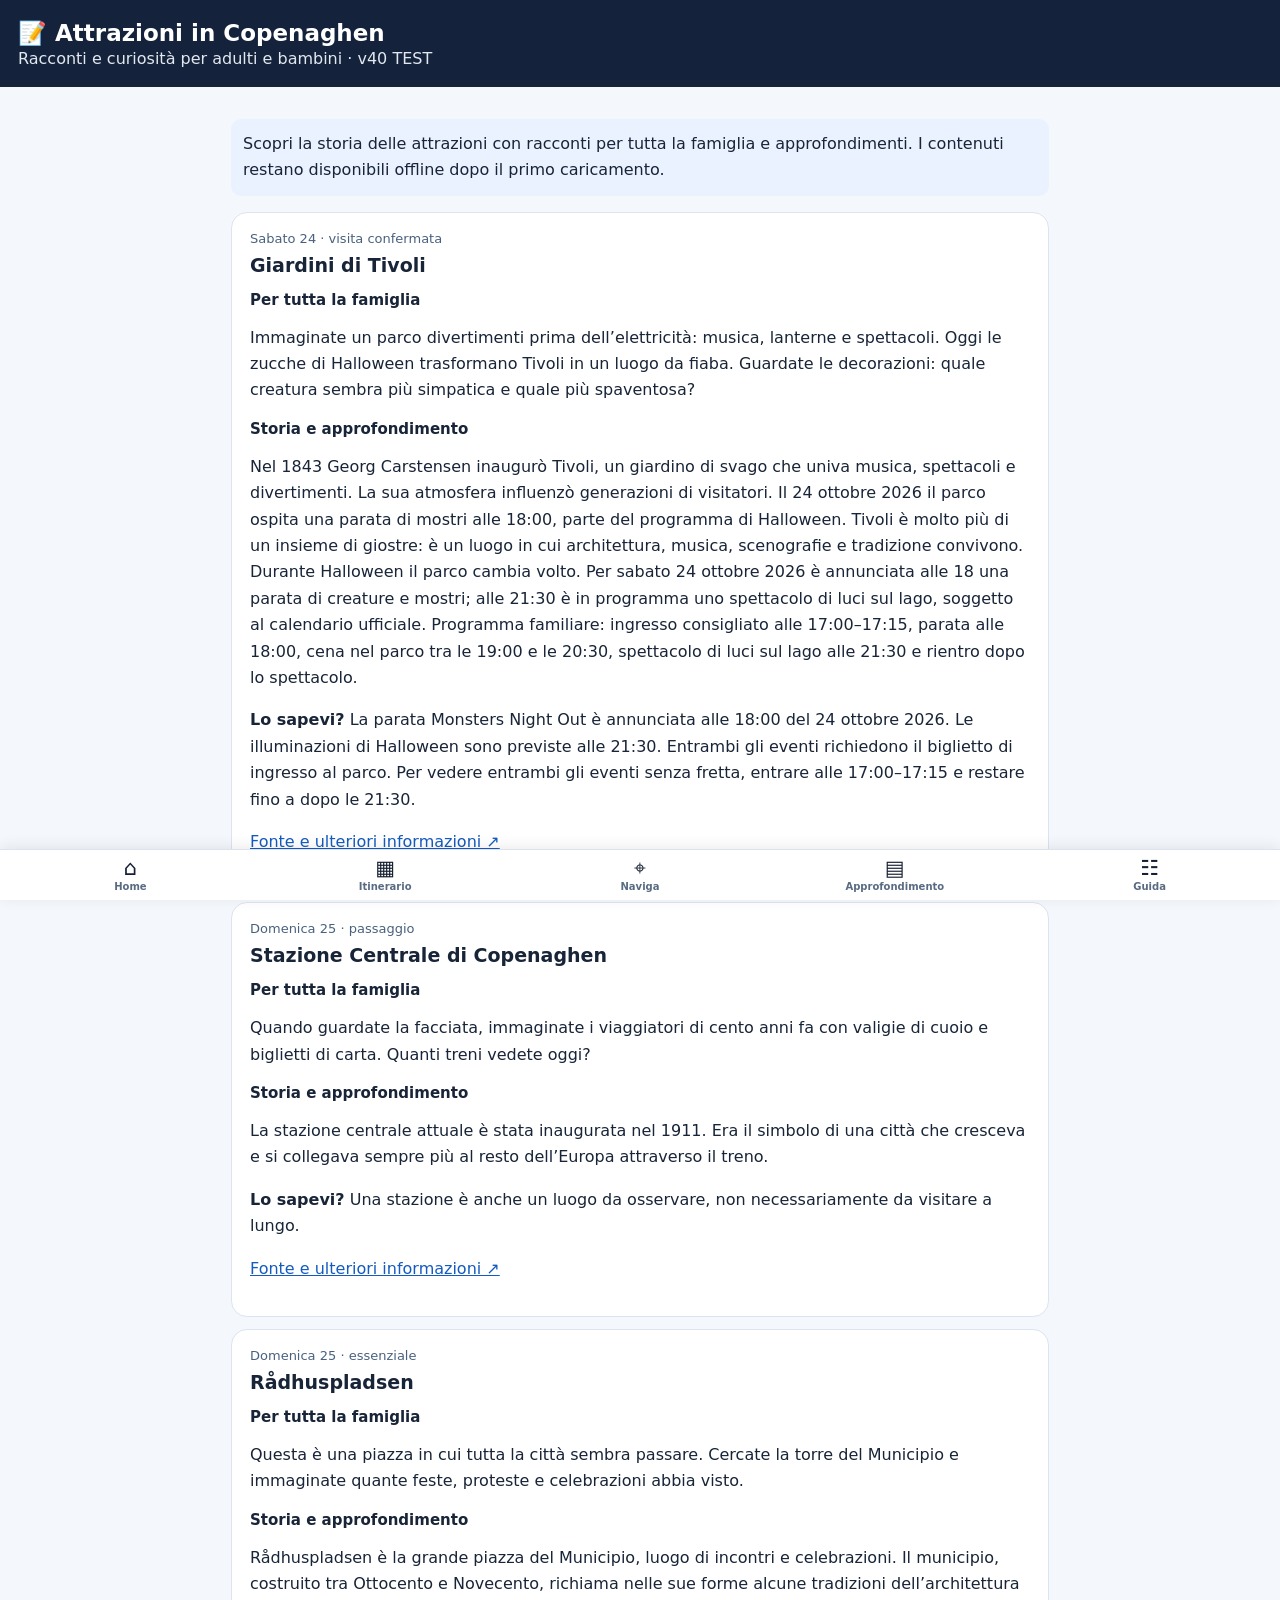
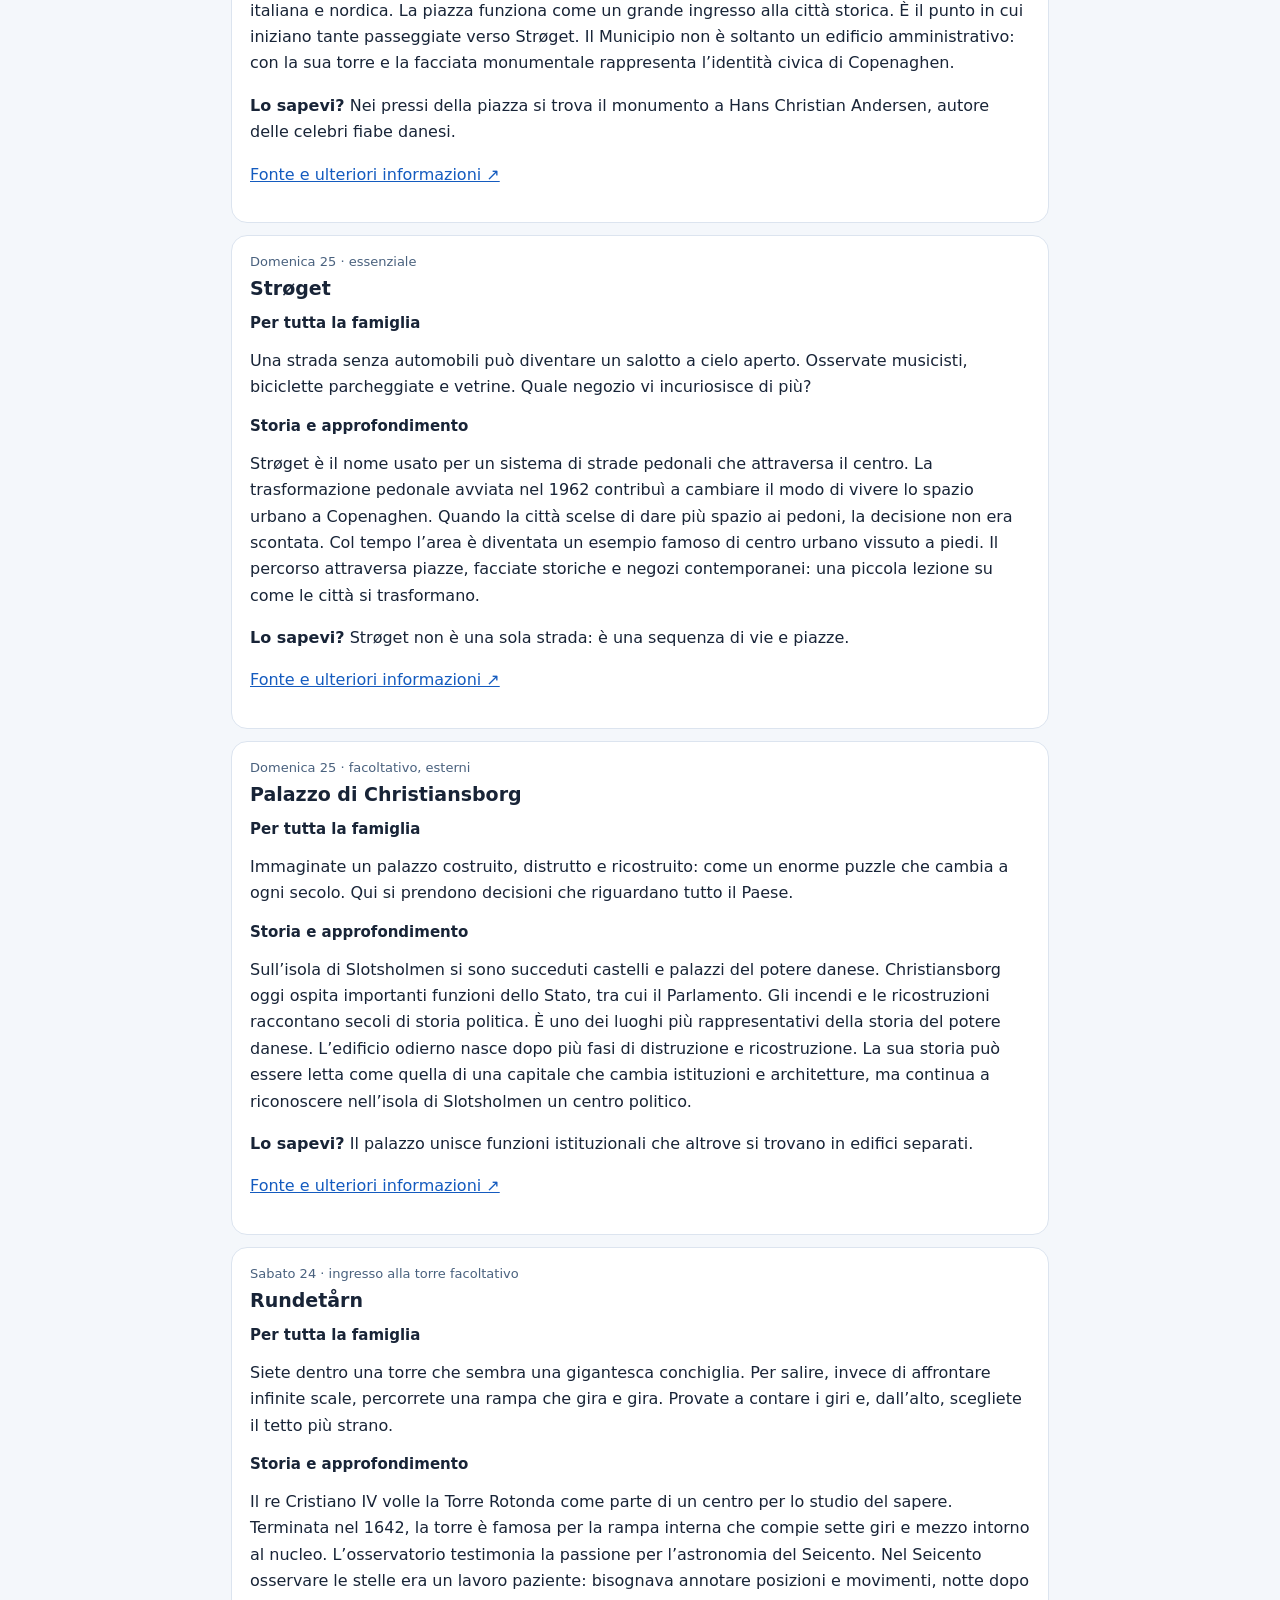
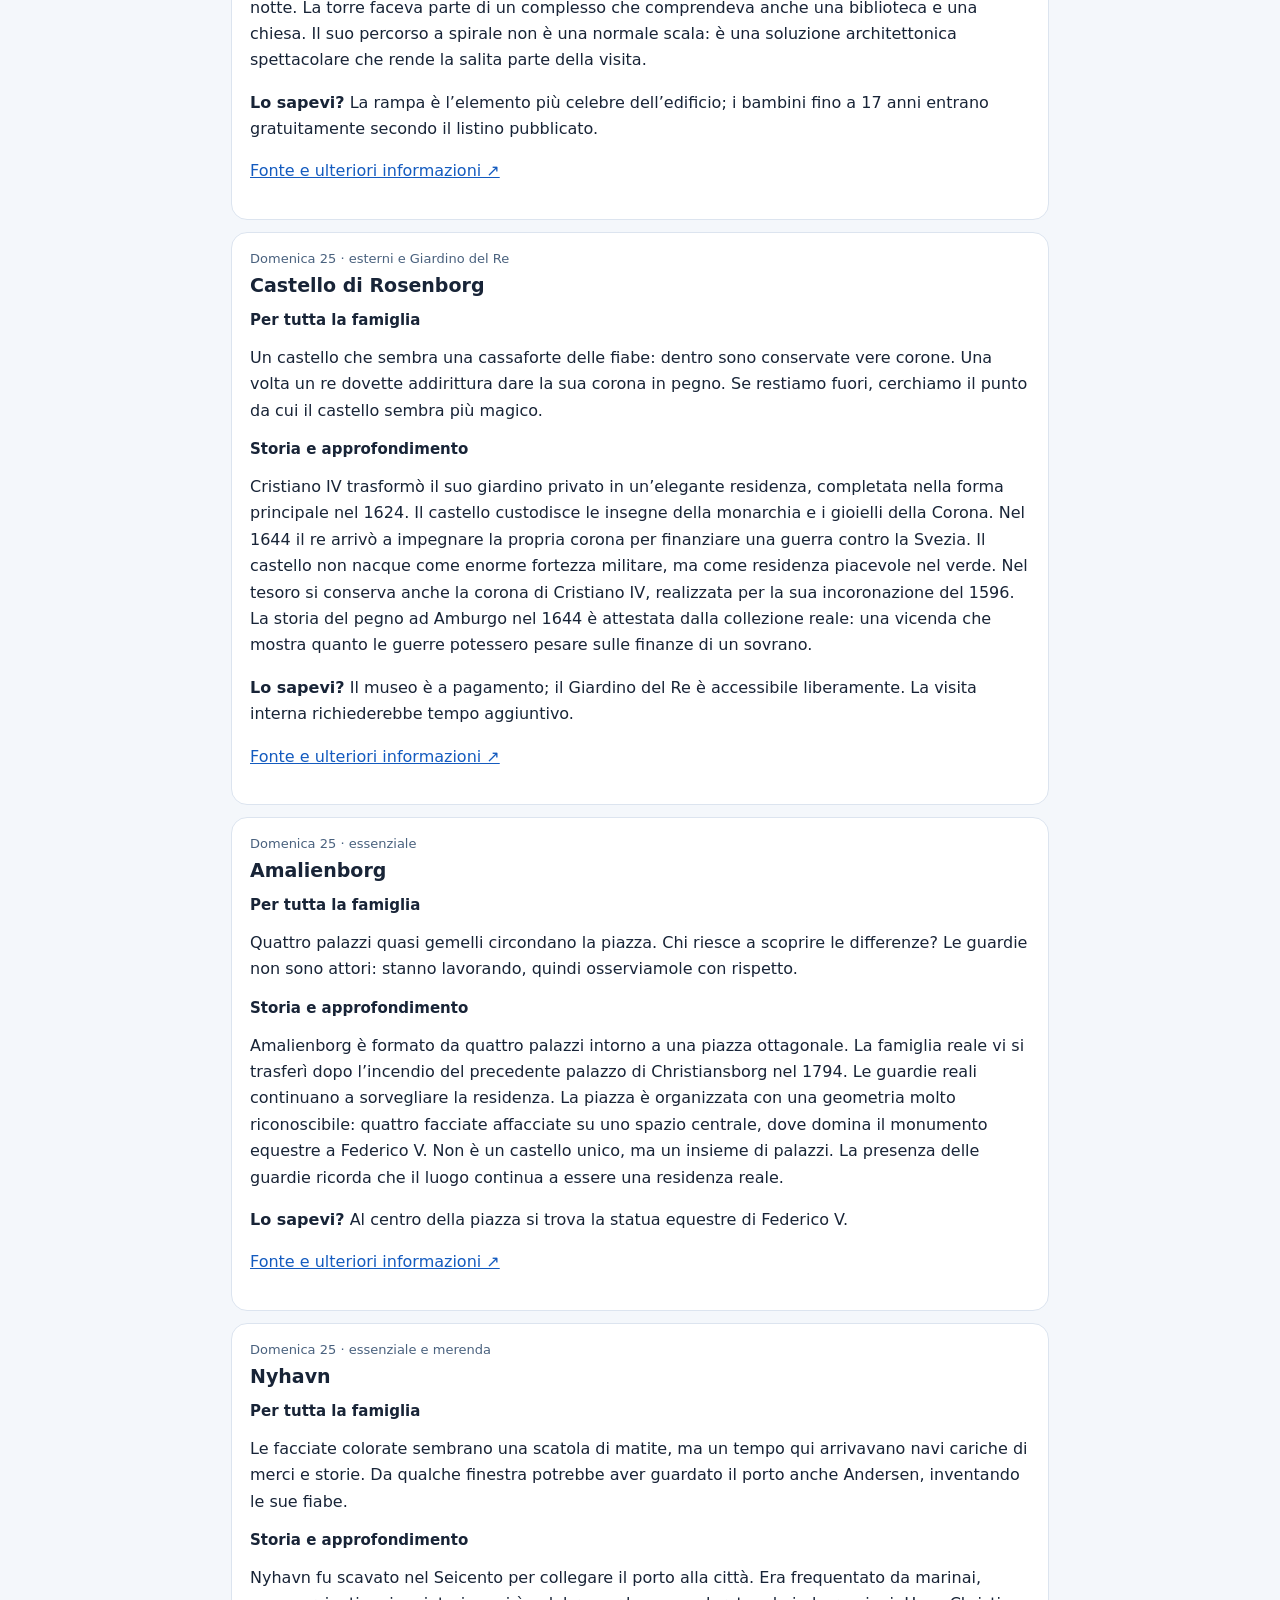
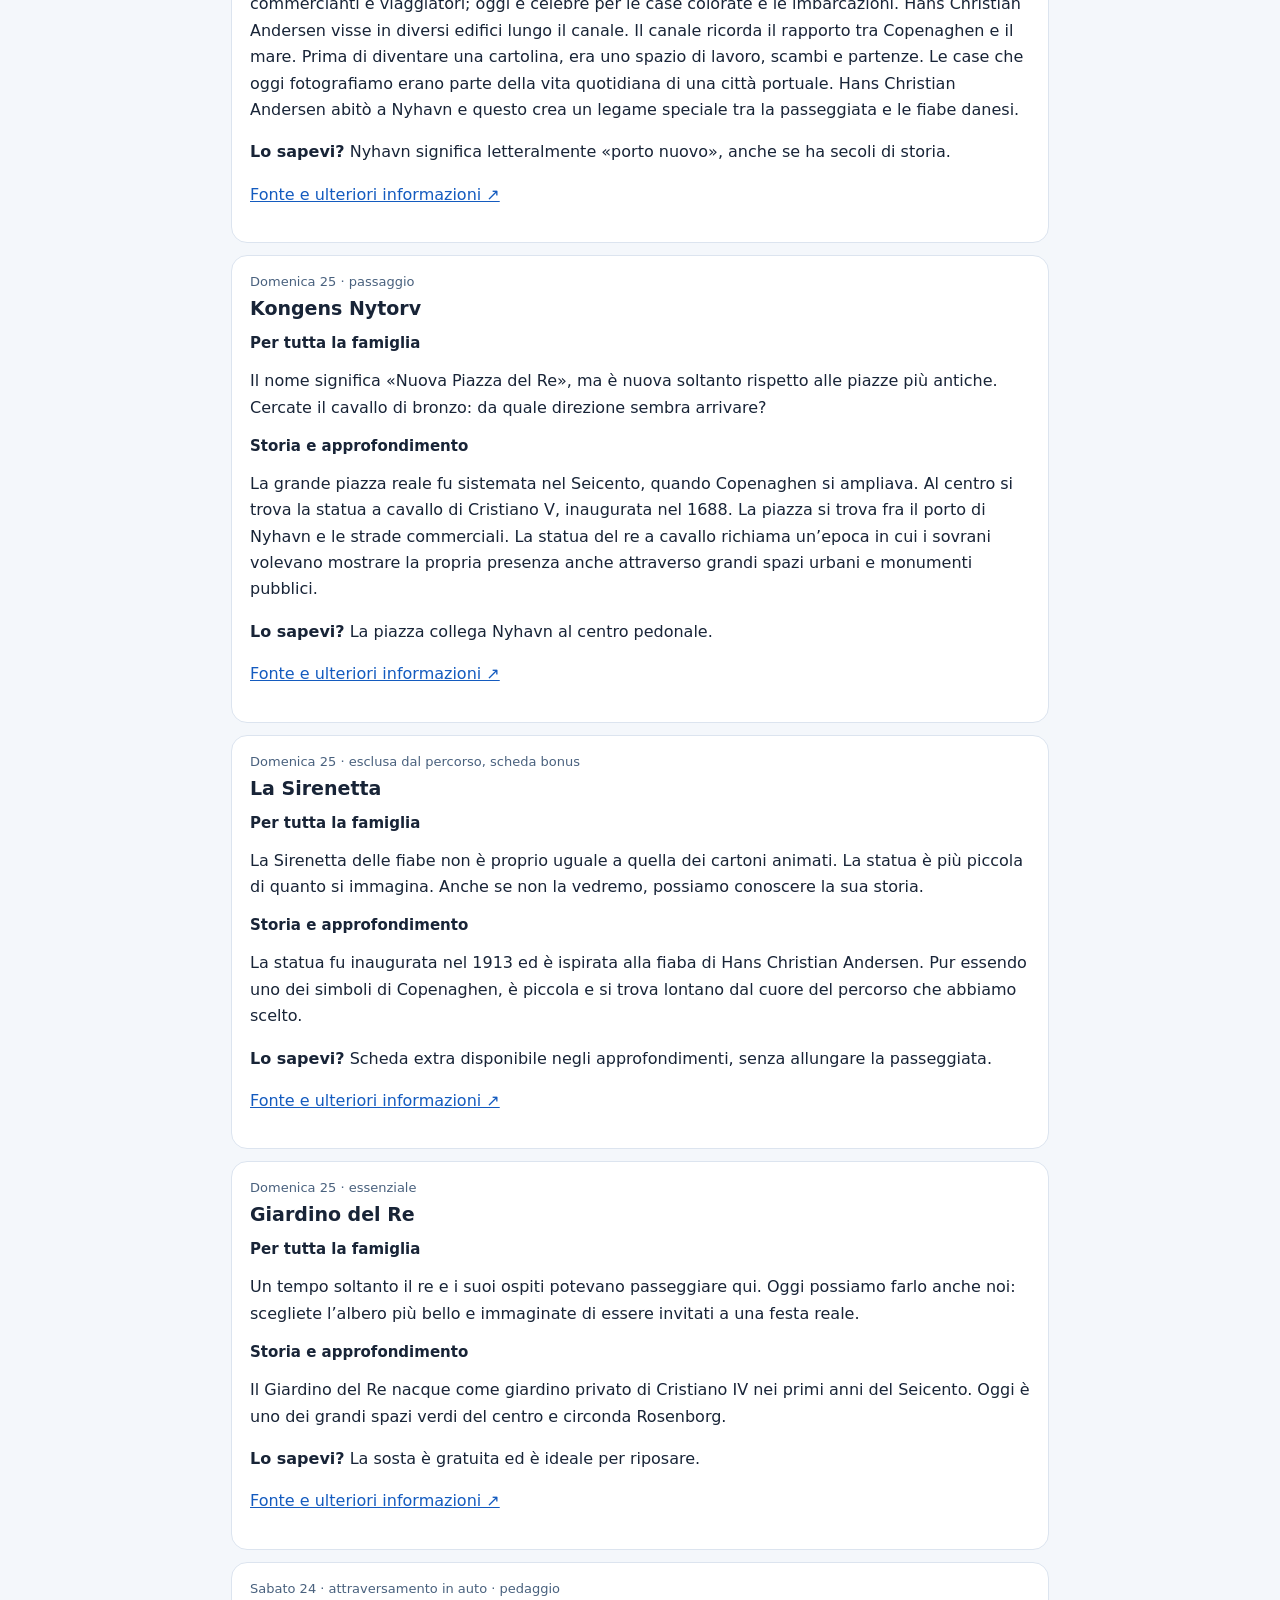
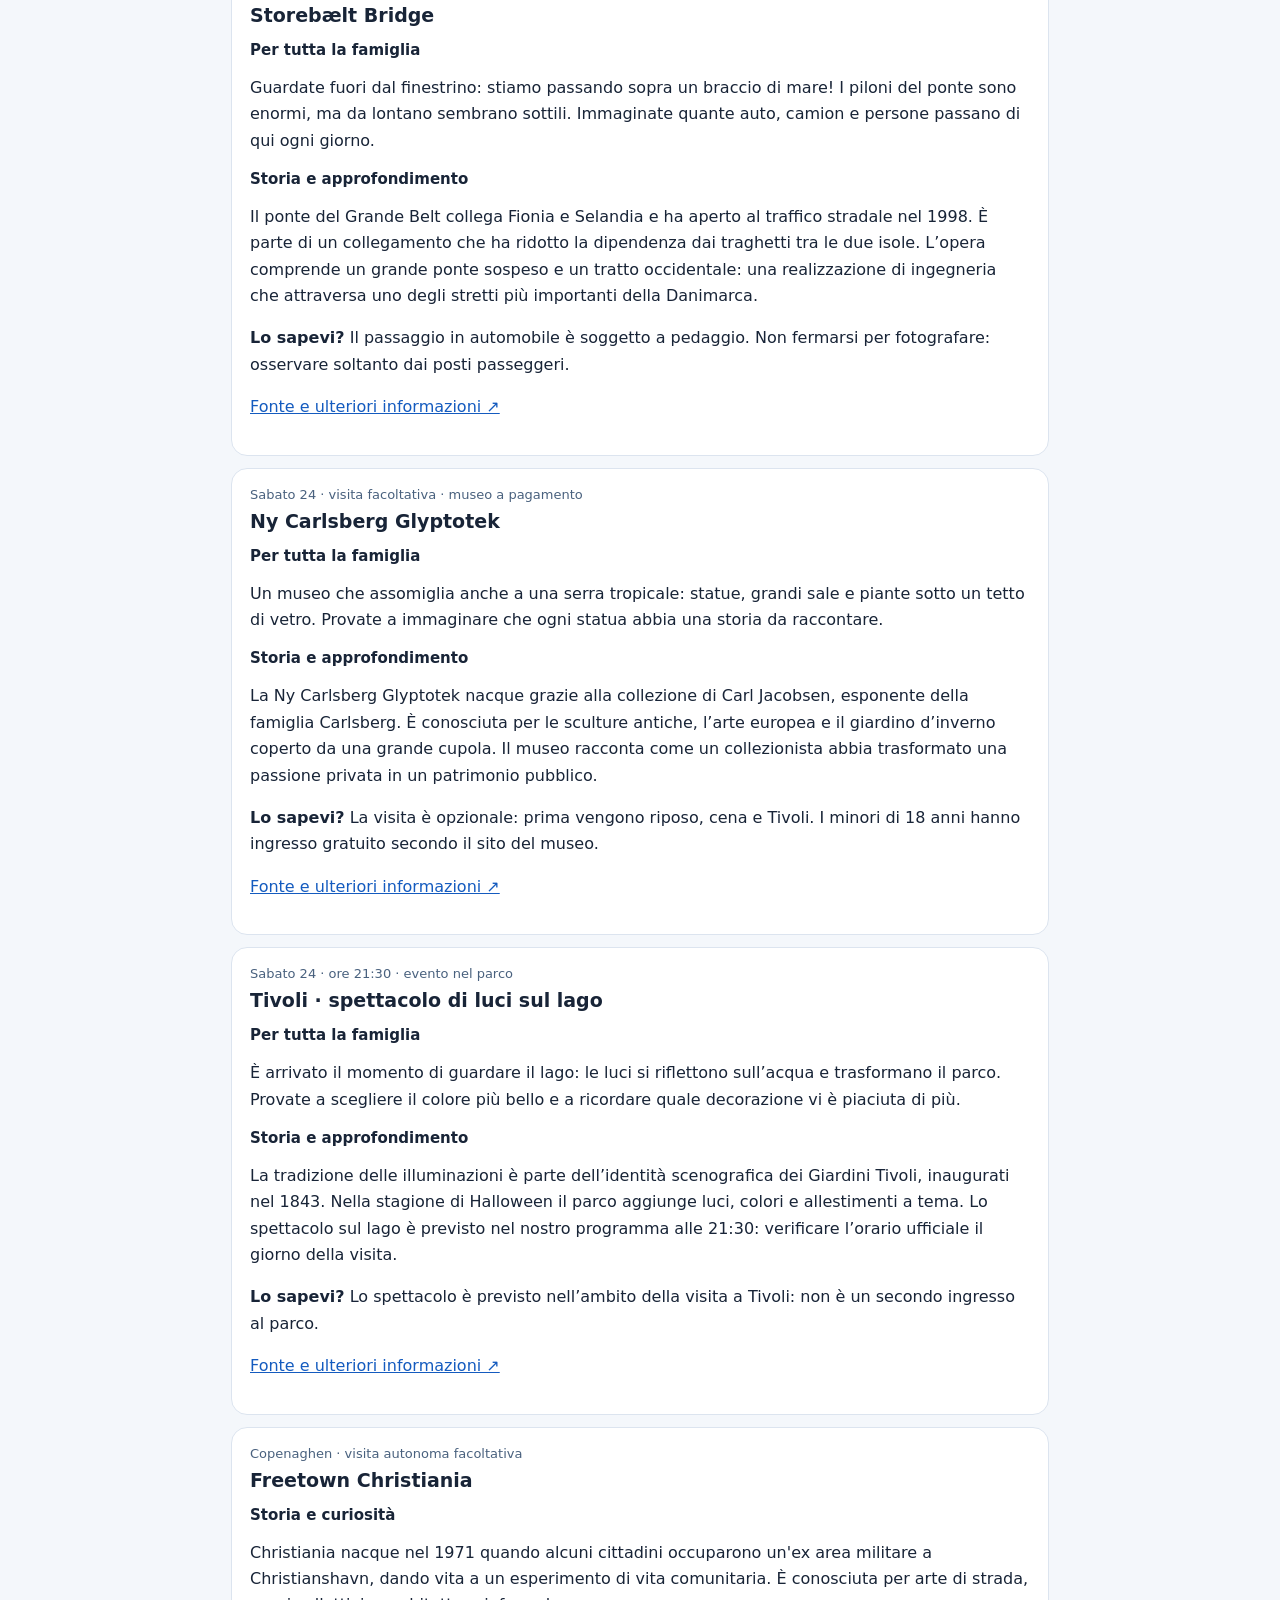
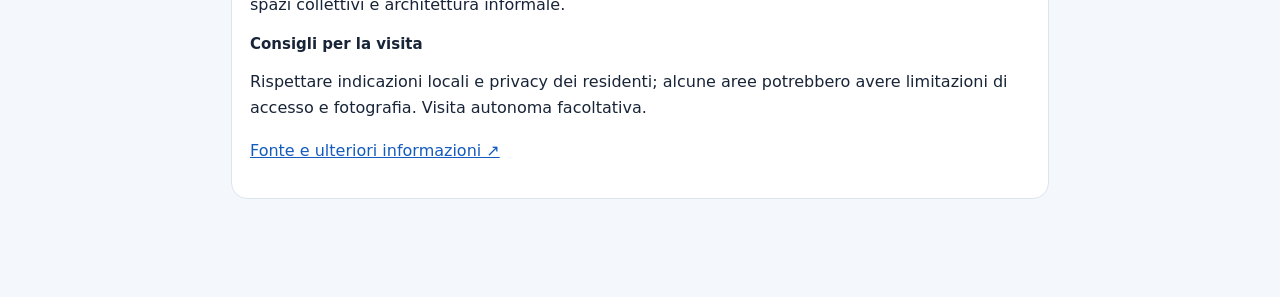
<file: approfondimento.html>
<!doctype html><html lang="it"><head><meta charset="utf-8"><meta name="viewport" content="width=device-width,initial-scale=1"><title>Attrazioni in Copenaghen · v40 TEST</title><link rel="stylesheet" href="theme.css"><script defer src="theme.js"></script><style>:root{font-family:system-ui,Arial,sans-serif;color:#182437;background:#f3f6fb}*{box-sizing:border-box}body{margin:0}.top{background:#14233b;color:white;padding:18px}main{max-width:850px;margin:auto;padding:16px}.card{background:white;border:1px solid #dce4ef;border-radius:16px;padding:18px;margin:12px 0;break-inside:avoid}.tag{color:#49617e;font-size:13px}h1{margin:0;font-size:23px}h2{font-size:19px;margin:8px 0}h3{font-size:15px;margin-bottom:4px}p{line-height:1.65}a{color:#145bbf}.note{background:#eaf2ff;padding:12px;border-radius:10px}article:target{outline:3px solid #f4ad42;scroll-margin-top:16px}@media print{.top,.note{display:none!important}body{background:white}.card{box-shadow:none;border:1px solid #aaa}main{max-width:none}}</style><meta name="color-scheme" content="light"><style>html{color-scheme:light!important}html,body{background-color:#f4f7fb}</style><style>/* v40 */a.navbtn,a.btn,a.action,.actions a,.actions a.secondary,a.video,button.primary,button.printbtn,.chips button,#refresh{background:#374151!important;color:#fff!important;border-color:#374151!important}</style><style id="unified-page-header">.travel-page-header{background:#14233b!important;color:#fff!important;padding:19px 18px!important;margin:0!important;border:0!important;border-radius:0!important;max-width:none!important}.travel-page-header h1{color:#fff!important;font-size:23px!important;line-height:1.3!important;margin:0!important;font-weight:750!important}.travel-page-header p,.travel-page-header .muted,.travel-page-header div{color:#e2e8f0!important}.travel-page-header p{margin:7px 0 0!important}header.top{background:#14233b!important;color:#fff!important}.travel-page-header+main{padding-top:16px!important}@media print{.travel-page-header{display:none!important}}</style></head><body><header class="top travel-page-header"><h1>📝 Attrazioni in Copenaghen</h1><div>Racconti e curiosità per adulti e bambini · v40 TEST</div></header><main><p class="note">Scopri la storia delle attrazioni con racconti per tutta la famiglia e approfondimenti. I contenuti restano disponibili offline dopo il primo caricamento.</p><article class="card" id="tappa-0" data-spot="Giardini di Tivoli"><div class="tag">Sabato 24 · visita confermata</div><h2>Giardini di Tivoli</h2><h3>Per tutta la famiglia</h3><p>Immaginate un parco divertimenti prima dell’elettricità: musica, lanterne e spettacoli. Oggi le zucche di Halloween trasformano Tivoli in un luogo da fiaba. Guardate le decorazioni: quale creatura sembra più simpatica e quale più spaventosa?</p><h3>Storia e approfondimento</h3><p>Nel 1843 Georg Carstensen inaugurò Tivoli, un giardino di svago che univa musica, spettacoli e divertimenti. La sua atmosfera influenzò generazioni di visitatori. Il 24 ottobre 2026 il parco ospita una parata di mostri alle 18:00, parte del programma di Halloween. Tivoli è molto più di un insieme di giostre: è un luogo in cui architettura, musica, scenografie e tradizione convivono. Durante Halloween il parco cambia volto. Per sabato 24 ottobre 2026 è annunciata alle 18 una parata di creature e mostri; alle 21:30 è in programma uno spettacolo di luci sul lago, soggetto al calendario ufficiale. Programma familiare: ingresso consigliato alle 17:00–17:15, parata alle 18:00, cena nel parco tra le 19:00 e le 20:30, spettacolo di luci sul lago alle 21:30 e rientro dopo lo spettacolo.</p><p><strong>Lo sapevi?</strong> La parata Monsters Night Out è annunciata alle 18:00 del 24 ottobre 2026. Le illuminazioni di Halloween sono previste alle 21:30. Entrambi gli eventi richiedono il biglietto di ingresso al parco. Per vedere entrambi gli eventi senza fretta, entrare alle 17:00–17:15 e restare fino a dopo le 21:30.</p><p><a target="_blank" rel="noopener" href="https://www.tivoli.dk/en/programme/events/monsters-night-out">Fonte e ulteriori informazioni ↗</a></p></article><article class="card" id="tappa-1" data-spot="Stazione Centrale di Copenaghen"><div class="tag">Domenica 25 · passaggio</div><h2>Stazione Centrale di Copenaghen</h2><h3>Per tutta la famiglia</h3><p>Quando guardate la facciata, immaginate i viaggiatori di cento anni fa con valigie di cuoio e biglietti di carta. Quanti treni vedete oggi?</p><h3>Storia e approfondimento</h3><p>La stazione centrale attuale è stata inaugurata nel 1911. Era il simbolo di una città che cresceva e si collegava sempre più al resto dell’Europa attraverso il treno. </p><p><strong>Lo sapevi?</strong> Una stazione è anche un luogo da osservare, non necessariamente da visitare a lungo.</p><p><a target="_blank" rel="noopener" href="https://www.visitcopenhagen.com/">Fonte e ulteriori informazioni ↗</a></p></article><article class="card" id="tappa-2" data-spot="Rådhuspladsen"><div class="tag">Domenica 25 · essenziale</div><h2>Rådhuspladsen</h2><h3>Per tutta la famiglia</h3><p>Questa è una piazza in cui tutta la città sembra passare. Cercate la torre del Municipio e immaginate quante feste, proteste e celebrazioni abbia visto.</p><h3>Storia e approfondimento</h3><p>Rådhuspladsen è la grande piazza del Municipio, luogo di incontri e celebrazioni. Il municipio, costruito tra Ottocento e Novecento, richiama nelle sue forme alcune tradizioni dell’architettura italiana e nordica. La piazza funziona come un grande ingresso alla città storica. È il punto in cui iniziano tante passeggiate verso Strøget. Il Municipio non è soltanto un edificio amministrativo: con la sua torre e la facciata monumentale rappresenta l’identità civica di Copenaghen.</p><p><strong>Lo sapevi?</strong> Nei pressi della piazza si trova il monumento a Hans Christian Andersen, autore delle celebri fiabe danesi.</p><p><a target="_blank" rel="noopener" href="https://www.visitcopenhagen.com/">Fonte e ulteriori informazioni ↗</a></p></article><article class="card" id="tappa-3" data-spot="Strøget"><div class="tag">Domenica 25 · essenziale</div><h2>Strøget</h2><h3>Per tutta la famiglia</h3><p>Una strada senza automobili può diventare un salotto a cielo aperto. Osservate musicisti, biciclette parcheggiate e vetrine. Quale negozio vi incuriosisce di più?</p><h3>Storia e approfondimento</h3><p>Strøget è il nome usato per un sistema di strade pedonali che attraversa il centro. La trasformazione pedonale avviata nel 1962 contribuì a cambiare il modo di vivere lo spazio urbano a Copenaghen. Quando la città scelse di dare più spazio ai pedoni, la decisione non era scontata. Col tempo l’area è diventata un esempio famoso di centro urbano vissuto a piedi. Il percorso attraversa piazze, facciate storiche e negozi contemporanei: una piccola lezione su come le città si trasformano.</p><p><strong>Lo sapevi?</strong> Strøget non è una sola strada: è una sequenza di vie e piazze.</p><p><a target="_blank" rel="noopener" href="https://www.visitcopenhagen.com/">Fonte e ulteriori informazioni ↗</a></p></article><article class="card" id="tappa-4" data-spot="Palazzo di Christiansborg"><div class="tag">Domenica 25 · facoltativo, esterni</div><h2>Palazzo di Christiansborg</h2><h3>Per tutta la famiglia</h3><p>Immaginate un palazzo costruito, distrutto e ricostruito: come un enorme puzzle che cambia a ogni secolo. Qui si prendono decisioni che riguardano tutto il Paese.</p><h3>Storia e approfondimento</h3><p>Sull’isola di Slotsholmen si sono succeduti castelli e palazzi del potere danese. Christiansborg oggi ospita importanti funzioni dello Stato, tra cui il Parlamento. Gli incendi e le ricostruzioni raccontano secoli di storia politica. È uno dei luoghi più rappresentativi della storia del potere danese. L’edificio odierno nasce dopo più fasi di distruzione e ricostruzione. La sua storia può essere letta come quella di una capitale che cambia istituzioni e architetture, ma continua a riconoscere nell’isola di Slotsholmen un centro politico.</p><p><strong>Lo sapevi?</strong> Il palazzo unisce funzioni istituzionali che altrove si trovano in edifici separati.</p><p><a target="_blank" rel="noopener" href="https://www.christiansborg.dk/">Fonte e ulteriori informazioni ↗</a></p></article><article class="card" id="tappa-5" data-spot="Rundetårn"><div class="tag">Sabato 24 · ingresso alla torre facoltativo</div><h2>Rundetårn</h2><h3>Per tutta la famiglia</h3><p>Siete dentro una torre che sembra una gigantesca conchiglia. Per salire, invece di affrontare infinite scale, percorrete una rampa che gira e gira. Provate a contare i giri e, dall’alto, scegliete il tetto più strano.</p><h3>Storia e approfondimento</h3><p>Il re Cristiano IV volle la Torre Rotonda come parte di un centro per lo studio del sapere. Terminata nel 1642, la torre è famosa per la rampa interna che compie sette giri e mezzo intorno al nucleo. L’osservatorio testimonia la passione per l’astronomia del Seicento. Nel Seicento osservare le stelle era un lavoro paziente: bisognava annotare posizioni e movimenti, notte dopo notte. La torre faceva parte di un complesso che comprendeva anche una biblioteca e una chiesa. Il suo percorso a spirale non è una normale scala: è una soluzione architettonica spettacolare che rende la salita parte della visita.</p><p><strong>Lo sapevi?</strong> La rampa è l’elemento più celebre dell’edificio; i bambini fino a 17 anni entrano gratuitamente secondo il listino pubblicato.</p><p><a target="_blank" rel="noopener" href="https://www.rundetaarn.dk/en/intro/the-spiral-ramp/">Fonte e ulteriori informazioni ↗</a></p></article><article class="card" id="tappa-6" data-spot="Castello di Rosenborg"><div class="tag">Domenica 25 · esterni e Giardino del Re</div><h2>Castello di Rosenborg</h2><h3>Per tutta la famiglia</h3><p>Un castello che sembra una cassaforte delle fiabe: dentro sono conservate vere corone. Una volta un re dovette addirittura dare la sua corona in pegno. Se restiamo fuori, cerchiamo il punto da cui il castello sembra più magico.</p><h3>Storia e approfondimento</h3><p>Cristiano IV trasformò il suo giardino privato in un’elegante residenza, completata nella forma principale nel 1624. Il castello custodisce le insegne della monarchia e i gioielli della Corona. Nel 1644 il re arrivò a impegnare la propria corona per finanziare una guerra contro la Svezia. Il castello non nacque come enorme fortezza militare, ma come residenza piacevole nel verde. Nel tesoro si conserva anche la corona di Cristiano IV, realizzata per la sua incoronazione del 1596. La storia del pegno ad Amburgo nel 1644 è attestata dalla collezione reale: una vicenda che mostra quanto le guerre potessero pesare sulle finanze di un sovrano.</p><p><strong>Lo sapevi?</strong> Il museo è a pagamento; il Giardino del Re è accessibile liberamente. La visita interna richiederebbe tempo aggiuntivo.</p><p><a target="_blank" rel="noopener" href="https://denkongeligesamling.dk/en/rosenborg/">Fonte e ulteriori informazioni ↗</a></p></article><article class="card" id="tappa-7" data-spot="Amalienborg"><div class="tag">Domenica 25 · essenziale</div><h2>Amalienborg</h2><h3>Per tutta la famiglia</h3><p>Quattro palazzi quasi gemelli circondano la piazza. Chi riesce a scoprire le differenze? Le guardie non sono attori: stanno lavorando, quindi osserviamole con rispetto.</p><h3>Storia e approfondimento</h3><p>Amalienborg è formato da quattro palazzi intorno a una piazza ottagonale. La famiglia reale vi si trasferì dopo l’incendio del precedente palazzo di Christiansborg nel 1794. Le guardie reali continuano a sorvegliare la residenza. La piazza è organizzata con una geometria molto riconoscibile: quattro facciate affacciate su uno spazio centrale, dove domina il monumento equestre a Federico V. Non è un castello unico, ma un insieme di palazzi. La presenza delle guardie ricorda che il luogo continua a essere una residenza reale.</p><p><strong>Lo sapevi?</strong> Al centro della piazza si trova la statua equestre di Federico V.</p><p><a target="_blank" rel="noopener" href="https://denkongeligesamling.dk/en/amalienborg/">Fonte e ulteriori informazioni ↗</a></p></article><article class="card" id="tappa-8" data-spot="Nyhavn"><div class="tag">Domenica 25 · essenziale e merenda</div><h2>Nyhavn</h2><h3>Per tutta la famiglia</h3><p>Le facciate colorate sembrano una scatola di matite, ma un tempo qui arrivavano navi cariche di merci e storie. Da qualche finestra potrebbe aver guardato il porto anche Andersen, inventando le sue fiabe.</p><h3>Storia e approfondimento</h3><p>Nyhavn fu scavato nel Seicento per collegare il porto alla città. Era frequentato da marinai, commercianti e viaggiatori; oggi è celebre per le case colorate e le imbarcazioni. Hans Christian Andersen visse in diversi edifici lungo il canale. Il canale ricorda il rapporto tra Copenaghen e il mare. Prima di diventare una cartolina, era uno spazio di lavoro, scambi e partenze. Le case che oggi fotografiamo erano parte della vita quotidiana di una città portuale. Hans Christian Andersen abitò a Nyhavn e questo crea un legame speciale tra la passeggiata e le fiabe danesi.</p><p><strong>Lo sapevi?</strong> Nyhavn significa letteralmente «porto nuovo», anche se ha secoli di storia.</p><p><a target="_blank" rel="noopener" href="https://www.visitcopenhagen.com/">Fonte e ulteriori informazioni ↗</a></p></article><article class="card" id="tappa-9" data-spot="Kongens Nytorv"><div class="tag">Domenica 25 · passaggio</div><h2>Kongens Nytorv</h2><h3>Per tutta la famiglia</h3><p>Il nome significa «Nuova Piazza del Re», ma è nuova soltanto rispetto alle piazze più antiche. Cercate il cavallo di bronzo: da quale direzione sembra arrivare?</p><h3>Storia e approfondimento</h3><p>La grande piazza reale fu sistemata nel Seicento, quando Copenaghen si ampliava. Al centro si trova la statua a cavallo di Cristiano V, inaugurata nel 1688. La piazza si trova fra il porto di Nyhavn e le strade commerciali. La statua del re a cavallo richiama un’epoca in cui i sovrani volevano mostrare la propria presenza anche attraverso grandi spazi urbani e monumenti pubblici.</p><p><strong>Lo sapevi?</strong> La piazza collega Nyhavn al centro pedonale.</p><p><a target="_blank" rel="noopener" href="https://www.visitcopenhagen.com/">Fonte e ulteriori informazioni ↗</a></p></article><article class="card" id="tappa-10" data-spot="La Sirenetta"><div class="tag">Domenica 25 · esclusa dal percorso, scheda bonus</div><h2>La Sirenetta</h2><h3>Per tutta la famiglia</h3><p>La Sirenetta delle fiabe non è proprio uguale a quella dei cartoni animati. La statua è più piccola di quanto si immagina. Anche se non la vedremo, possiamo conoscere la sua storia.</p><h3>Storia e approfondimento</h3><p>La statua fu inaugurata nel 1913 ed è ispirata alla fiaba di Hans Christian Andersen. Pur essendo uno dei simboli di Copenaghen, è piccola e si trova lontano dal cuore del percorso che abbiamo scelto. </p><p><strong>Lo sapevi?</strong> Scheda extra disponibile negli approfondimenti, senza allungare la passeggiata.</p><p><a target="_blank" rel="noopener" href="https://www.visitcopenhagen.com/">Fonte e ulteriori informazioni ↗</a></p></article><article class="card" id="tappa-11" data-spot="Giardino del Re"><div class="tag">Domenica 25 · essenziale</div><h2>Giardino del Re</h2><h3>Per tutta la famiglia</h3><p>Un tempo soltanto il re e i suoi ospiti potevano passeggiare qui. Oggi possiamo farlo anche noi: scegliete l’albero più bello e immaginate di essere invitati a una festa reale.</p><h3>Storia e approfondimento</h3><p>Il Giardino del Re nacque come giardino privato di Cristiano IV nei primi anni del Seicento. Oggi è uno dei grandi spazi verdi del centro e circonda Rosenborg. </p><p><strong>Lo sapevi?</strong> La sosta è gratuita ed è ideale per riposare.</p><p><a target="_blank" rel="noopener" href="https://denkongeligesamling.dk/en/rosenborg/">Fonte e ulteriori informazioni ↗</a></p></article><article class="card" id="tappa-12" data-spot="Storebælt Bridge"><div class="tag">Sabato 24 · attraversamento in auto · pedaggio</div><h2>Storebælt Bridge</h2><h3>Per tutta la famiglia</h3><p>Guardate fuori dal finestrino: stiamo passando sopra un braccio di mare! I piloni del ponte sono enormi, ma da lontano sembrano sottili. Immaginate quante auto, camion e persone passano di qui ogni giorno.</p><h3>Storia e approfondimento</h3><p>Il ponte del Grande Belt collega Fionia e Selandia e ha aperto al traffico stradale nel 1998. È parte di un collegamento che ha ridotto la dipendenza dai traghetti tra le due isole. L’opera comprende un grande ponte sospeso e un tratto occidentale: una realizzazione di ingegneria che attraversa uno degli stretti più importanti della Danimarca.</p><p><strong>Lo sapevi?</strong> Il passaggio in automobile è soggetto a pedaggio. Non fermarsi per fotografare: osservare soltanto dai posti passeggeri.</p><p><a target="_blank" rel="noopener" href="https://www.storebaelt.dk/en/">Fonte e ulteriori informazioni ↗</a></p></article><article class="card" id="tappa-13" data-spot="Ny Carlsberg Glyptotek"><div class="tag">Sabato 24 · visita facoltativa · museo a pagamento</div><h2>Ny Carlsberg Glyptotek</h2><h3>Per tutta la famiglia</h3><p>Un museo che assomiglia anche a una serra tropicale: statue, grandi sale e piante sotto un tetto di vetro. Provate a immaginare che ogni statua abbia una storia da raccontare.</p><h3>Storia e approfondimento</h3><p>La Ny Carlsberg Glyptotek nacque grazie alla collezione di Carl Jacobsen, esponente della famiglia Carlsberg. È conosciuta per le sculture antiche, l’arte europea e il giardino d’inverno coperto da una grande cupola. Il museo racconta come un collezionista abbia trasformato una passione privata in un patrimonio pubblico.</p><p><strong>Lo sapevi?</strong> La visita è opzionale: prima vengono riposo, cena e Tivoli. I minori di 18 anni hanno ingresso gratuito secondo il sito del museo.</p><p><a target="_blank" rel="noopener" href="https://glyptoteket.com/visit/visit-with-children">Fonte e ulteriori informazioni ↗</a></p></article><article class="card" id="tappa-14" data-spot="Tivoli · spettacolo di luci sul lago"><div class="tag">Sabato 24 · ore 21:30 · evento nel parco</div><h2>Tivoli · spettacolo di luci sul lago</h2><h3>Per tutta la famiglia</h3><p>È arrivato il momento di guardare il lago: le luci si riflettono sull’acqua e trasformano il parco. Provate a scegliere il colore più bello e a ricordare quale decorazione vi è piaciuta di più.</p><h3>Storia e approfondimento</h3><p>La tradizione delle illuminazioni è parte dell’identità scenografica dei Giardini Tivoli, inaugurati nel 1843. Nella stagione di Halloween il parco aggiunge luci, colori e allestimenti a tema. Lo spettacolo sul lago è previsto nel nostro programma alle 21:30: verificare l’orario ufficiale il giorno della visita.</p><p><strong>Lo sapevi?</strong> Lo spettacolo è previsto nell’ambito della visita a Tivoli: non è un secondo ingresso al parco.</p><p><a target="_blank" rel="noopener" href="https://www.tivoli.dk/en/opening-hours-and-seasons/halloween-in-tivoli">Fonte e ulteriori informazioni ↗</a></p></article><article class="card" id="christiania"><div class="tag">Copenaghen · visita autonoma facoltativa</div><h2>Freetown Christiania</h2><h3>Storia e curiosità</h3><p>Christiania nacque nel 1971 quando alcuni cittadini occuparono un'ex area militare a Christianshavn, dando vita a un esperimento di vita comunitaria. È conosciuta per arte di strada, spazi collettivi e architettura informale.</p><h3>Consigli per la visita</h3><p>Rispettare indicazioni locali e privacy dei residenti; alcune aree potrebbero avere limitazioni di accesso e fotografia. Visita autonoma facoltativa.</p><p><a target="_blank" rel="noopener" href="https://www.christiania.org/">Fonte e ulteriori informazioni ↗</a></p></article></main><script>(function(){const spot=new URLSearchParams(location.search).get('spot');if(spot){const el=[...document.querySelectorAll('[data-spot]')].find(e=>e.dataset.spot===spot);if(el){requestAnimationFrame(()=>{el.scrollIntoView({block:'start'});el.style.outline='3px solid #f4ad42'})}}if('serviceWorker' in navigator&&location.protocol.startsWith('http'))navigator.serviceWorker.register('./sw.js').catch(()=>{});})();</script></body></html>
</file>
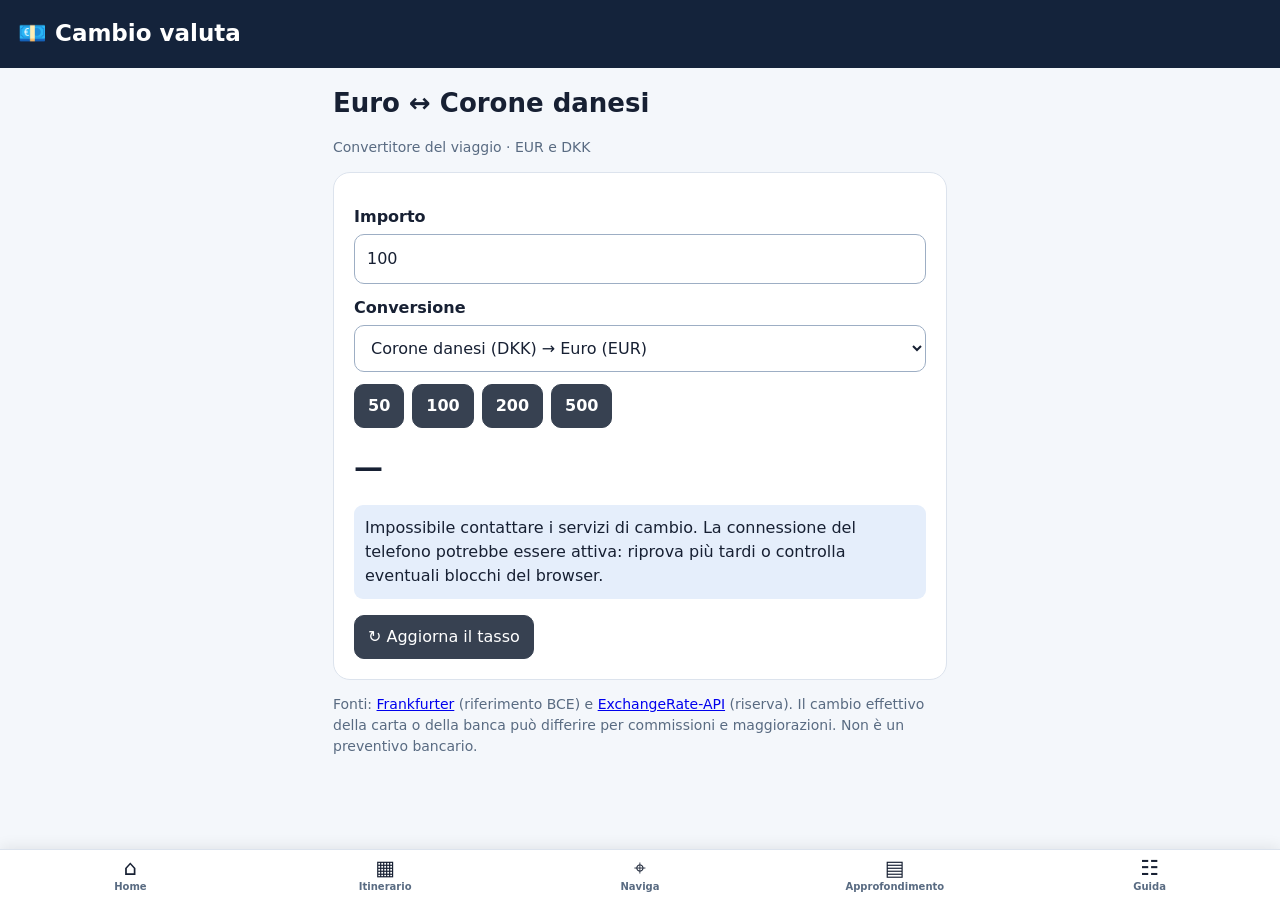
<file: cambio.html>
<!doctype html><html lang="it"><head><meta charset="utf-8"><meta name="viewport" content="width=device-width,initial-scale=1"><title>Cambio EUR / DKK · v40 TEST</title><link rel="stylesheet" href="theme.css"><script defer src="theme.js"></script><style>:root{--bg:#f4f7fb;--ink:#172033;--card:#fff;--muted:#596b82;--line:#dce3ed}*{box-sizing:border-box}body{margin:0;background:var(--bg);color:var(--ink);font:16px/1.5 system-ui,Arial}header{background:#15243c;color:white;padding:16px}header a{color:white}main{max-width:650px;margin:auto;padding:18px}.card{background:var(--card);border:1px solid var(--line);border-radius:17px;padding:20px;margin:12px 0}h1{font-size:26px;margin:0 0 8px}label{display:block;font-weight:750;margin:12px 0 5px}input,select{width:100%;font:inherit;padding:12px;border:1px solid #9daec4;border-radius:10px;background:var(--card);color:var(--ink)}.result{font-size:29px;font-weight:800;margin:18px 0 6px;overflow-wrap:anywhere}.muted{color:var(--muted);font-size:14px}button{font:inherit;padding:9px 13px;border-radius:10px;border:1px solid #9daec4;background:var(--card);color:var(--ink);cursor:pointer}.chips{display:flex;gap:8px;flex-wrap:wrap;margin:12px 0}.chips button{font-weight:700}.status{padding:11px;border-radius:9px;background:#e5eefb;color:#172033}</style><meta name="color-scheme" content="light"><style>html{color-scheme:light!important}html,body{background-color:#f4f7fb}</style><style>/* v40 */a.navbtn,a.btn,a.action,.actions a,.actions a.secondary,a.video,button.primary,button.printbtn,.chips button,#refresh{background:#374151!important;color:#fff!important;border-color:#374151!important}</style><style id="unified-page-header">.travel-page-header{background:#14233b!important;color:#fff!important;padding:19px 18px!important;margin:0!important;border:0!important;border-radius:0!important;max-width:none!important}.travel-page-header h1{color:#fff!important;font-size:23px!important;line-height:1.3!important;margin:0!important;font-weight:750!important}.travel-page-header p,.travel-page-header .muted,.travel-page-header div{color:#e2e8f0!important}.travel-page-header p{margin:7px 0 0!important}header.top{background:#14233b!important;color:#fff!important}.travel-page-header+main{padding-top:16px!important}@media print{.travel-page-header{display:none!important}}</style></head><body><header class="travel-page-header"><h1>💶 Cambio valuta</h1></header><main><h1>Euro ↔ Corone danesi</h1><p class="muted">Convertitore del viaggio · EUR e DKK</p><div class="card"><label for="amount">Importo</label><input id="amount" type="number" min="0" step="any" value="100" inputmode="decimal"><label for="direction">Conversione</label><select id="direction"><option value="DKK-EUR">Corone danesi (DKK) → Euro (EUR)</option><option value="EUR-DKK">Euro (EUR) → Corone danesi (DKK)</option></select><div class="chips"><button data-amount="50">50</button><button data-amount="100">100</button><button data-amount="200">200</button><button data-amount="500">500</button></div><div id="result" class="result" aria-live="polite">—</div><div id="rate" class="muted"></div><p id="status" class="status" role="status">Recupero il tasso aggiornato…</p><button id="refresh" type="button">↻ Aggiorna il tasso</button></div><p class="muted">Fonti: <a href="https://frankfurter.dev/" target="_blank" rel="noopener">Frankfurter</a> (riferimento BCE) e <a href="https://www.exchangerate-api.com/" target="_blank" rel="noopener">ExchangeRate-API</a> (riserva). Il cambio effettivo della carta o della banca può differire per commissioni e maggiorazioni. Non è un preventivo bancario.</p></main><script>
const A=document.getElementById('amount'),D=document.getElementById('direction'),R=document.getElementById('result'),T=document.getElementById('rate'),S=document.getElementById('status');let current=null;const KEY='billund-eur-dkk-rate';function render(){const n=Number(A.value);if(!current||!Number.isFinite(n)||n<0){R.textContent='—';return}const forward=D.value==='EUR-DKK',out=forward?n*current.rate:n/current.rate;R.textContent=new Intl.NumberFormat('it-IT',{style:'currency',currency:forward?'DKK':'EUR'}).format(out);T.textContent='1 EUR = '+current.rate.toFixed(5)+' DKK · tasso del '+current.date}function useSaved(){try{const c=JSON.parse(localStorage.getItem(KEY));if(c&&Number.isFinite(c.rate)&&c.rate>0&&/^\d{4}-\d{2}-\d{2}$/.test(c.date)){current=c;S.textContent='Modalità offline: ultimo tasso salvato ('+c.date+').';render();return true}}catch(e){}return false}async function getRate(){
 const sources=[
  {name:'Frankfurter',url:'https://api.frankfurter.dev/v1/latest?base=EUR&symbols=DKK',read:d=>({rate:Number(d.rates?.DKK),date:d.date})},
  {name:'ExchangeRate-API',url:'https://open.er-api.com/v6/latest/EUR',read:d=>({rate:Number(d.rates?.DKK),date:d.time_last_update_utc?new Date(d.time_last_update_utc).toISOString().slice(0,10):new Date().toISOString().slice(0,10)})}
 ];
 let errors=[];
 for(const source of sources){
  try{
   const controller=new AbortController();const timer=setTimeout(()=>controller.abort(),7000);
   let response;try{response=await fetch(source.url,{cache:'no-store',signal:controller.signal})}finally{clearTimeout(timer)}
   if(!response.ok)throw Error('HTTP '+response.status);
   const data=await response.json();const value=source.read(data);
   if(!Number.isFinite(value.rate)||value.rate<6||value.rate>9||!/^\d{4}-\d{2}-\d{2}$/.test(value.date))throw Error('Risposta non valida');
   return {...value,source:source.name};
  }catch(e){errors.push(source.name+': '+e.message)}
 }
 throw Error(errors.join('; '));
}
async function update(){
 useSaved();S.textContent='Verifico il tasso aggiornato online…';
 try{
  const value=await getRate();current=value;
  try{localStorage.setItem(KEY,JSON.stringify(current))}catch(e){}
  S.textContent='Tasso aggiornato tramite '+value.source+' (data '+value.date+').';render();
 }catch(e){
  if(current){S.textContent='Servizi di cambio momentaneamente non raggiungibili: utilizzo l’ultimo tasso salvato del '+current.date+'.';render()}
  else{S.textContent='Impossibile contattare i servizi di cambio. La connessione del telefono potrebbe essere attiva: riprova più tardi o controlla eventuali blocchi del browser.';T.textContent='';R.textContent='—'}
  console.warn('Cambio valuta:',e.message);
 }
}
A.addEventListener('input',render);D.addEventListener('change',render);document.querySelectorAll('[data-amount]').forEach(b=>b.addEventListener('click',()=>{A.value=b.dataset.amount;render()}));document.getElementById('refresh').addEventListener('click',update);update();if('serviceWorker'in navigator&&location.protocol.startsWith('http'))navigator.serviceWorker.register('./sw.js').catch(()=>{});
</script></body></html>
</file>
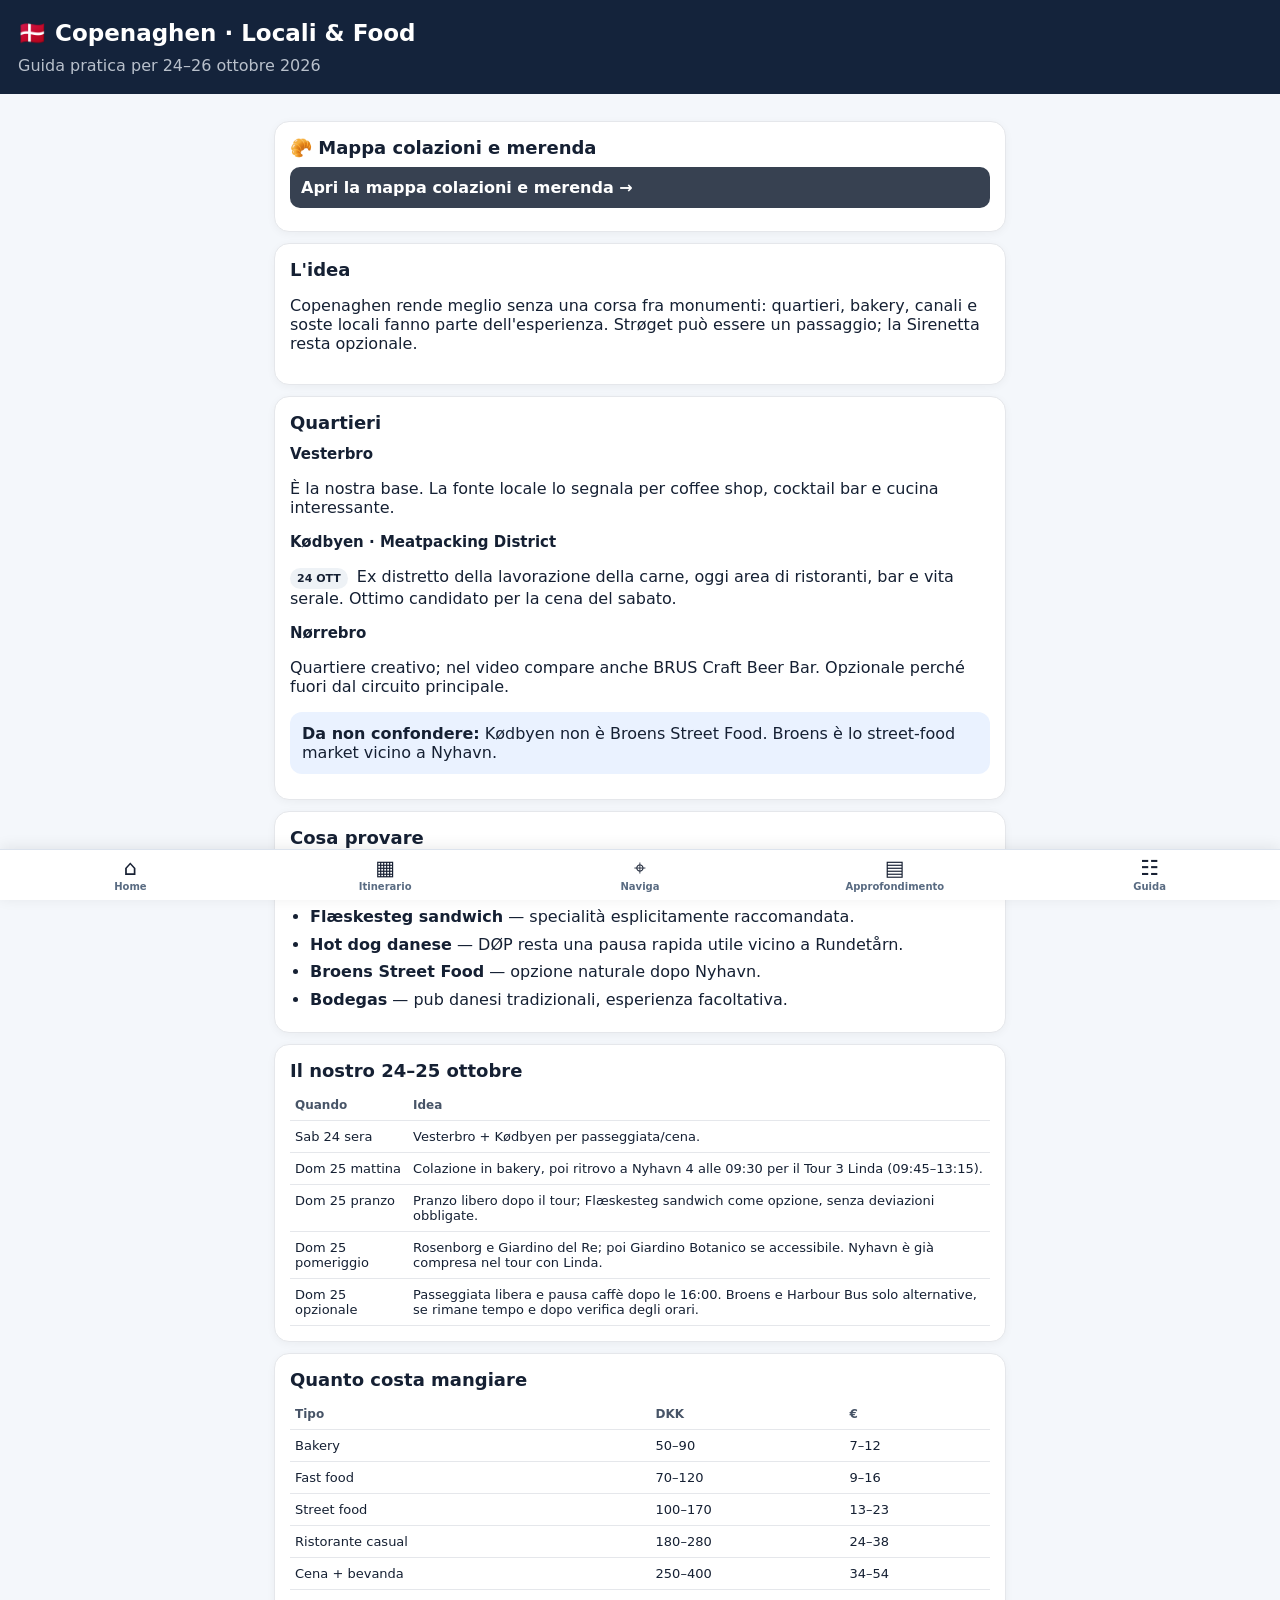
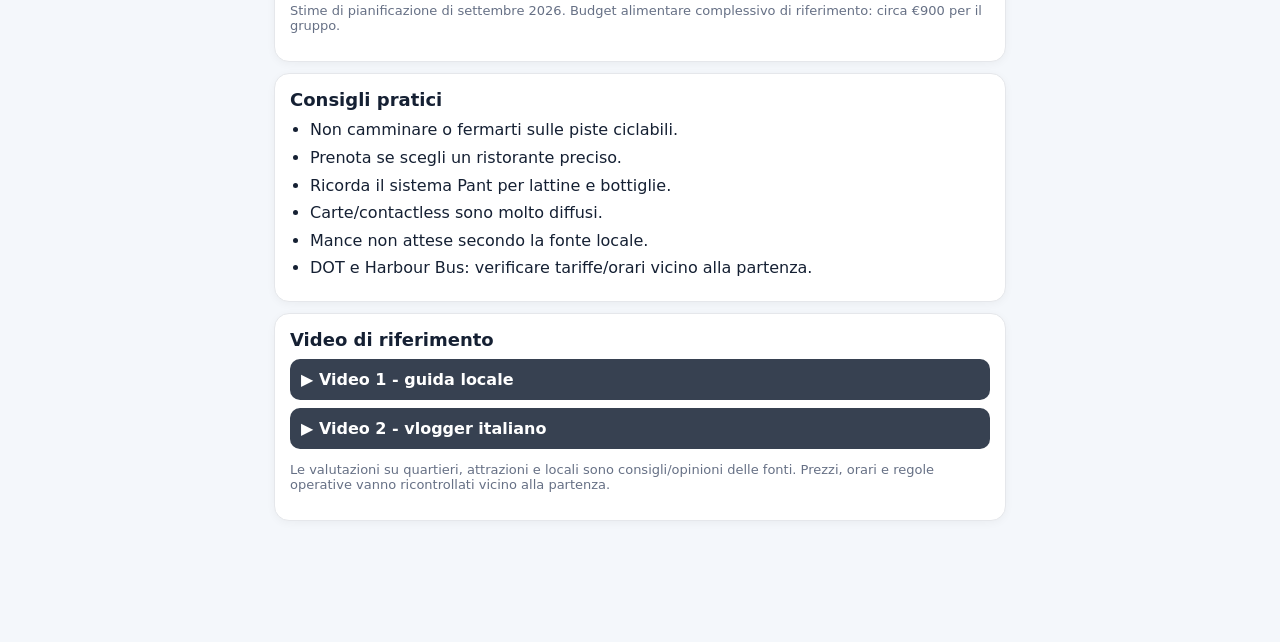
<file: copenhagen_local.html>
<!doctype html><html lang="it"><head><meta charset="utf-8"><meta name="viewport" content="width=device-width,initial-scale=1">
<title>Copenaghen · Locali & Food</title>
<style>
:root{--bg:#f4f7fb;--ink:#152033;--muted:#667085;--nav:#0f172a;--card:#fff;--line:#e5e7eb;--blue:#1769e0}
*{box-sizing:border-box}body{margin:0;font-family:system-ui,-apple-system,Segoe UI,Roboto,Arial,sans-serif;background:var(--bg);color:var(--ink)}
header{background:var(--nav);color:white;padding:22px 18px}header h1{margin:0;font-size:25px}header p{margin:5px 0 0;opacity:.8}
main{max-width:760px;margin:auto;padding:14px 14px 40px}.card{background:white;border:1px solid var(--line);border-radius:15px;padding:15px;margin:11px 0;box-shadow:0 2px 8px #0000000b}
h2{font-size:18px;margin:0 0 9px}h3{font-size:15px;margin:12px 0 4px}.muted{color:var(--muted);font-size:13px}.tip{background:#eaf2ff;border-radius:12px;padding:12px;margin:10px 0}
table{width:100%;border-collapse:collapse;font-size:13px}th,td{border-bottom:1px solid var(--line);padding:8px 5px;text-align:left;vertical-align:top}th{font-size:12px;color:#475467}
a{color:var(--blue)}.video{display:block;text-decoration:none;background:#eef4ff;padding:11px;border-radius:10px;margin:8px 0;font-weight:700}
.badge{display:inline-block;font-size:11px;font-weight:800;background:#eef2f6;border-radius:999px;padding:4px 7px;margin-right:4px}.back{display:inline-block;color:white;text-decoration:none;margin-bottom:12px;font-weight:700}
ul{padding-left:20px;margin:7px 0}li{margin:6px 0;line-height:1.35}
</style><link rel="stylesheet" href="theme.css"><script defer src="theme.js"></script><meta name="color-scheme" content="light"><style>html{color-scheme:light!important}html,body{background-color:#f4f7fb}</style><style>/* v40 buttons */a.navbtn,a.btn,a.walkbtn,a.action,.actions a,.actions a.secondary,a.video,button.primary,button.printbtn,.chips button,#refresh{background:#374151!important;color:#fff!important;border-color:#374151!important}</style><style id="unified-page-header">.travel-page-header{background:#14233b!important;color:#fff!important;padding:19px 18px!important;margin:0!important;border:0!important;border-radius:0!important;max-width:none!important}.travel-page-header h1{color:#fff!important;font-size:23px!important;line-height:1.3!important;margin:0!important;font-weight:750!important}.travel-page-header p,.travel-page-header .muted,.travel-page-header div{color:#e2e8f0!important}.travel-page-header p{margin:7px 0 0!important}header.top{background:#14233b!important;color:#fff!important}.travel-page-header+main{padding-top:16px!important}@media print{.travel-page-header{display:none!important}}</style></head><body>
<header class="travel-page-header"><h1>🇩🇰 Copenaghen · Locali & Food</h1><p>Guida pratica per 24–26 ottobre 2026</p></header>
<main><div class="card"><h2>🥐 Mappa colazioni e merenda</h2><a class="video" href="colazioni_copenaghen.html">Apri la mappa colazioni e merenda →</a></div>
<div class="card"><h2>L'idea</h2><p>Copenaghen rende meglio senza una corsa fra monumenti: quartieri, bakery, canali e soste locali fanno parte dell'esperienza. Strøget può essere un passaggio; la Sirenetta resta opzionale.</p></div>
<div class="card"><h2>Quartieri</h2>
<h3>Vesterbro</h3><p>È la nostra base. La fonte locale lo segnala per coffee shop, cocktail bar e cucina interessante.</p>
<h3>Kødbyen · Meatpacking District</h3><p><span class="badge">24 OTT</span> Ex distretto della lavorazione della carne, oggi area di ristoranti, bar e vita serale. Ottimo candidato per la cena del sabato.</p>
<h3>Nørrebro</h3><p>Quartiere creativo; nel video compare anche BRUS Craft Beer Bar. Opzionale perché fuori dal circuito principale.</p>
<div class="tip"><b>Da non confondere:</b> Kødbyen non è Broens Street Food. Broens è lo street-food market vicino a Nyhavn.</div></div>
<div class="card"><h2>Cosa provare</h2><ul>
<li><b>Danish pastries / bakery</b> — HART Bakery compare nel video con un croissant giudicato “10/10” dall'autore.</li>
<li><b>Flæskesteg sandwich</b> — specialità esplicitamente raccomandata.</li>
<li><b>Hot dog danese</b> — DØP resta una pausa rapida utile vicino a Rundetårn.</li>
<li><b>Broens Street Food</b> — opzione naturale dopo Nyhavn.</li>
<li><b>Bodegas</b> — pub danesi tradizionali, esperienza facoltativa.</li></ul></div>
<div class="card"><h2>Il nostro 24–25 ottobre</h2><table><tr><th>Quando</th><th>Idea</th></tr>
<tr><td>Sab 24 sera</td><td>Vesterbro + Kødbyen per passeggiata/cena.</td></tr>
<tr><td>Dom 25 mattina</td><td>Colazione in bakery, poi ritrovo a Nyhavn 4 alle 09:30 per il Tour 3 Linda (09:45–13:15).</td></tr>
<tr><td>Dom 25 pranzo</td><td>Pranzo libero dopo il tour; Flæskesteg sandwich come opzione, senza deviazioni obbligate.</td></tr>
<tr><td>Dom 25 pomeriggio</td><td>Rosenborg e Giardino del Re; poi Giardino Botanico se accessibile. Nyhavn è già compresa nel tour con Linda.</td></tr>
<tr><td>Dom 25 opzionale</td><td>Passeggiata libera e pausa caffè dopo le 16:00. Broens e Harbour Bus solo alternative, se rimane tempo e dopo verifica degli orari.</td></tr></table></div>
<div class="card"><h2>Quanto costa mangiare</h2><table><tr><th>Tipo</th><th>DKK</th><th>€</th></tr>
<tr><td>Bakery</td><td>50–90</td><td>7–12</td></tr><tr><td>Fast food</td><td>70–120</td><td>9–16</td></tr>
<tr><td>Street food</td><td>100–170</td><td>13–23</td></tr><tr><td>Ristorante casual</td><td>180–280</td><td>24–38</td></tr>
<tr><td>Cena + bevanda</td><td>250–400</td><td>34–54</td></tr></table>
<p class="muted">Stime di pianificazione di settembre 2026. Budget alimentare complessivo di riferimento: circa €900 per il gruppo.</p></div>
<div class="card"><h2>Consigli pratici</h2><ul>
<li>Non camminare o fermarti sulle piste ciclabili.</li><li>Prenota se scegli un ristorante preciso.</li>
<li>Ricorda il sistema Pant per lattine e bottiglie.</li><li>Carte/contactless sono molto diffusi.</li>
<li>Mance non attese secondo la fonte locale.</li><li>DOT e Harbour Bus: verificare tariffe/orari vicino alla partenza.</li></ul></div>
<div class="card"><h2>Video di riferimento</h2>
<a class="video" target="_blank" rel="noopener" href="https://www.youtube.com/watch?v=kRRoCKmsf2Y">▶ Video 1 - guida locale</a>
<a class="video" target="_blank" rel="noopener" href="https://www.youtube.com/watch?v=7QQTRNajkTw&list=PLAlaVFiTSnII">▶ Video 2 - vlogger italiano</a>
<p class="muted">Le valutazioni su quartieri, attrazioni e locali sono consigli/opinioni delle fonti. Prezzi, orari e regole operative vanno ricontrollati vicino alla partenza.</p></div>
</main></body></html>
</file>
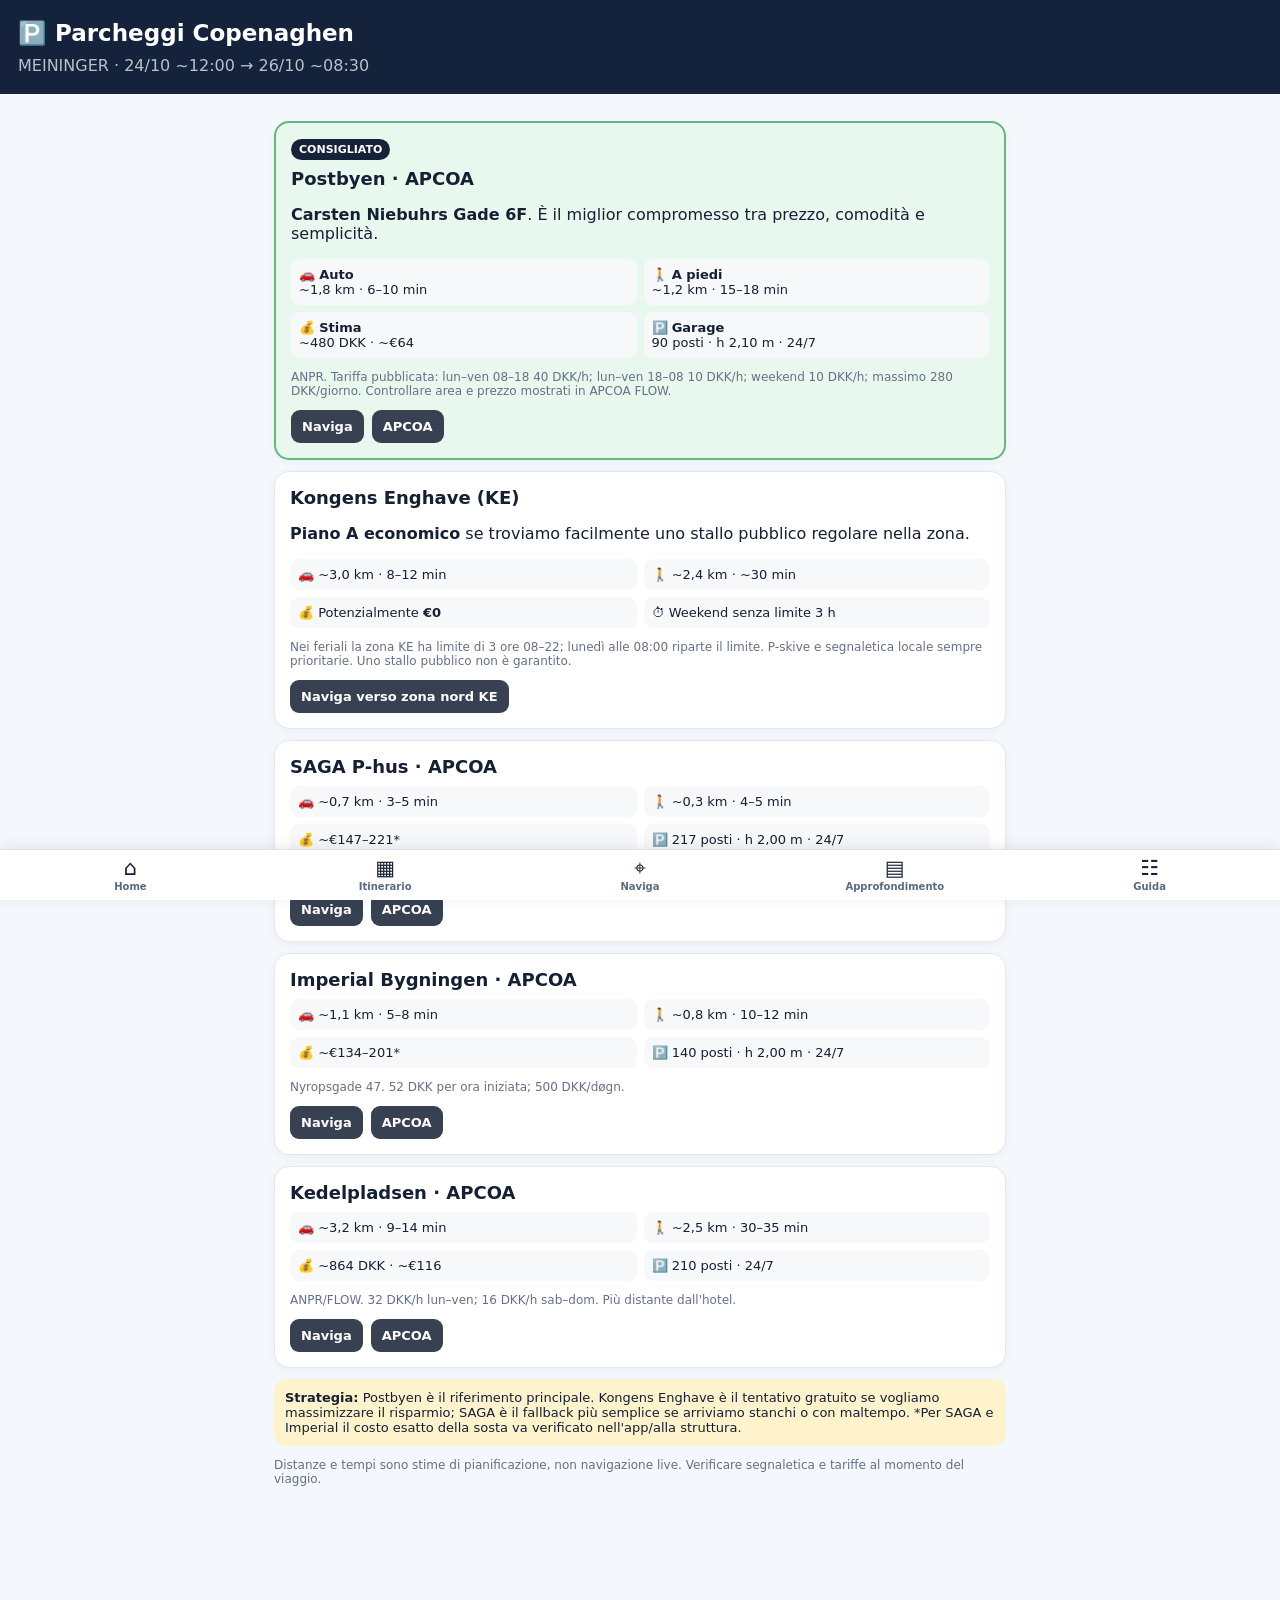
<file: copenhagen_parking.html>
<!doctype html><html lang="it"><head><meta charset="utf-8"><meta name="viewport" content="width=device-width,initial-scale=1">
<title>Parcheggi Copenaghen · Viaggio 2026</title><style>
:root{--bg:#f4f7fb;--ink:#152033;--muted:#667085;--nav:#0f172a;--card:#fff;--line:#e5e7eb;--blue:#1769e0;--good:#e9f8ef}
*{box-sizing:border-box}body{margin:0;font-family:system-ui,-apple-system,Segoe UI,Roboto,Arial,sans-serif;background:var(--bg);color:var(--ink)}header{background:var(--nav);color:#fff;padding:18px 16px}header h1{margin:4px 0;font-size:24px}header p{margin:4px 0;opacity:.8}.back{color:#fff;text-decoration:none;font-weight:800}main{max-width:760px;margin:auto;padding:14px 14px 40px}.card{background:#fff;border:1px solid var(--line);border-radius:15px;padding:15px;margin:11px 0;box-shadow:0 2px 8px #0000000b}.best{background:var(--good);border:2px solid #66b77b}h2{font-size:18px;margin:0 0 8px}.tag{display:inline-block;padding:4px 8px;border-radius:999px;background:#162238;color:#fff;font-size:11px;font-weight:800;margin-bottom:8px}.grid{display:grid;grid-template-columns:1fr 1fr;gap:7px;font-size:13px;margin:9px 0}.grid div{background:#f7f8fa;border-radius:9px;padding:8px}.muted{color:var(--muted);font-size:12px}.actions{display:flex;gap:8px;flex-wrap:wrap;margin-top:10px}.actions a{background:#1769e0;color:#fff;text-decoration:none;padding:9px 11px;border-radius:9px;font-weight:800;font-size:13px}.actions a.secondary{background:#eaf2ff;color:#17324d}.note{background:#fff3cd;border-radius:12px;padding:11px;font-size:13px;margin:10px 0}table{width:100%;border-collapse:collapse;font-size:12px}th,td{padding:8px 5px;border-bottom:1px solid var(--line);text-align:left;vertical-align:top}@media(max-width:520px){.grid{grid-template-columns:1fr}}
</style><link rel="stylesheet" href="theme.css"><script defer src="theme.js"></script><meta name="color-scheme" content="light"><style>html{color-scheme:light!important}html,body{background-color:#f4f7fb}</style><style>/* v40 buttons */a.navbtn,a.btn,a.walkbtn,a.action,.actions a,.actions a.secondary,a.video,button.primary,button.printbtn,.chips button,#refresh{background:#374151!important;color:#fff!important;border-color:#374151!important}</style><style id="unified-page-header">.travel-page-header{background:#14233b!important;color:#fff!important;padding:19px 18px!important;margin:0!important;border:0!important;border-radius:0!important;max-width:none!important}.travel-page-header h1{color:#fff!important;font-size:23px!important;line-height:1.3!important;margin:0!important;font-weight:750!important}.travel-page-header p,.travel-page-header .muted,.travel-page-header div{color:#e2e8f0!important}.travel-page-header p{margin:7px 0 0!important}header.top{background:#14233b!important;color:#fff!important}.travel-page-header+main{padding-top:16px!important}@media print{.travel-page-header{display:none!important}}</style></head><body><header class="travel-page-header"><h1>🅿️ Parcheggi Copenaghen</h1><p>MEININGER · 24/10 ~12:00 → 26/10 ~08:30</p></header><main>
<div class="card best"><span class="tag">CONSIGLIATO</span><h2>Postbyen · APCOA</h2><p><b>Carsten Niebuhrs Gade 6F</b>. È il miglior compromesso tra prezzo, comodità e semplicità.</p><div class="grid"><div>🚗 <b>Auto</b><br>~1,8 km · 6–10 min</div><div>🚶 <b>A piedi</b><br>~1,2 km · 15–18 min</div><div>💰 <b>Stima</b><br>~480 DKK · ~€64</div><div>🅿️ <b>Garage</b><br>90 posti · h 2,10 m · 24/7</div></div><p class="muted">ANPR. Tariffa pubblicata: lun–ven 08–18 40 DKK/h; lun–ven 18–08 10 DKK/h; weekend 10 DKK/h; massimo 280 DKK/giorno. Controllare area e prezzo mostrati in APCOA FLOW.</p><div class="actions"><a target="_blank" rel="noopener" href="https://www.google.com/maps/dir/?api=1&destination=Carsten+Niebuhrs+Gade+6F,+1577+K%C3%B8benhavn+V">Naviga</a><a class="secondary" target="_blank" rel="noopener" href="https://www.apcoa.dk/en/find-a-parking-spot/locations/koebenhavn-v/postbyen">APCOA</a></div></div>
<div class="card"><h2>Kongens Enghave (KE)</h2><p><b>Piano A economico</b> se troviamo facilmente uno stallo pubblico regolare nella zona.</p><div class="grid"><div>🚗 ~3,0 km · 8–12 min</div><div>🚶 ~2,4 km · ~30 min</div><div>💰 Potenzialmente <b>€0</b></div><div>⏱ Weekend senza limite 3 h</div></div><p class="muted">Nei feriali la zona KE ha limite di 3 ore 08–22; lunedì alle 08:00 riparte il limite. P-skive e segnaletica locale sempre prioritarie. Uno stallo pubblico non è garantito.</p><div class="actions"><a target="_blank" rel="noopener" href="https://www.google.com/maps/dir/?api=1&destination=Enghavevej+78,+Copenhagen">Naviga verso zona nord KE</a></div></div>
<div class="card"><h2>SAGA P-hus · APCOA</h2><div class="grid"><div>🚗 ~0,7 km · 3–5 min</div><div>🚶 ~0,3 km · 4–5 min</div><div>💰 ~€147–221*</div><div>🅿️ 217 posti · h 2,00 m · 24/7</div></div><p class="muted">Vesterbrogade 23. ANPR, videosorveglianza, APCOA FLOW. 54 DKK per ora iniziata; 550 DKK/døgn.</p><div class="actions"><a target="_blank" rel="noopener" href="https://www.google.com/maps/dir/?api=1&destination=Vesterbrogade+23,+1620+K%C3%B8benhavn+V">Naviga</a><a class="secondary" target="_blank" rel="noopener" href="https://www.apcoa.dk/en/find-a-parking-spot/locations/koebenhavn-v/saga-p-hus">APCOA</a></div></div>
<div class="card"><h2>Imperial Bygningen · APCOA</h2><div class="grid"><div>🚗 ~1,1 km · 5–8 min</div><div>🚶 ~0,8 km · 10–12 min</div><div>💰 ~€134–201*</div><div>🅿️ 140 posti · h 2,00 m · 24/7</div></div><p class="muted">Nyropsgade 47. 52 DKK per ora iniziata; 500 DKK/døgn.</p><div class="actions"><a target="_blank" rel="noopener" href="https://www.google.com/maps/dir/?api=1&destination=Nyropsgade+47,+1612+K%C3%B8benhavn+V">Naviga</a><a class="secondary" target="_blank" rel="noopener" href="https://www.apcoa.dk/en/find-a-parking-spot/locations/koebenhavn-v/imperial-bygningen">APCOA</a></div></div>
<div class="card"><h2>Kedelpladsen · APCOA</h2><div class="grid"><div>🚗 ~3,2 km · 9–14 min</div><div>🚶 ~2,5 km · 30–35 min</div><div>💰 ~864 DKK · ~€116</div><div>🅿️ 210 posti · 24/7</div></div><p class="muted">ANPR/FLOW. 32 DKK/h lun–ven; 16 DKK/h sab–dom. Più distante dall'hotel.</p><div class="actions"><a target="_blank" rel="noopener" href="https://www.google.com/maps/dir/?api=1&destination=Kedelpladsen,+1799+K%C3%B8benhavn+V">Naviga</a><a class="secondary" target="_blank" rel="noopener" href="https://www.apcoa.dk/en/find-a-parking-spot/locations/koebenhavn-v/kedelpladsen">APCOA</a></div></div>
<div class="note"><b>Strategia:</b> Postbyen è il riferimento principale. Kongens Enghave è il tentativo gratuito se vogliamo massimizzare il risparmio; SAGA è il fallback più semplice se arriviamo stanchi o con maltempo. *Per SAGA e Imperial il costo esatto della sosta va verificato nell'app/alla struttura.</div>
<p class="muted">Distanze e tempi sono stime di pianificazione, non navigazione live. Verificare segnaletica e tariffe al momento del viaggio.</p></main></body></html>
</file>
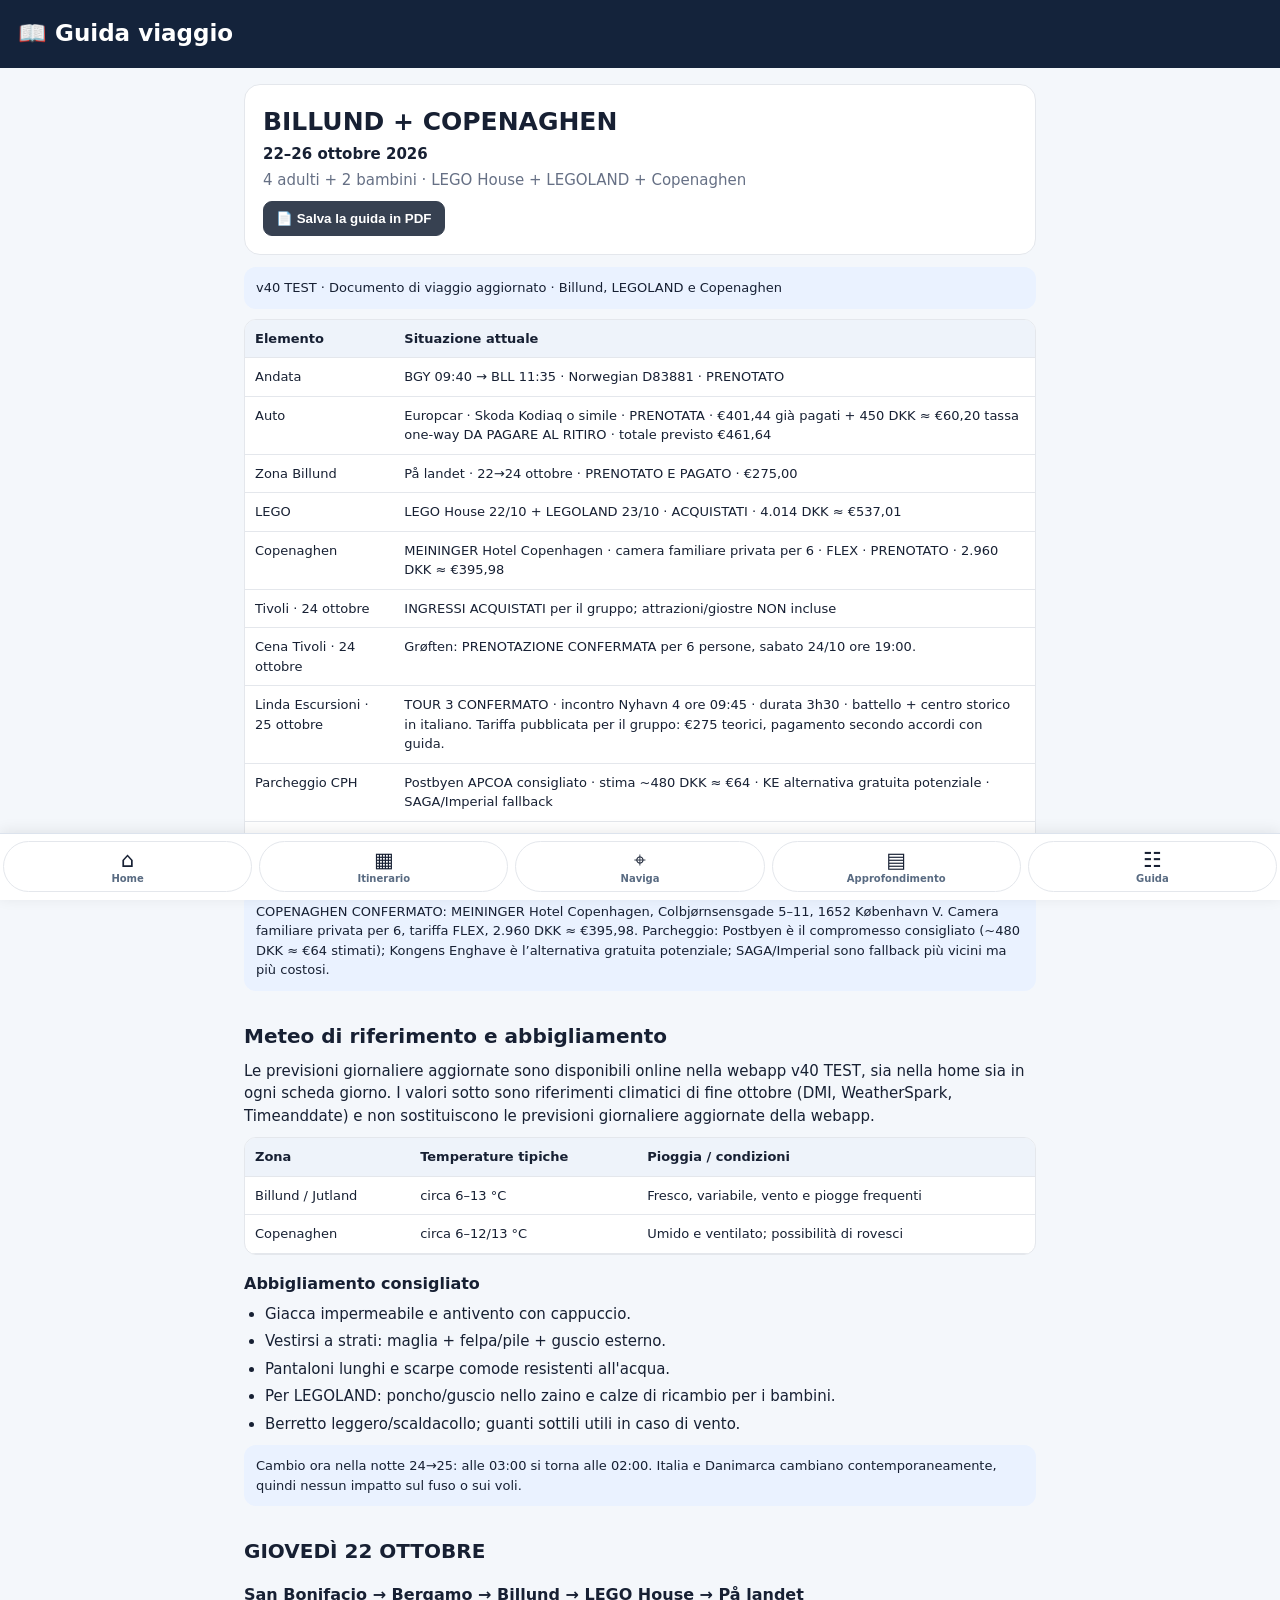
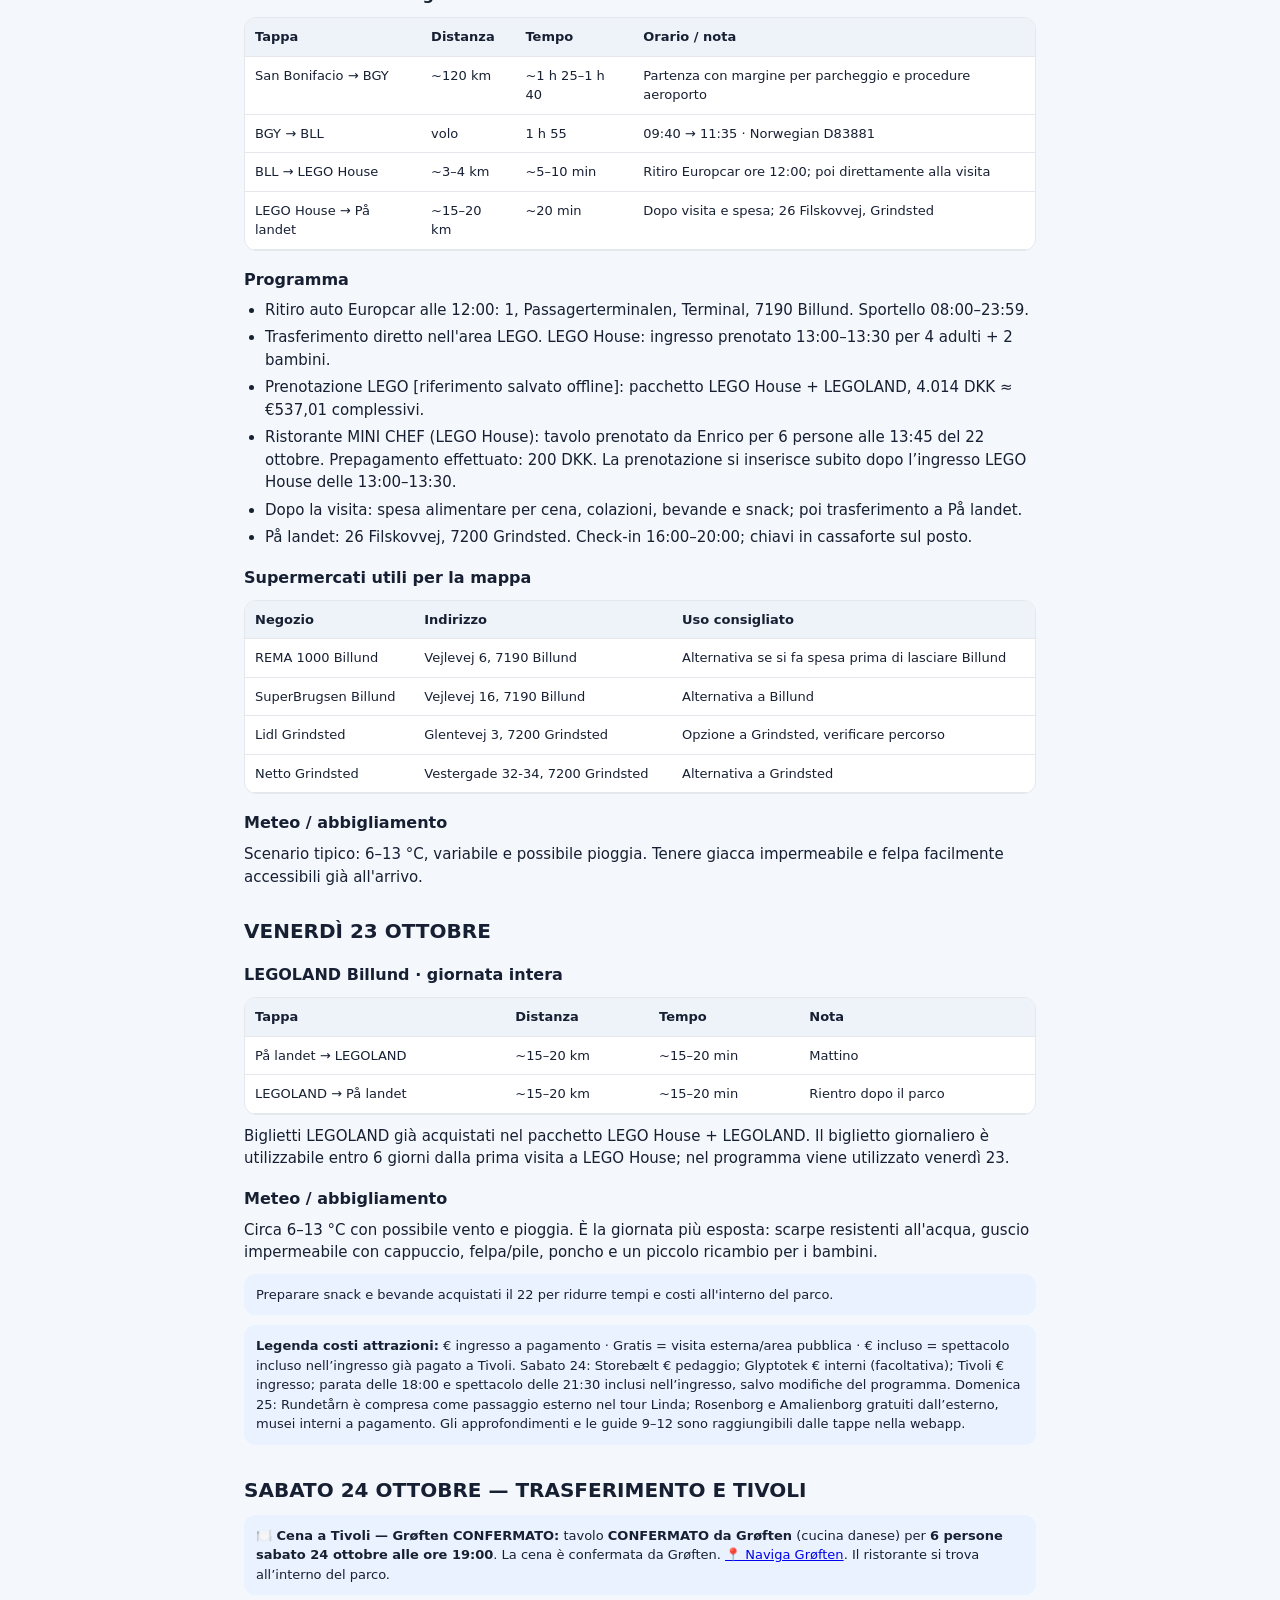
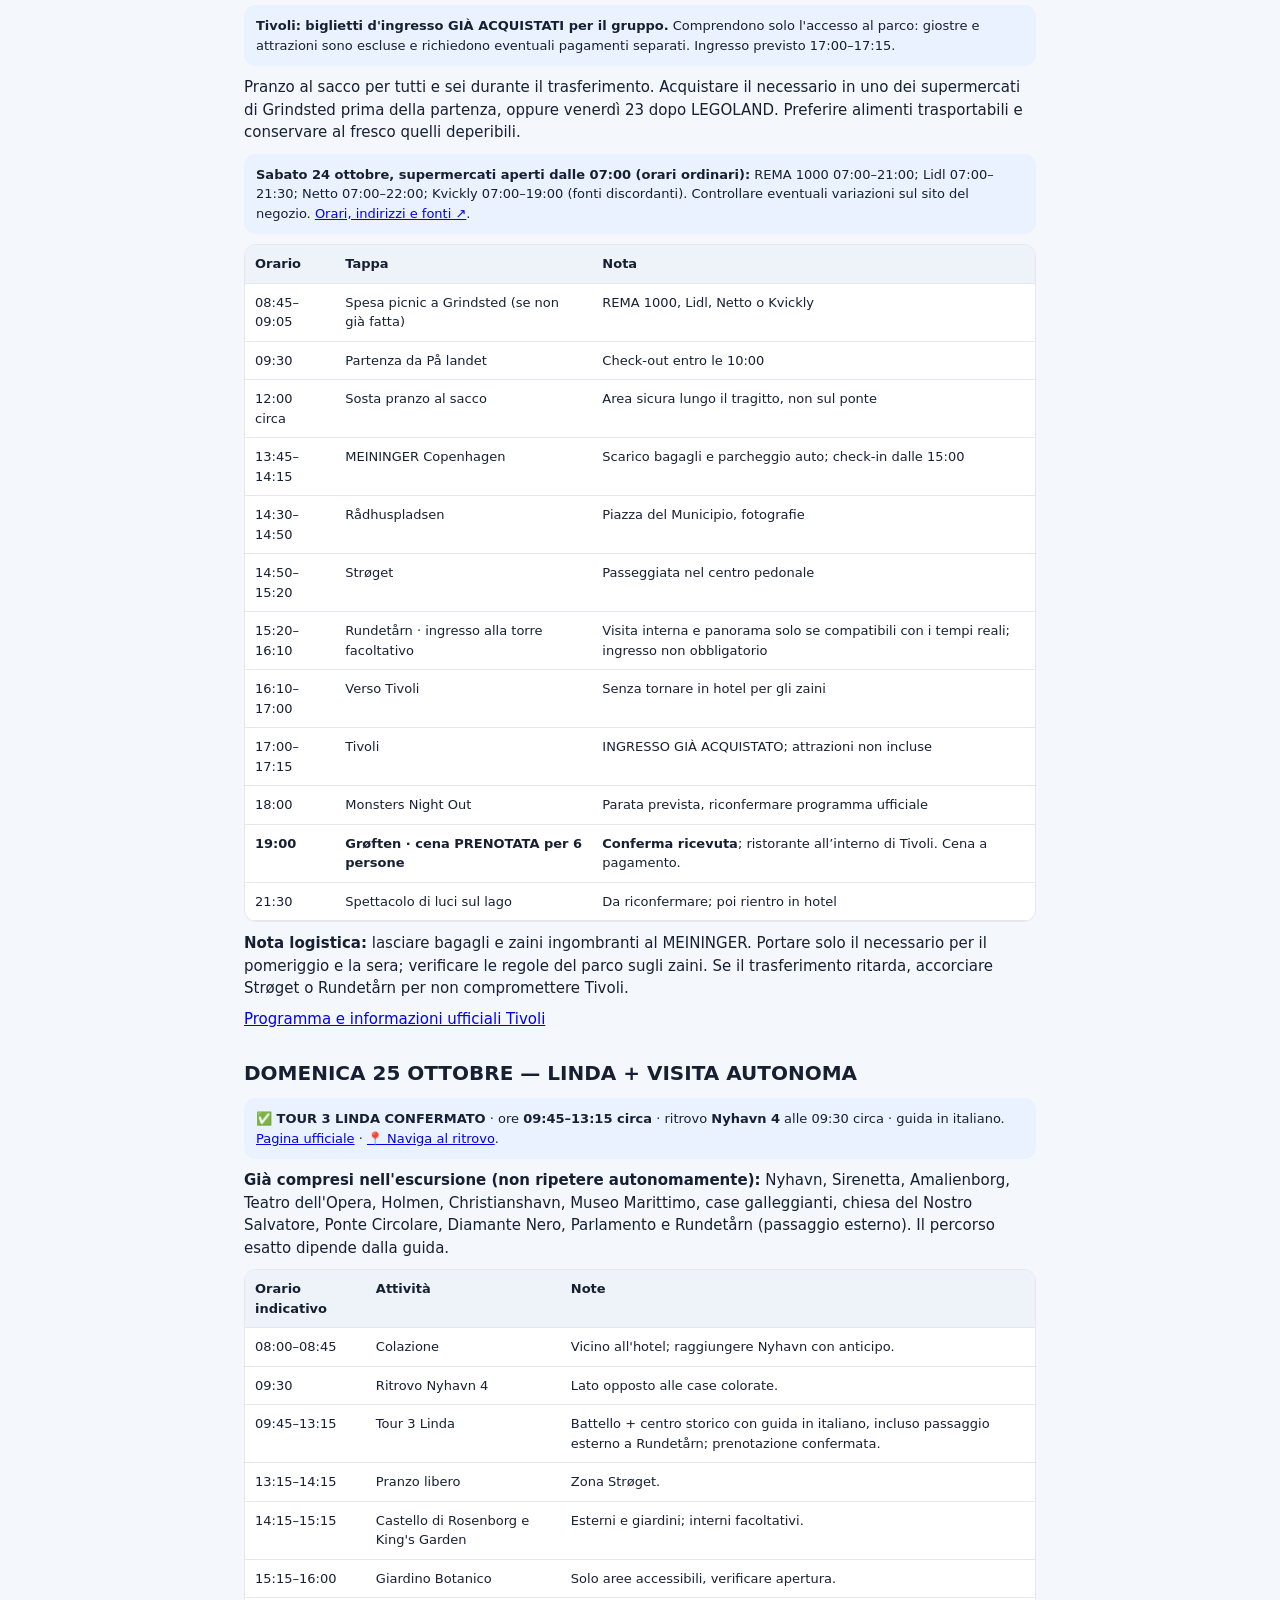
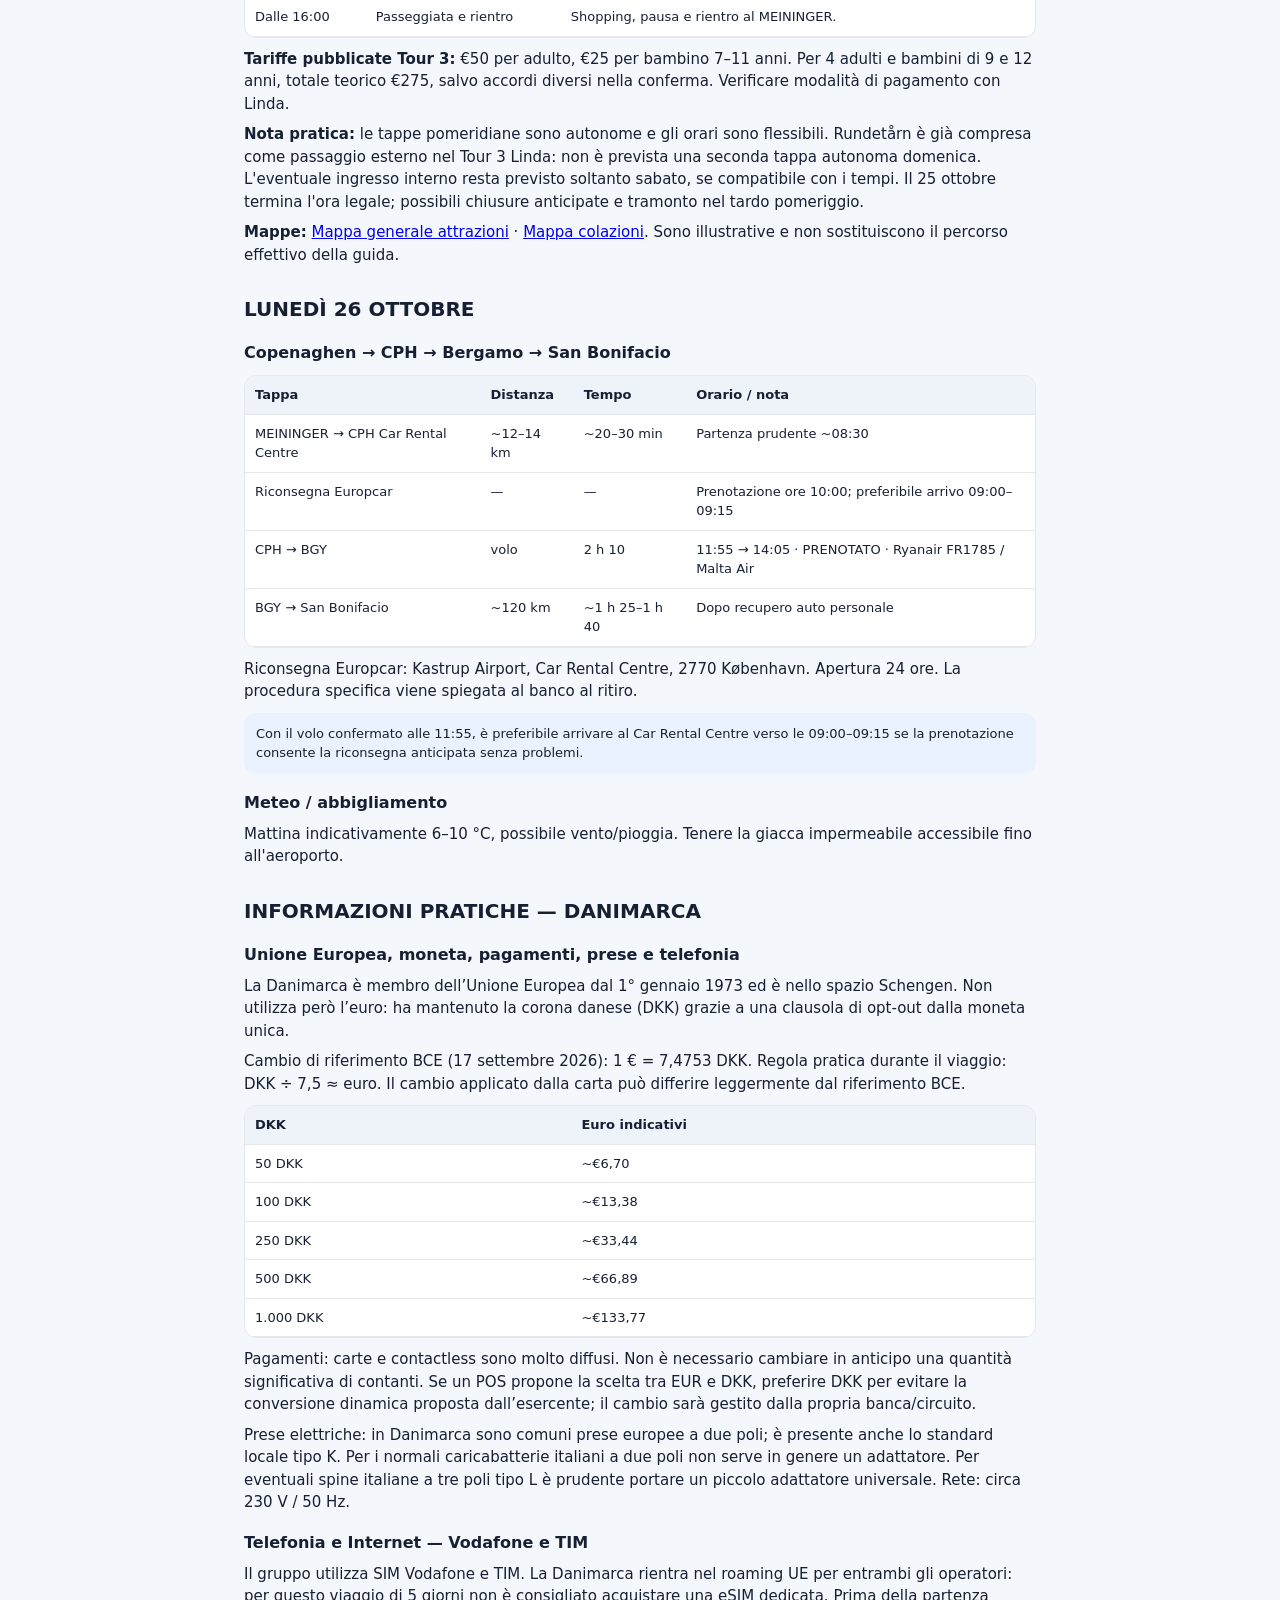
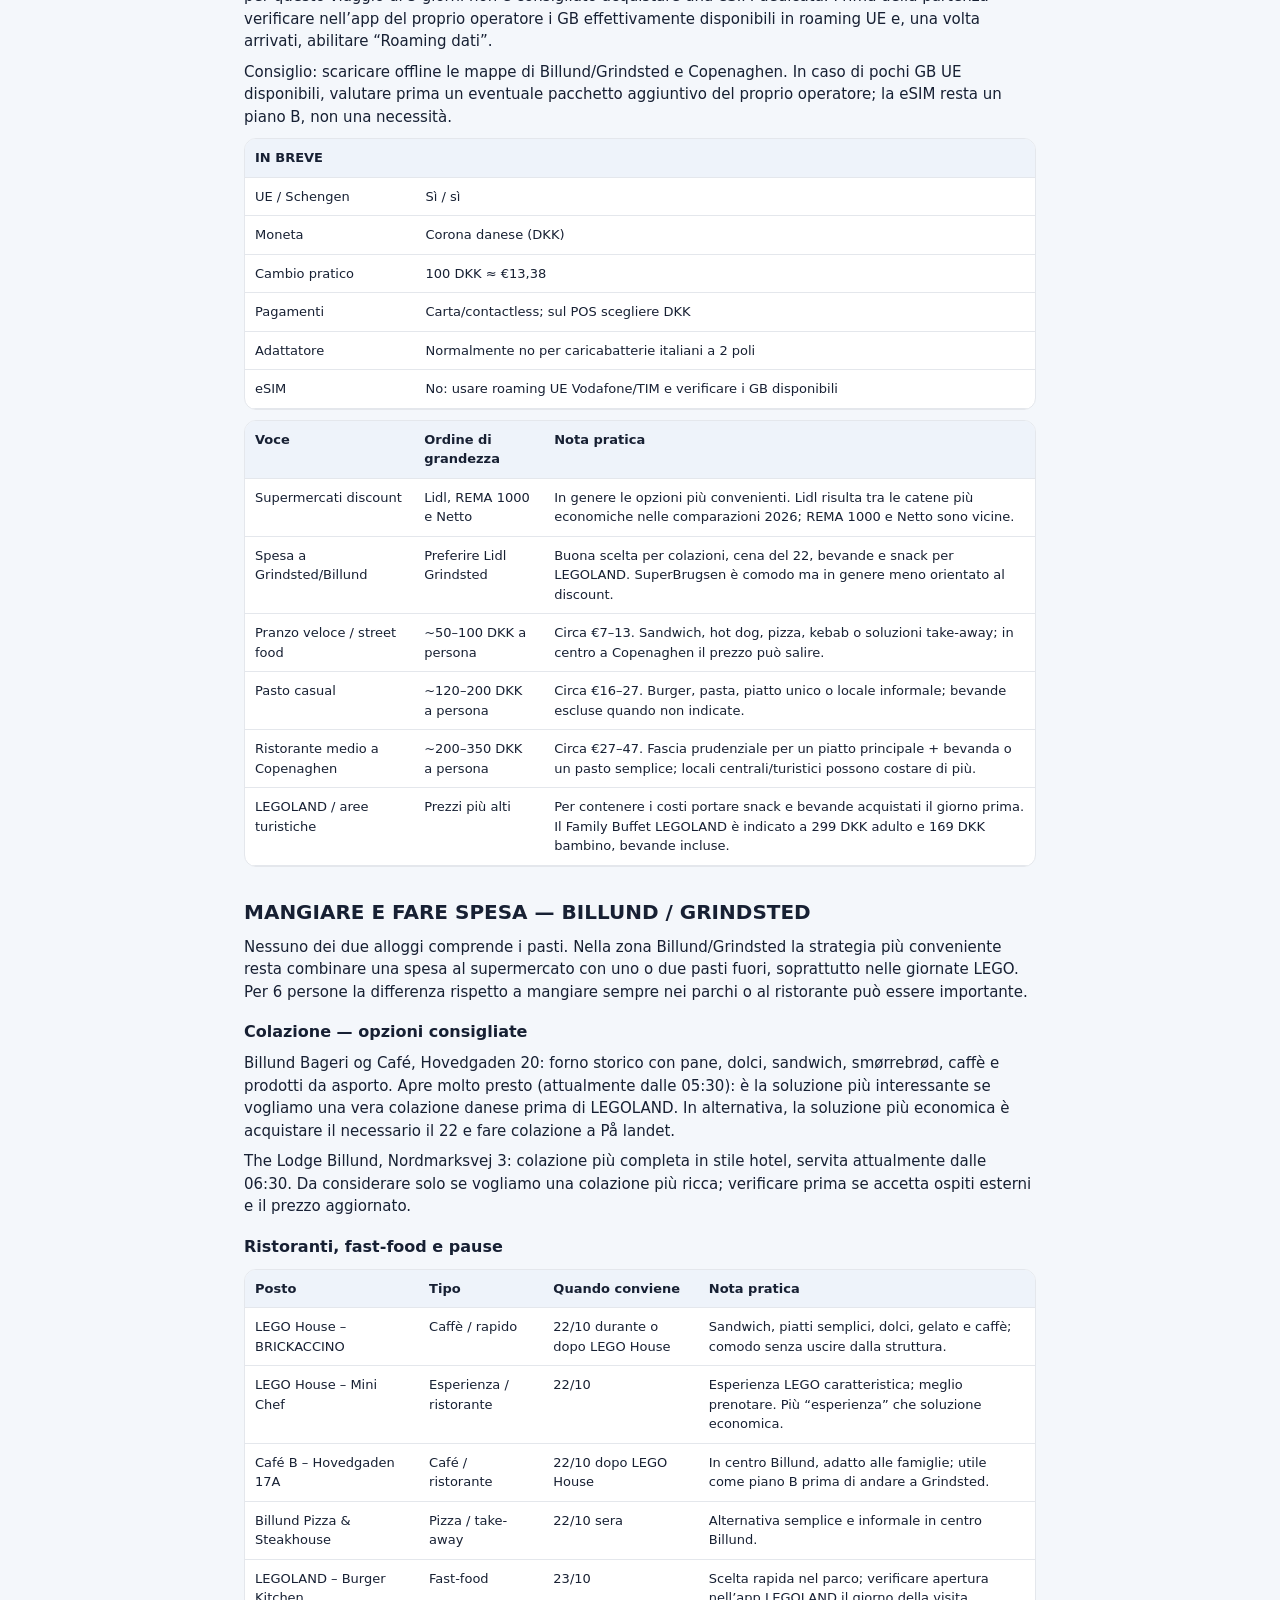
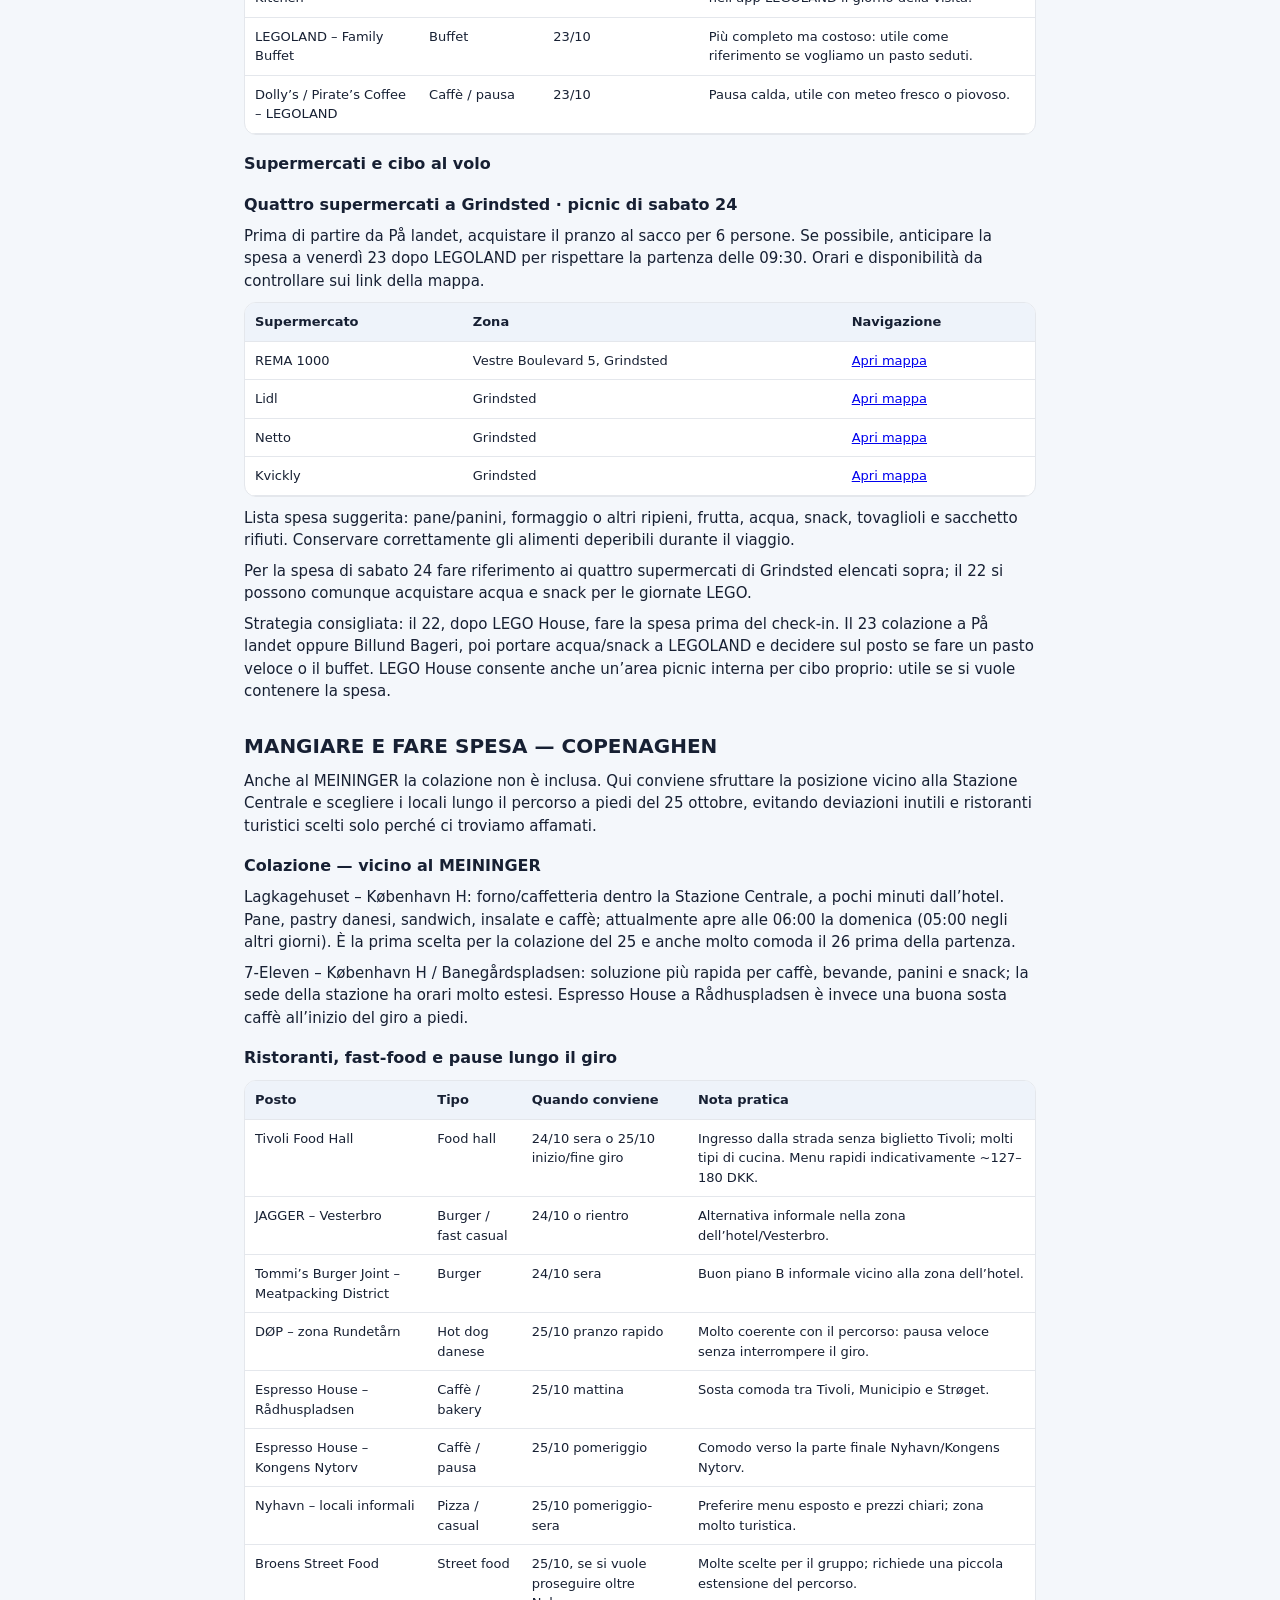
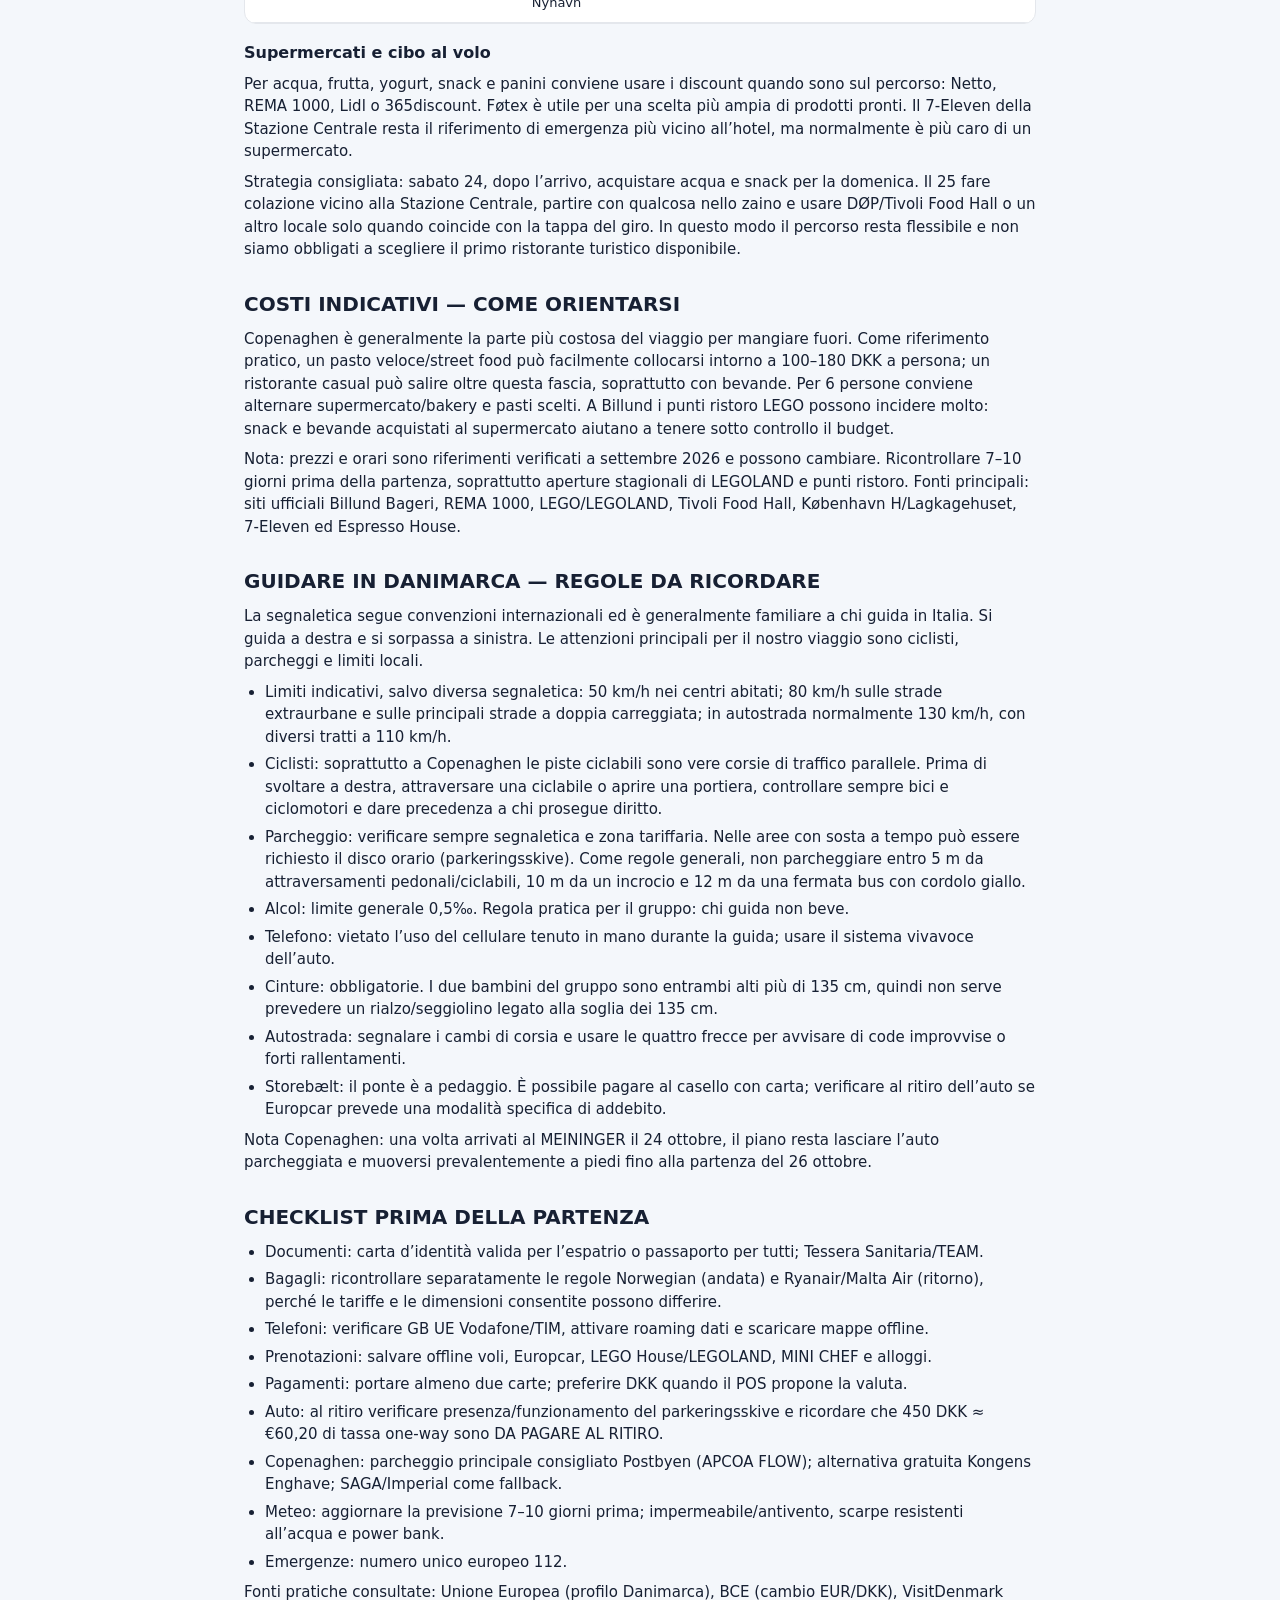
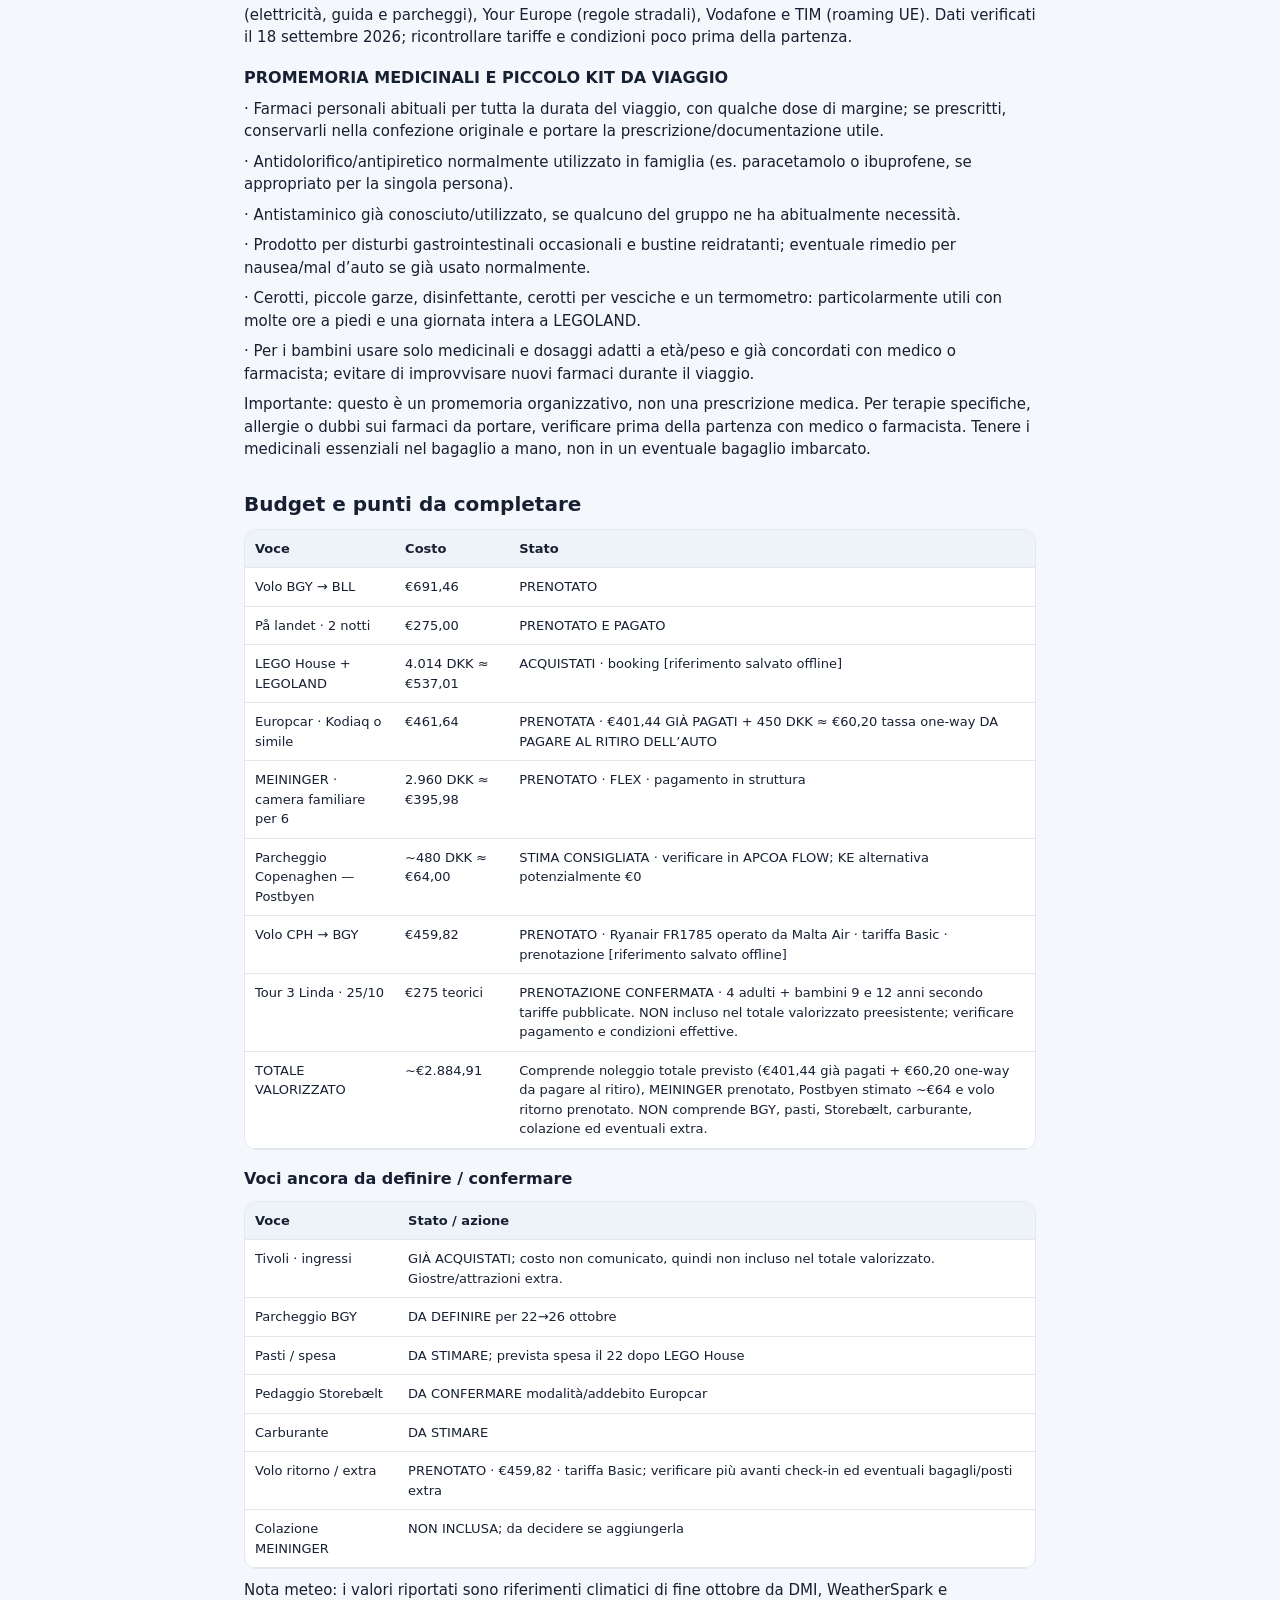
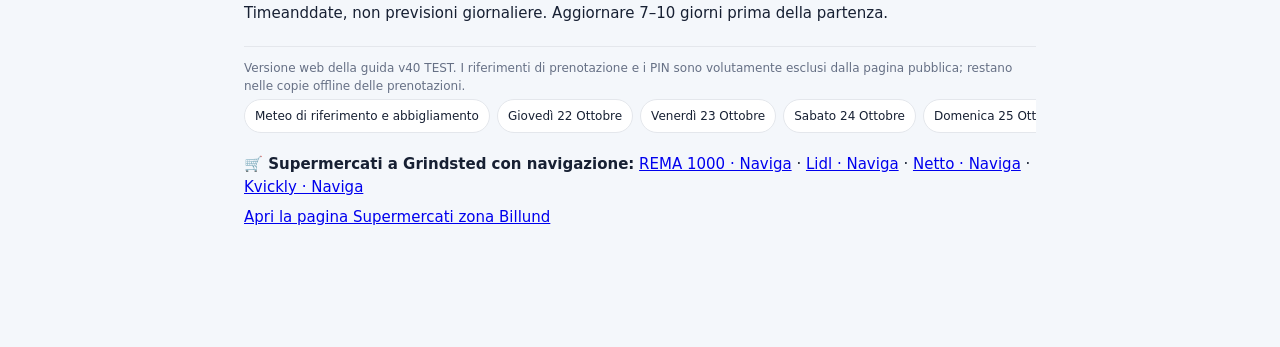
<file: guida.html>
<!DOCTYPE html>

<html lang="it"><head><meta charset="utf-8"/><meta content="width=device-width,initial-scale=1" name="viewport"/>
<title>Guida v40 TEST · Billund &amp; Copenhagen · PDF stampabile</title>
<style>
:root{--bg:#f5f7fb;--card:#fff;--ink:#172033;--muted:#667085;--line:#e4e7ec;--accent:#1769e0;--dark:#162238}
*{box-sizing:border-box}html{scroll-behavior:smooth}body{margin:0;background:var(--bg);color:var(--ink);font:15px/1.5 system-ui,-apple-system,Segoe UI,Roboto,Arial,sans-serif}
.top{position:sticky;top:0;z-index:5;background:var(--dark);color:#fff;padding:11px 14px;display:flex;align-items:center;gap:10px}
.top a{color:#fff;text-decoration:none;font-weight:750}.top strong{margin-left:auto;font-size:13px}
main{max-width:820px;margin:auto;padding:14px 14px 40px}.hero{background:#fff;border:1px solid var(--line);border-radius:16px;padding:18px;margin-bottom:12px}
.hero h1{font-size:25px;margin:0 0 3px}.heroDate{font-weight:800}.heroSub{color:var(--muted);margin-top:3px}
nav{display:flex;gap:7px;overflow:auto;padding:4px 0 12px;scrollbar-width:none}nav a{white-space:nowrap;background:#fff;border:1px solid var(--line);border-radius:999px;padding:7px 10px;color:var(--ink);text-decoration:none;font-size:12px}
h2{font-size:20px;margin:24px 0 9px;padding-top:48px;margin-top:-28px}h3{font-size:16px;margin:17px 0 7px}p{margin:8px 0}ul{margin:7px 0;padding-left:21px}li{margin:5px 0}
.tablewrap{overflow:auto;background:#fff;border:1px solid var(--line);border-radius:12px;margin:10px 0}table{border-collapse:collapse;width:100%;min-width:520px;font-size:13px}th,td{padding:9px 10px;border-bottom:1px solid var(--line);text-align:left;vertical-align:top}th{background:#eef3fa}
.note{background:#eaf2ff;border-radius:12px;padding:11px 12px;margin:10px 0;font-size:13px}.action{display:inline-block;background:var(--dark);color:#fff;text-decoration:none;border-radius:10px;padding:10px 12px;font-weight:750;margin:5px 0 8px}
.privacy{color:var(--muted);font-size:12px;margin-top:22px;border-top:1px solid var(--line);padding-top:12px}

@page{size:A4;margin:15mm 14mm 16mm} .printbtn{background:#fff;color:#15243c;border:1px solid #cdd7e6;padding:9px 12px;border-radius:9px;font-weight:750;cursor:pointer} @media print{html,body{background:white!important;color:#111!important;font-size:10.5pt} .top,nav,.printbtn,.action{display:none!important} main{max-width:none!important;padding:0!important}.hero{border:0!important;padding:0 0 9px!important}h2{page-break-after:avoid;break-after:avoid;margin:14px 0 7px!important;padding:0!important;font-size:15pt}h3{break-after:avoid}.tablewrap{overflow:visible!important;border:0!important}table{min-width:0!important;width:100%!important;font-size:9pt}th,td{padding:5px 6px!important;overflow-wrap:anywhere}tr{break-inside:avoid}p,li{orphans:3;widows:3}.note{break-inside:avoid;background:#f0f4fb!important;-webkit-print-color-adjust:exact;print-color-adjust:exact}a{color:#111!important;text-decoration:none!important}a[href]:after{content:""}}</style><link href="theme.css" rel="stylesheet"/><script defer="" src="theme.js"></script><meta name="color-scheme" content="light"><style>html{color-scheme:light!important}html,body{background-color:#f4f7fb}</style><style>/* v40 */a.navbtn,a.btn,a.action,.actions a,.actions a.secondary,a.video,button.primary,button.printbtn,.chips button,#refresh{background:#374151!important;color:#fff!important;border-color:#374151!important}</style><style id="unified-page-header">.travel-page-header{background:#14233b!important;color:#fff!important;padding:19px 18px!important;margin:0!important;border:0!important;border-radius:0!important;max-width:none!important}.travel-page-header h1{color:#fff!important;font-size:23px!important;line-height:1.3!important;margin:0!important;font-weight:750!important}.travel-page-header p,.travel-page-header .muted,.travel-page-header div{color:#e2e8f0!important}.travel-page-header p{margin:7px 0 0!important}header.top{background:#14233b!important;color:#fff!important}.travel-page-header+main{padding-top:16px!important}@media print{.travel-page-header{display:none!important}}</style></head><body>
<header class="top travel-page-header"><h1>📖 Guida viaggio</h1></header>
<main>
<div class="hero"><h1>BILLUND + COPENAGHEN</h1><div class="heroDate">22–26 ottobre 2026</div><div class="heroSub">4 adulti + 2 bambini · LEGO House + LEGOLAND + Copenaghen</div><button class="printbtn" onclick="window.print()" style="margin-top:10px" type="button">📄 Salva la guida in PDF</button></div><div class="note">v40 TEST · Documento di viaggio aggiornato · Billund, LEGOLAND e Copenaghen</div><div class="tablewrap"><table><tr><th>Elemento</th><th>Situazione attuale</th></tr><tr><td>Andata</td><td>BGY 09:40 → BLL 11:35 · Norwegian D83881 · PRENOTATO</td></tr><tr><td>Auto</td><td>Europcar · Skoda Kodiaq o simile · PRENOTATA · €401,44 già pagati + 450 DKK ≈ €60,20 tassa one-way DA PAGARE AL RITIRO · totale previsto €461,64</td></tr><tr><td>Zona Billund</td><td>På landet · 22→24 ottobre · PRENOTATO E PAGATO · €275,00</td></tr><tr><td>LEGO</td><td>LEGO House 22/10 + LEGOLAND 23/10 · ACQUISTATI · 4.014 DKK ≈ €537,01</td></tr><tr><td>Copenaghen</td><td>MEININGER Hotel Copenhagen · camera familiare privata per 6 · FLEX · PRENOTATO · 2.960 DKK ≈ €395,98</td></tr><tr><td>Tivoli · 24 ottobre</td><td>INGRESSI ACQUISTATI per il gruppo; attrazioni/giostre NON incluse</td></tr><tr><td>Cena Tivoli · 24 ottobre</td><td>Grøften: PRENOTAZIONE CONFERMATA per 6 persone, sabato 24/10 ore 19:00.</td></tr><tr><td>Linda Escursioni · 25 ottobre</td><td>TOUR 3 CONFERMATO · incontro Nyhavn 4 ore 09:45 · durata 3h30 · battello + centro storico in italiano. Tariffa pubblicata per il gruppo: €275 teorici, pagamento secondo accordi con guida.</td></tr><tr><td>Parcheggio CPH</td><td>Postbyen APCOA consigliato · stima ~480 DKK ≈ €64 · KE alternativa gratuita potenziale · SAGA/Imperial fallback</td></tr><tr><td>Ritorno</td><td>CPH 11:55 → BGY 14:05 · Ryanair FR1785 operato da Malta Air · PRENOTATO · €459,82 · tariffa Basic · prenotazione [riferimento salvato offline]</td></tr></table></div><div class="note">COPENAGHEN CONFERMATO: MEININGER Hotel Copenhagen, Colbjørnsensgade 5–11, 1652 København V. Camera familiare privata per 6, tariffa FLEX, 2.960 DKK ≈ €395,98. Parcheggio: Postbyen è il compromesso consigliato (~480 DKK ≈ €64 stimati); Kongens Enghave è l’alternativa gratuita potenziale; SAGA/Imperial sono fallback più vicini ma più costosi.</div><h2 id="s1">Meteo di riferimento e abbigliamento</h2><p>Le previsioni giornaliere aggiornate sono disponibili online nella webapp v40 TEST, sia nella home sia in ogni scheda giorno. I valori sotto sono riferimenti climatici di fine ottobre (DMI, WeatherSpark, Timeanddate) e non sostituiscono le previsioni giornaliere aggiornate della webapp.</p><div class="tablewrap"><table><tr><th>Zona</th><th>Temperature tipiche</th><th>Pioggia / condizioni</th></tr><tr><td>Billund / Jutland</td><td>circa 6–13 °C</td><td>Fresco, variabile, vento e piogge frequenti</td></tr><tr><td>Copenaghen</td><td>circa 6–12/13 °C</td><td>Umido e ventilato; possibilità di rovesci</td></tr></table></div><h3>Abbigliamento consigliato</h3><ul><li>Giacca impermeabile e antivento con cappuccio.</li><li>Vestirsi a strati: maglia + felpa/pile + guscio esterno.</li><li>Pantaloni lunghi e scarpe comode resistenti all'acqua.</li><li>Per LEGOLAND: poncho/guscio nello zaino e calze di ricambio per i bambini.</li><li>Berretto leggero/scaldacollo; guanti sottili utili in caso di vento.</li></ul><div class="note">Cambio ora nella notte 24→25: alle 03:00 si torna alle 02:00. Italia e Danimarca cambiano contemporaneamente, quindi nessun impatto sul fuso o sui voli.</div><h2 id="s2">GIOVEDÌ 22 OTTOBRE</h2><h3>San Bonifacio → Bergamo → Billund → LEGO House → På landet</h3><div class="tablewrap"><table><tr><th>Tappa</th><th>Distanza</th><th>Tempo</th><th>Orario / nota</th></tr><tr><td>San Bonifacio → BGY</td><td>~120 km</td><td>~1 h 25–1 h 40</td><td>Partenza con margine per parcheggio e procedure aeroporto</td></tr><tr><td>BGY → BLL</td><td>volo</td><td>1 h 55</td><td>09:40 → 11:35 · Norwegian D83881</td></tr><tr><td>BLL → LEGO House</td><td>~3–4 km</td><td>~5–10 min</td><td>Ritiro Europcar ore 12:00; poi direttamente alla visita</td></tr><tr><td>LEGO House → På landet</td><td>~15–20 km</td><td>~20 min</td><td>Dopo visita e spesa; 26 Filskovvej, Grindsted</td></tr></table></div><h3>Programma</h3><ul><li>Ritiro auto Europcar alle 12:00: 1, Passagerterminalen, Terminal, 7190 Billund. Sportello 08:00–23:59.</li><li>Trasferimento diretto nell'area LEGO. LEGO House: ingresso prenotato 13:00–13:30 per 4 adulti + 2 bambini.</li><li>Prenotazione LEGO [riferimento salvato offline]: pacchetto LEGO House + LEGOLAND, 4.014 DKK ≈ €537,01 complessivi.</li><li>Ristorante MINI CHEF (LEGO House): tavolo prenotato da Enrico per 6 persone alle 13:45 del 22 ottobre. Prepagamento effettuato: 200 DKK. La prenotazione si inserisce subito dopo l’ingresso LEGO House delle 13:00–13:30.</li><li>Dopo la visita: spesa alimentare per cena, colazioni, bevande e snack; poi trasferimento a På landet.</li><li>På landet: 26 Filskovvej, 7200 Grindsted. Check-in 16:00–20:00; chiavi in cassaforte sul posto.</li></ul><h3>Supermercati utili per la mappa</h3><div class="tablewrap"><table><tr><th>Negozio</th><th>Indirizzo</th><th>Uso consigliato</th></tr><tr><td>REMA 1000 Billund</td><td>Vejlevej 6, 7190 Billund</td><td>Alternativa se si fa spesa prima di lasciare Billund</td></tr><tr><td>SuperBrugsen Billund</td><td>Vejlevej 16, 7190 Billund</td><td>Alternativa a Billund</td></tr><tr><td>Lidl Grindsted</td><td>Glentevej 3, 7200 Grindsted</td><td>Opzione a Grindsted, verificare percorso</td></tr><tr><td>Netto Grindsted</td><td>Vestergade 32-34, 7200 Grindsted</td><td>Alternativa a Grindsted</td></tr></table></div><h3>Meteo / abbigliamento</h3><p>Scenario tipico: 6–13 °C, variabile e possibile pioggia. Tenere giacca impermeabile e felpa facilmente accessibili già all'arrivo.</p><h2 id="s3">VENERDÌ 23 OTTOBRE</h2><h3>LEGOLAND Billund · giornata intera</h3><div class="tablewrap"><table><tr><th>Tappa</th><th>Distanza</th><th>Tempo</th><th>Nota</th></tr><tr><td>På landet → LEGOLAND</td><td>~15–20 km</td><td>~15–20 min</td><td>Mattino</td></tr><tr><td>LEGOLAND → På landet</td><td>~15–20 km</td><td>~15–20 min</td><td>Rientro dopo il parco</td></tr></table></div><p>Biglietti LEGOLAND già acquistati nel pacchetto LEGO House + LEGOLAND. Il biglietto giornaliero è utilizzabile entro 6 giorni dalla prima visita a LEGO House; nel programma viene utilizzato venerdì 23.</p><h3>Meteo / abbigliamento</h3><p>Circa 6–13 °C con possibile vento e pioggia. È la giornata più esposta: scarpe resistenti all'acqua, guscio impermeabile con cappuccio, felpa/pile, poncho e un piccolo ricambio per i bambini.</p><div class="note">Preparare snack e bevande acquistati il 22 per ridurre tempi e costi all'interno del parco.</div><div class="note"><strong>Legenda costi attrazioni:</strong> € ingresso a pagamento · Gratis = visita esterna/area pubblica · € incluso = spettacolo incluso nell’ingresso già pagato a Tivoli. Sabato 24: Storebælt € pedaggio; Glyptotek € interni (facoltativa); Tivoli € ingresso; parata delle 18:00 e spettacolo delle 21:30 inclusi nell’ingresso, salvo modifiche del programma. Domenica 25: Rundetårn è compresa come passaggio esterno nel tour Linda; Rosenborg e Amalienborg gratuiti dall’esterno, musei interni a pagamento. Gli approfondimenti e le guide 9–12 sono raggiungibili dalle tappe nella webapp.</div><h2 id="s4">SABATO 24 OTTOBRE — TRASFERIMENTO E TIVOLI</h2><div class="note"><b>🍽️ Cena a Tivoli — Grøften CONFERMATO:</b> tavolo <b>CONFERMATO da Grøften</b> (cucina danese) per <b>6 persone sabato 24 ottobre alle ore 19:00</b>. La cena è confermata da Grøften. <a href="https://www.google.com/maps/dir/?api=1&amp;destination=Restaurant%20Gr%C3%B8ften%2C%20Tivoli%20Gardens%2C%20Copenhagen" rel="noopener" target="_blank">📍 Naviga Grøften</a>. Il ristorante si trova all’interno del parco.</div><div class="note"><b>Tivoli: biglietti d'ingresso GIÀ ACQUISTATI per il gruppo.</b> Comprendono solo l'accesso al parco: giostre e attrazioni sono escluse e richiedono eventuali pagamenti separati. Ingresso previsto 17:00–17:15.</div><p>Pranzo al sacco per tutti e sei durante il trasferimento. Acquistare il necessario in uno dei supermercati di Grindsted prima della partenza, oppure venerdì 23 dopo LEGOLAND. Preferire alimenti trasportabili e conservare al fresco quelli deperibili.</p><div class="note"><b>Sabato 24 ottobre, supermercati aperti dalle 07:00 (orari ordinari):</b> REMA 1000 07:00–21:00; Lidl 07:00–21:30; Netto 07:00–22:00; Kvickly 07:00–19:00 (fonti discordanti). Controllare eventuali variazioni sul sito del negozio. <a href="supermercati_billund.html">Orari, indirizzi e fonti ↗</a>.</div><div class="tablewrap"><table><tr><th>Orario</th><th>Tappa</th><th>Nota</th></tr><tr><td>08:45–09:05</td><td>Spesa picnic a Grindsted (se non già fatta)</td><td>REMA 1000, Lidl, Netto o Kvickly</td></tr><tr><td>09:30</td><td>Partenza da På landet</td><td>Check-out entro le 10:00</td></tr><tr><td>12:00 circa</td><td>Sosta pranzo al sacco</td><td>Area sicura lungo il tragitto, non sul ponte</td></tr><tr><td>13:45–14:15</td><td>MEININGER Copenhagen</td><td>Scarico bagagli e parcheggio auto; check-in dalle 15:00</td></tr><tr><td>14:30–14:50</td><td>Rådhuspladsen</td><td>Piazza del Municipio, fotografie</td></tr><tr><td>14:50–15:20</td><td>Strøget</td><td>Passeggiata nel centro pedonale</td></tr><tr><td>15:20–16:10</td><td>Rundetårn · ingresso alla torre facoltativo</td><td>Visita interna e panorama solo se compatibili con i tempi reali; ingresso non obbligatorio</td></tr><tr><td>16:10–17:00</td><td>Verso Tivoli</td><td>Senza tornare in hotel per gli zaini</td></tr><tr><td>17:00–17:15</td><td>Tivoli</td><td>INGRESSO GIÀ ACQUISTATO; attrazioni non incluse</td></tr><tr><td>18:00</td><td>Monsters Night Out</td><td>Parata prevista, riconfermare programma ufficiale</td></tr><tr><td><b>19:00</b></td><td><b>Grøften · cena PRENOTATA per 6 persone</b></td><td><b>Conferma ricevuta</b>; ristorante all’interno di Tivoli. Cena a pagamento.</td></tr><tr><td>21:30</td><td>Spettacolo di luci sul lago</td><td>Da riconfermare; poi rientro in hotel</td></tr></table></div><p><b>Nota logistica:</b> lasciare bagagli e zaini ingombranti al MEININGER. Portare solo il necessario per il pomeriggio e la sera; verificare le regole del parco sugli zaini. Se il trasferimento ritarda, accorciare Strøget o Rundetårn per non compromettere Tivoli.</p><p><a href="https://www.tivoli.dk/en" rel="noopener" target="_blank">Programma e informazioni ufficiali Tivoli</a></p><h2 id="s5">DOMENICA 25 OTTOBRE — LINDA + VISITA AUTONOMA</h2>
<div class="note"><b>✅ TOUR 3 LINDA CONFERMATO</b> · ore <b>09:45–13:15 circa</b> · ritrovo <b>Nyhavn 4</b> alle 09:30 circa · guida in italiano. <a href="https://linda.dk/escursioni/gita-in-battello-tour-3/">Pagina ufficiale</a> · <a href="https://www.google.com/maps/search/?api=1&amp;query=Nyhavn+4+Copenhagen">📍 Naviga al ritrovo</a>.</div>
<p><b>Già compresi nell'escursione (non ripetere autonomamente):</b> Nyhavn, Sirenetta, Amalienborg, Teatro dell'Opera, Holmen, Christianshavn, Museo Marittimo, case galleggianti, chiesa del Nostro Salvatore, Ponte Circolare, Diamante Nero, Parlamento e Rundetårn (passaggio esterno). Il percorso esatto dipende dalla guida.</p>
<div class="tablewrap"><table><tr><th>Orario indicativo</th><th>Attività</th><th>Note</th></tr>
<tr><td>08:00–08:45</td><td>Colazione</td><td>Vicino all'hotel; raggiungere Nyhavn con anticipo.</td></tr>
<tr><td>09:30</td><td>Ritrovo Nyhavn 4</td><td>Lato opposto alle case colorate.</td></tr>
<tr><td>09:45–13:15</td><td>Tour 3 Linda</td><td>Battello + centro storico con guida in italiano, incluso passaggio esterno a Rundetårn; prenotazione confermata.</td></tr>
<tr><td>13:15–14:15</td><td>Pranzo libero</td><td>Zona Strøget.</td></tr>
<tr><td>14:15–15:15</td><td>Castello di Rosenborg e King's Garden</td><td>Esterni e giardini; interni facoltativi.</td></tr>
<tr><td>15:15–16:00</td><td>Giardino Botanico</td><td>Solo aree accessibili, verificare apertura.</td></tr>

<tr><td>Dalle 16:00</td><td>Passeggiata e rientro</td><td>Shopping, pausa e rientro al MEININGER.</td></tr></table></div>
<p><b>Tariffe pubblicate Tour 3:</b> €50 per adulto, €25 per bambino 7–11 anni. Per 4 adulti e bambini di 9 e 12 anni, totale teorico €275, salvo accordi diversi nella conferma. Verificare modalità di pagamento con Linda.</p>
<p><b>Nota pratica:</b> le tappe pomeridiane sono autonome e gli orari sono flessibili. Rundetårn è già compresa come passaggio esterno nel Tour 3 Linda: non è prevista una seconda tappa autonoma domenica. L'eventuale ingresso interno resta previsto soltanto sabato, se compatibile con i tempi. Il 25 ottobre termina l'ora legale; possibili chiusure anticipate e tramonto nel tardo pomeriggio.</p>
<p><b>Mappe:</b> <a href="copenhagen_walk.html">Mappa generale attrazioni</a> · <a href="colazioni_copenaghen.html">Mappa colazioni</a>. Sono illustrative e non sostituiscono il percorso effettivo della guida.</p>
<h2 id="s6">LUNEDÌ 26 OTTOBRE</h2><h3>Copenaghen → CPH → Bergamo → San Bonifacio</h3><div class="tablewrap"><table><tr><th>Tappa</th><th>Distanza</th><th>Tempo</th><th>Orario / nota</th></tr><tr><td>MEININGER → CPH Car Rental Centre</td><td>~12–14 km</td><td>~20–30 min</td><td>Partenza prudente ~08:30</td></tr><tr><td>Riconsegna Europcar</td><td>—</td><td>—</td><td>Prenotazione ore 10:00; preferibile arrivo 09:00–09:15</td></tr><tr><td>CPH → BGY</td><td>volo</td><td>2 h 10</td><td>11:55 → 14:05 · PRENOTATO · Ryanair FR1785 / Malta Air</td></tr><tr><td>BGY → San Bonifacio</td><td>~120 km</td><td>~1 h 25–1 h 40</td><td>Dopo recupero auto personale</td></tr></table></div><p>Riconsegna Europcar: Kastrup Airport, Car Rental Centre, 2770 København. Apertura 24 ore. La procedura specifica viene spiegata al banco al ritiro.</p><div class="note">Con il volo confermato alle 11:55, è preferibile arrivare al Car Rental Centre verso le 09:00–09:15 se la prenotazione consente la riconsegna anticipata senza problemi.</div><h3>Meteo / abbigliamento</h3><p>Mattina indicativamente 6–10 °C, possibile vento/pioggia. Tenere la giacca impermeabile accessibile fino all'aeroporto.</p><h2 id="s7">INFORMAZIONI PRATICHE — DANIMARCA</h2><h3>Unione Europea, moneta, pagamenti, prese e telefonia</h3><p>La Danimarca è membro dell’Unione Europea dal 1° gennaio 1973 ed è nello spazio Schengen. Non utilizza però l’euro: ha mantenuto la corona danese (DKK) grazie a una clausola di opt-out dalla moneta unica.</p><p>Cambio di riferimento BCE (17 settembre 2026): 1 € = 7,4753 DKK. Regola pratica durante il viaggio: DKK ÷ 7,5 ≈ euro. Il cambio applicato dalla carta può differire leggermente dal riferimento BCE.</p><div class="tablewrap"><table><tr><th>DKK</th><th>Euro indicativi</th></tr><tr><td>50 DKK</td><td>~€6,70</td></tr><tr><td>100 DKK</td><td>~€13,38</td></tr><tr><td>250 DKK</td><td>~€33,44</td></tr><tr><td>500 DKK</td><td>~€66,89</td></tr><tr><td>1.000 DKK</td><td>~€133,77</td></tr></table></div><p>Pagamenti: carte e contactless sono molto diffusi. Non è necessario cambiare in anticipo una quantità significativa di contanti. Se un POS propone la scelta tra EUR e DKK, preferire DKK per evitare la conversione dinamica proposta dall’esercente; il cambio sarà gestito dalla propria banca/circuito.</p><p>Prese elettriche: in Danimarca sono comuni prese europee a due poli; è presente anche lo standard locale tipo K. Per i normali caricabatterie italiani a due poli non serve in genere un adattatore. Per eventuali spine italiane a tre poli tipo L è prudente portare un piccolo adattatore universale. Rete: circa 230 V / 50 Hz.</p><h3>Telefonia e Internet — Vodafone e TIM</h3><p>Il gruppo utilizza SIM Vodafone e TIM. La Danimarca rientra nel roaming UE per entrambi gli operatori: per questo viaggio di 5 giorni non è consigliato acquistare una eSIM dedicata. Prima della partenza verificare nell’app del proprio operatore i GB effettivamente disponibili in roaming UE e, una volta arrivati, abilitare “Roaming dati”.</p><p>Consiglio: scaricare offline le mappe di Billund/Grindsted e Copenaghen. In caso di pochi GB UE disponibili, valutare prima un eventuale pacchetto aggiuntivo del proprio operatore; la eSIM resta un piano B, non una necessità.</p><div class="tablewrap"><table><tr><th>IN BREVE</th><th></th></tr><tr><td>UE / Schengen</td><td>Sì / sì</td></tr><tr><td>Moneta</td><td>Corona danese (DKK)</td></tr><tr><td>Cambio pratico</td><td>100 DKK ≈ €13,38</td></tr><tr><td>Pagamenti</td><td>Carta/contactless; sul POS scegliere DKK</td></tr><tr><td>Adattatore</td><td>Normalmente no per caricabatterie italiani a 2 poli</td></tr><tr><td>eSIM</td><td>No: usare roaming UE Vodafone/TIM e verificare i GB disponibili</td></tr></table></div><div class="tablewrap"><table><tr><th>Voce</th><th>Ordine di grandezza</th><th>Nota pratica</th></tr><tr><td>Supermercati discount</td><td>Lidl, REMA 1000 e Netto</td><td>In genere le opzioni più convenienti. Lidl risulta tra le catene più economiche nelle comparazioni 2026; REMA 1000 e Netto sono vicine.</td></tr><tr><td>Spesa a Grindsted/Billund</td><td>Preferire Lidl Grindsted</td><td>Buona scelta per colazioni, cena del 22, bevande e snack per LEGOLAND. SuperBrugsen è comodo ma in genere meno orientato al discount.</td></tr><tr><td>Pranzo veloce / street food</td><td>~50–100 DKK a persona</td><td>Circa €7–13. Sandwich, hot dog, pizza, kebab o soluzioni take-away; in centro a Copenaghen il prezzo può salire.</td></tr><tr><td>Pasto casual</td><td>~120–200 DKK a persona</td><td>Circa €16–27. Burger, pasta, piatto unico o locale informale; bevande escluse quando non indicate.</td></tr><tr><td>Ristorante medio a Copenaghen</td><td>~200–350 DKK a persona</td><td>Circa €27–47. Fascia prudenziale per un piatto principale + bevanda o un pasto semplice; locali centrali/turistici possono costare di più.</td></tr><tr><td>LEGOLAND / aree turistiche</td><td>Prezzi più alti</td><td>Per contenere i costi portare snack e bevande acquistati il giorno prima. Il Family Buffet LEGOLAND è indicato a 299 DKK adulto e 169 DKK bambino, bevande incluse.</td></tr></table></div><h2 id="s8">MANGIARE E FARE SPESA — BILLUND / GRINDSTED</h2><p>Nessuno dei due alloggi comprende i pasti. Nella zona Billund/Grindsted la strategia più conveniente resta combinare una spesa al supermercato con uno o due pasti fuori, soprattutto nelle giornate LEGO. Per 6 persone la differenza rispetto a mangiare sempre nei parchi o al ristorante può essere importante.</p><h3>Colazione — opzioni consigliate</h3><p>Billund Bageri og Café, Hovedgaden 20: forno storico con pane, dolci, sandwich, smørrebrød, caffè e prodotti da asporto. Apre molto presto (attualmente dalle 05:30): è la soluzione più interessante se vogliamo una vera colazione danese prima di LEGOLAND. In alternativa, la soluzione più economica è acquistare il necessario il 22 e fare colazione a På landet.</p><p>The Lodge Billund, Nordmarksvej 3: colazione più completa in stile hotel, servita attualmente dalle 06:30. Da considerare solo se vogliamo una colazione più ricca; verificare prima se accetta ospiti esterni e il prezzo aggiornato.</p><h3>Ristoranti, fast-food e pause</h3><div class="tablewrap"><table><tr><th>Posto</th><th>Tipo</th><th>Quando conviene</th><th>Nota pratica</th></tr><tr><td>LEGO House – BRICKACCINO</td><td>Caffè / rapido</td><td>22/10 durante o dopo LEGO House</td><td>Sandwich, piatti semplici, dolci, gelato e caffè; comodo senza uscire dalla struttura.</td></tr><tr><td>LEGO House – Mini Chef</td><td>Esperienza / ristorante</td><td>22/10</td><td>Esperienza LEGO caratteristica; meglio prenotare. Più “esperienza” che soluzione economica.</td></tr><tr><td>Café B – Hovedgaden 17A</td><td>Café / ristorante</td><td>22/10 dopo LEGO House</td><td>In centro Billund, adatto alle famiglie; utile come piano B prima di andare a Grindsted.</td></tr><tr><td>Billund Pizza &amp; Steakhouse</td><td>Pizza / take-away</td><td>22/10 sera</td><td>Alternativa semplice e informale in centro Billund.</td></tr><tr><td>LEGOLAND – Burger Kitchen</td><td>Fast-food</td><td>23/10</td><td>Scelta rapida nel parco; verificare apertura nell’app LEGOLAND il giorno della visita.</td></tr><tr><td>LEGOLAND – Family Buffet</td><td>Buffet</td><td>23/10</td><td>Più completo ma costoso: utile come riferimento se vogliamo un pasto seduti.</td></tr><tr><td>Dolly’s / Pirate’s Coffee – LEGOLAND</td><td>Caffè / pausa</td><td>23/10</td><td>Pausa calda, utile con meteo fresco o piovoso.</td></tr></table></div><h3>Supermercati e cibo al volo</h3><h3>Quattro supermercati a Grindsted · picnic di sabato 24</h3><p>Prima di partire da På landet, acquistare il pranzo al sacco per 6 persone. Se possibile, anticipare la spesa a venerdì 23 dopo LEGOLAND per rispettare la partenza delle 09:30. Orari e disponibilità da controllare sui link della mappa.</p><div class="tablewrap"><table><tr><th>Supermercato</th><th>Zona</th><th>Navigazione</th></tr><tr><td>REMA 1000</td><td>Vestre Boulevard 5, Grindsted</td><td><a href="https://www.google.com/maps/search/?api=1&amp;query=REMA%201000%20Vestre%20Boulevard%205%20Grindsted">Apri mappa</a></td></tr><tr><td>Lidl</td><td>Grindsted</td><td><a href="https://www.google.com/maps/search/?api=1&amp;query=Lidl%20Grindsted%20Denmark">Apri mappa</a></td></tr><tr><td>Netto</td><td>Grindsted</td><td><a href="https://www.google.com/maps/search/?api=1&amp;query=Netto%20Grindsted%20Denmark">Apri mappa</a></td></tr><tr><td>Kvickly</td><td>Grindsted</td><td><a href="https://www.google.com/maps/search/?api=1&amp;query=Kvickly%20Grindsted%20Denmark">Apri mappa</a></td></tr></table></div><p>Lista spesa suggerita: pane/panini, formaggio o altri ripieni, frutta, acqua, snack, tovaglioli e sacchetto rifiuti. Conservare correttamente gli alimenti deperibili durante il viaggio.</p><p>Per la spesa di sabato 24 fare riferimento ai quattro supermercati di Grindsted elencati sopra; il 22 si possono comunque acquistare acqua e snack per le giornate LEGO.</p><p>Strategia consigliata: il 22, dopo LEGO House, fare la spesa prima del check-in. Il 23 colazione a På landet oppure Billund Bageri, poi portare acqua/snack a LEGOLAND e decidere sul posto se fare un pasto veloce o il buffet. LEGO House consente anche un’area picnic interna per cibo proprio: utile se si vuole contenere la spesa.</p><h2 id="s9">MANGIARE E FARE SPESA — COPENAGHEN</h2><p>Anche al MEININGER la colazione non è inclusa. Qui conviene sfruttare la posizione vicino alla Stazione Centrale e scegliere i locali lungo il percorso a piedi del 25 ottobre, evitando deviazioni inutili e ristoranti turistici scelti solo perché ci troviamo affamati.</p><h3>Colazione — vicino al MEININGER</h3><p>Lagkagehuset – København H: forno/caffetteria dentro la Stazione Centrale, a pochi minuti dall’hotel. Pane, pastry danesi, sandwich, insalate e caffè; attualmente apre alle 06:00 la domenica (05:00 negli altri giorni). È la prima scelta per la colazione del 25 e anche molto comoda il 26 prima della partenza.</p><p>7-Eleven – København H / Banegårdspladsen: soluzione più rapida per caffè, bevande, panini e snack; la sede della stazione ha orari molto estesi. Espresso House a Rådhuspladsen è invece una buona sosta caffè all’inizio del giro a piedi.</p><h3>Ristoranti, fast-food e pause lungo il giro</h3><div class="tablewrap"><table><tr><th>Posto</th><th>Tipo</th><th>Quando conviene</th><th>Nota pratica</th></tr><tr><td>Tivoli Food Hall</td><td>Food hall</td><td>24/10 sera o 25/10 inizio/fine giro</td><td>Ingresso dalla strada senza biglietto Tivoli; molti tipi di cucina. Menu rapidi indicativamente ~127–180 DKK.</td></tr><tr><td>JAGGER – Vesterbro</td><td>Burger / fast casual</td><td>24/10 o rientro</td><td>Alternativa informale nella zona dell’hotel/Vesterbro.</td></tr><tr><td>Tommi’s Burger Joint – Meatpacking District</td><td>Burger</td><td>24/10 sera</td><td>Buon piano B informale vicino alla zona dell’hotel.</td></tr><tr><td>DØP – zona Rundetårn</td><td>Hot dog danese</td><td>25/10 pranzo rapido</td><td>Molto coerente con il percorso: pausa veloce senza interrompere il giro.</td></tr><tr><td>Espresso House – Rådhuspladsen</td><td>Caffè / bakery</td><td>25/10 mattina</td><td>Sosta comoda tra Tivoli, Municipio e Strøget.</td></tr><tr><td>Espresso House – Kongens Nytorv</td><td>Caffè / pausa</td><td>25/10 pomeriggio</td><td>Comodo verso la parte finale Nyhavn/Kongens Nytorv.</td></tr><tr><td>Nyhavn – locali informali</td><td>Pizza / casual</td><td>25/10 pomeriggio-sera</td><td>Preferire menu esposto e prezzi chiari; zona molto turistica.</td></tr><tr><td>Broens Street Food</td><td>Street food</td><td>25/10, se si vuole proseguire oltre Nyhavn</td><td>Molte scelte per il gruppo; richiede una piccola estensione del percorso.</td></tr></table></div><h3>Supermercati e cibo al volo</h3><p>Per acqua, frutta, yogurt, snack e panini conviene usare i discount quando sono sul percorso: Netto, REMA 1000, Lidl o 365discount. Føtex è utile per una scelta più ampia di prodotti pronti. Il 7-Eleven della Stazione Centrale resta il riferimento di emergenza più vicino all’hotel, ma normalmente è più caro di un supermercato.</p><p>Strategia consigliata: sabato 24, dopo l’arrivo, acquistare acqua e snack per la domenica. Il 25 fare colazione vicino alla Stazione Centrale, partire con qualcosa nello zaino e usare DØP/Tivoli Food Hall o un altro locale solo quando coincide con la tappa del giro. In questo modo il percorso resta flessibile e non siamo obbligati a scegliere il primo ristorante turistico disponibile.</p><h2 id="s10">COSTI INDICATIVI — COME ORIENTARSI</h2><p>Copenaghen è generalmente la parte più costosa del viaggio per mangiare fuori. Come riferimento pratico, un pasto veloce/street food può facilmente collocarsi intorno a 100–180 DKK a persona; un ristorante casual può salire oltre questa fascia, soprattutto con bevande. Per 6 persone conviene alternare supermercato/bakery e pasti scelti. A Billund i punti ristoro LEGO possono incidere molto: snack e bevande acquistati al supermercato aiutano a tenere sotto controllo il budget.</p><p>Nota: prezzi e orari sono riferimenti verificati a settembre 2026 e possono cambiare. Ricontrollare 7–10 giorni prima della partenza, soprattutto aperture stagionali di LEGOLAND e punti ristoro. Fonti principali: siti ufficiali Billund Bageri, REMA 1000, LEGO/LEGOLAND, Tivoli Food Hall, København H/Lagkagehuset, 7-Eleven ed Espresso House.</p><h2 id="s11">GUIDARE IN DANIMARCA — REGOLE DA RICORDARE</h2><p>La segnaletica segue convenzioni internazionali ed è generalmente familiare a chi guida in Italia. Si guida a destra e si sorpassa a sinistra. Le attenzioni principali per il nostro viaggio sono ciclisti, parcheggi e limiti locali.</p><ul><li>Limiti indicativi, salvo diversa segnaletica: 50 km/h nei centri abitati; 80 km/h sulle strade extraurbane e sulle principali strade a doppia carreggiata; in autostrada normalmente 130 km/h, con diversi tratti a 110 km/h.</li><li>Ciclisti: soprattutto a Copenaghen le piste ciclabili sono vere corsie di traffico parallele. Prima di svoltare a destra, attraversare una ciclabile o aprire una portiera, controllare sempre bici e ciclomotori e dare precedenza a chi prosegue diritto.</li><li>Parcheggio: verificare sempre segnaletica e zona tariffaria. Nelle aree con sosta a tempo può essere richiesto il disco orario (parkeringsskive). Come regole generali, non parcheggiare entro 5 m da attraversamenti pedonali/ciclabili, 10 m da un incrocio e 12 m da una fermata bus con cordolo giallo.</li><li>Alcol: limite generale 0,5‰. Regola pratica per il gruppo: chi guida non beve.</li><li>Telefono: vietato l’uso del cellulare tenuto in mano durante la guida; usare il sistema vivavoce dell’auto.</li><li>Cinture: obbligatorie. I due bambini del gruppo sono entrambi alti più di 135 cm, quindi non serve prevedere un rialzo/seggiolino legato alla soglia dei 135 cm.</li><li>Autostrada: segnalare i cambi di corsia e usare le quattro frecce per avvisare di code improvvise o forti rallentamenti.</li><li>Storebælt: il ponte è a pedaggio. È possibile pagare al casello con carta; verificare al ritiro dell’auto se Europcar prevede una modalità specifica di addebito.</li></ul><p>Nota Copenaghen: una volta arrivati al MEININGER il 24 ottobre, il piano resta lasciare l’auto parcheggiata e muoversi prevalentemente a piedi fino alla partenza del 26 ottobre.</p><h2 id="s12">CHECKLIST PRIMA DELLA PARTENZA</h2><ul><li>Documenti: carta d’identità valida per l’espatrio o passaporto per tutti; Tessera Sanitaria/TEAM.</li><li>Bagagli: ricontrollare separatamente le regole Norwegian (andata) e Ryanair/Malta Air (ritorno), perché le tariffe e le dimensioni consentite possono differire.</li><li>Telefoni: verificare GB UE Vodafone/TIM, attivare roaming dati e scaricare mappe offline.</li><li>Prenotazioni: salvare offline voli, Europcar, LEGO House/LEGOLAND, MINI CHEF e alloggi.</li><li>Pagamenti: portare almeno due carte; preferire DKK quando il POS propone la valuta.</li><li>Auto: al ritiro verificare presenza/funzionamento del parkeringsskive e ricordare che 450 DKK ≈ €60,20 di tassa one-way sono DA PAGARE AL RITIRO.</li><li>Copenaghen: parcheggio principale consigliato Postbyen (APCOA FLOW); alternativa gratuita Kongens Enghave; SAGA/Imperial come fallback.</li><li>Meteo: aggiornare la previsione 7–10 giorni prima; impermeabile/antivento, scarpe resistenti all’acqua e power bank.</li><li>Emergenze: numero unico europeo 112.</li></ul><p>Fonti pratiche consultate: Unione Europea (profilo Danimarca), BCE (cambio EUR/DKK), VisitDenmark (elettricità, guida e parcheggi), Your Europe (regole stradali), Vodafone e TIM (roaming UE). Dati verificati il 18 settembre 2026; ricontrollare tariffe e condizioni poco prima della partenza.</p><h3>PROMEMORIA MEDICINALI E PICCOLO KIT DA VIAGGIO</h3><p>· Farmaci personali abituali per tutta la durata del viaggio, con qualche dose di margine; se prescritti, conservarli nella confezione originale e portare la prescrizione/documentazione utile.</p><p>· Antidolorifico/antipiretico normalmente utilizzato in famiglia (es. paracetamolo o ibuprofene, se appropriato per la singola persona).</p><p>· Antistaminico già conosciuto/utilizzato, se qualcuno del gruppo ne ha abitualmente necessità.</p><p>· Prodotto per disturbi gastrointestinali occasionali e bustine reidratanti; eventuale rimedio per nausea/mal d’auto se già usato normalmente.</p><p>· Cerotti, piccole garze, disinfettante, cerotti per vesciche e un termometro: particolarmente utili con molte ore a piedi e una giornata intera a LEGOLAND.</p><p>· Per i bambini usare solo medicinali e dosaggi adatti a età/peso e già concordati con medico o farmacista; evitare di improvvisare nuovi farmaci durante il viaggio.</p><p>Importante: questo è un promemoria organizzativo, non una prescrizione medica. Per terapie specifiche, allergie o dubbi sui farmaci da portare, verificare prima della partenza con medico o farmacista. Tenere i medicinali essenziali nel bagaglio a mano, non in un eventuale bagaglio imbarcato.</p><h2 id="s13">Budget e punti da completare</h2><div class="tablewrap"><table><tr><th>Voce</th><th>Costo</th><th>Stato</th></tr><tr><td>Volo BGY → BLL</td><td>€691,46</td><td>PRENOTATO</td></tr><tr><td>På landet · 2 notti</td><td>€275,00</td><td>PRENOTATO E PAGATO</td></tr><tr><td>LEGO House + LEGOLAND</td><td>4.014 DKK ≈ €537,01</td><td>ACQUISTATI · booking [riferimento salvato offline]</td></tr><tr><td>Europcar · Kodiaq o simile</td><td>€461,64</td><td>PRENOTATA · €401,44 GIÀ PAGATI + 450 DKK ≈ €60,20 tassa one-way DA PAGARE AL RITIRO DELL’AUTO</td></tr><tr><td>MEININGER · camera familiare per 6</td><td>2.960 DKK ≈ €395,98</td><td>PRENOTATO · FLEX · pagamento in struttura</td></tr><tr><td>Parcheggio Copenaghen — Postbyen</td><td>~480 DKK ≈ €64,00</td><td>STIMA CONSIGLIATA · verificare in APCOA FLOW; KE alternativa potenzialmente €0</td></tr><tr><td>Volo CPH → BGY</td><td>€459,82</td><td>PRENOTATO · Ryanair FR1785 operato da Malta Air · tariffa Basic · prenotazione [riferimento salvato offline]</td></tr><tr><td>Tour 3 Linda · 25/10</td><td>€275 teorici</td><td>PRENOTAZIONE CONFERMATA · 4 adulti + bambini 9 e 12 anni secondo tariffe pubblicate. NON incluso nel totale valorizzato preesistente; verificare pagamento e condizioni effettive.</td></tr><tr><td>TOTALE VALORIZZATO</td><td>~€2.884,91</td><td>Comprende noleggio totale previsto (€401,44 già pagati + €60,20 one-way da pagare al ritiro), MEININGER prenotato, Postbyen stimato ~€64 e volo ritorno prenotato. NON comprende BGY, pasti, Storebælt, carburante, colazione ed eventuali extra.</td></tr></table></div><h3>Voci ancora da definire / confermare</h3><div class="tablewrap"><table><tr><th>Voce</th><th>Stato / azione</th></tr><tr><td>Tivoli · ingressi</td><td>GIÀ ACQUISTATI; costo non comunicato, quindi non incluso nel totale valorizzato. Giostre/attrazioni extra.</td></tr><tr><td>Parcheggio BGY</td><td>DA DEFINIRE per 22→26 ottobre</td></tr><tr><td>Pasti / spesa</td><td>DA STIMARE; prevista spesa il 22 dopo LEGO House</td></tr><tr><td>Pedaggio Storebælt</td><td>DA CONFERMARE modalità/addebito Europcar</td></tr><tr><td>Carburante</td><td>DA STIMARE</td></tr><tr><td>Volo ritorno / extra</td><td>PRENOTATO · €459,82 · tariffa Basic; verificare più avanti check-in ed eventuali bagagli/posti extra</td></tr><tr><td>Colazione MEININGER</td><td>NON INCLUSA; da decidere se aggiungerla</td></tr></table></div><p>Nota meteo: i valori riportati sono riferimenti climatici di fine ottobre da DMI, WeatherSpark e Timeanddate, non previsioni giornaliere. Aggiornare 7–10 giorni prima della partenza.</p>
<div class="privacy">Versione web della guida v40 TEST. I riferimenti di prenotazione e i PIN sono volutamente esclusi dalla pagina pubblica; restano nelle copie offline delle prenotazioni.</div>
<nav aria-label="Indice"><a href="#s1">Meteo di riferimento e abbigliamento</a><a href="#s2">Giovedì 22 Ottobre</a><a href="#s3">Venerdì 23 Ottobre</a><a href="#s4">Sabato 24 Ottobre</a><a href="#s5">Domenica 25 Ottobre</a><a href="#s6">Lunedì 26 Ottobre</a><a href="#s7">Informazioni Pratiche — Danimarca</a><a href="#s8">Mangiare E Fare Spesa — Billund / Grindsted</a><a href="#s9">Mangiare E Fare Spesa — Copenaghen</a><a href="#s10">Costi Indicativi — Come Orientarsi</a><a href="#s11">Guidare In Danimarca — Regole Da Ricordare</a><a href="#s12">Checklist Prima Della Partenza</a><a href="#s13">Budget e punti da completare</a></nav>
<p><strong>🛒 Supermercati a Grindsted con navigazione:</strong> <a href="https://www.google.com/maps/dir/?api=1&amp;destination=Vestre%20Boulevard%205%2C%207200%20Grindsted%2C%20Denmark" rel="noopener" target="_blank">REMA 1000 · Naviga</a> · <a href="https://www.google.com/maps/dir/?api=1&amp;destination=Glentevej%203%2C%207200%20Grindsted%2C%20Denmark" rel="noopener" target="_blank">Lidl · Naviga</a> · <a href="https://www.google.com/maps/dir/?api=1&amp;destination=Vestergade%2032-34%2C%207200%20Grindsted%2C%20Denmark" rel="noopener" target="_blank">Netto · Naviga</a> · <a href="https://www.google.com/maps/dir/?api=1&amp;destination=Grindsted%2C%20Denmark" rel="noopener" target="_blank">Kvickly · Naviga</a></p><p><a href="supermercati_billund.html">Apri la pagina Supermercati zona Billund</a></p></main><script>if("serviceWorker" in navigator&&location.protocol.startsWith("http")){navigator.serviceWorker.register("./sw.js").catch(()=>{})}</script></body></html>
</file>
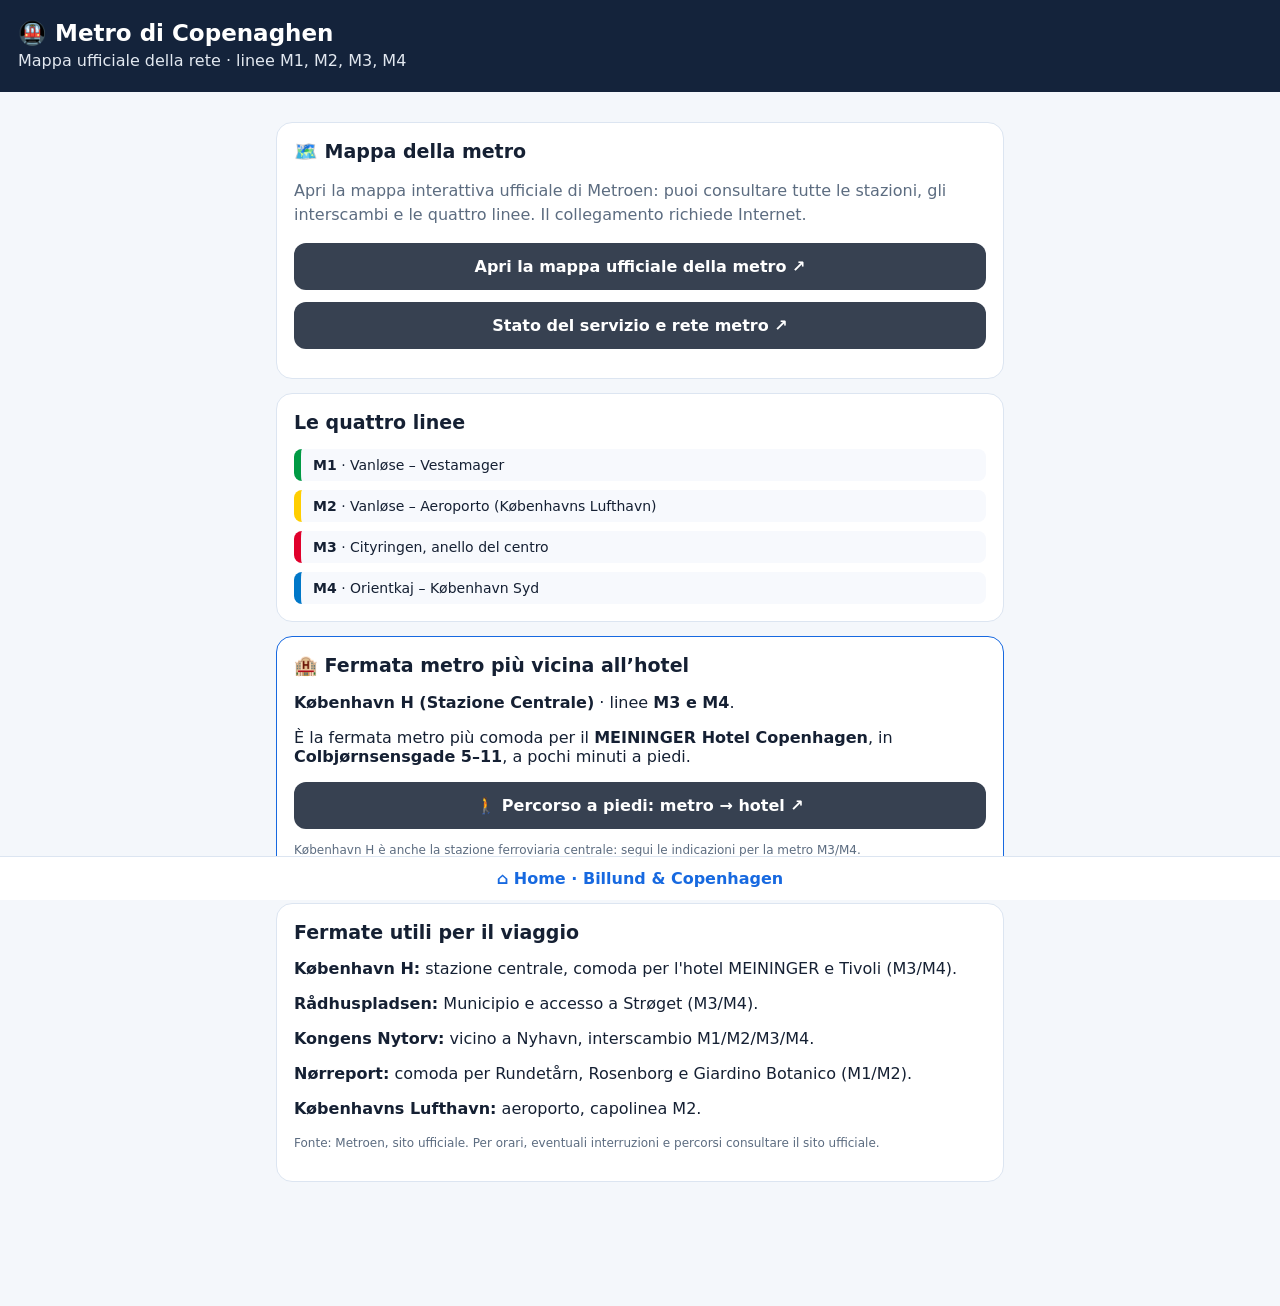
<file: metro_copenaghen.html>
<!doctype html>
<html lang="it"><head><meta charset="utf-8"><meta name="viewport" content="width=device-width,initial-scale=1,viewport-fit=cover"><meta name="color-scheme" content="light"><title>Metro Copenaghen · Billund & Copenhagen</title>
<style>:root{color-scheme:light}*{box-sizing:border-box}body{margin:0;background:#f4f7fb;color:#152033;font-family:system-ui,-apple-system,Segoe UI,Roboto,Arial,sans-serif}.top{background:#fff;padding:18px 16px;border-bottom:1px solid #dce5f1}.wrap{max-width:760px;margin:auto;padding:18px 16px 110px}h1{font-size:23px;margin:8px 0}.muted{color:#5c6c80;line-height:1.5}.card{background:#fff;border:1px solid #dce5f1;border-radius:16px;padding:17px;margin:14px 0}.btn{display:block;background:#1769e0;color:#fff;text-decoration:none;text-align:center;border-radius:12px;padding:14px;font-weight:750;margin:12px 0}.secondary{background:#eaf2ff;color:#1757ad}.lines{display:grid;gap:9px}.line{border-left:7px solid;padding:8px 12px;background:#f7f9fd;border-radius:8px;font-size:14px}.m1{border-color:#009a44}.m2{border-color:#ffce00}.m3{border-color:#e0002b}.m4{border-color:#0077c8}footer{position:fixed;bottom:0;left:0;right:0;background:#fff;border-top:1px solid #dce5f1;padding:12px;text-align:center}footer a{color:#1769e0;text-decoration:none;font-weight:750}</style><style>/* v40 */a.navbtn,a.btn,a.action,.actions a,.actions a.secondary,a.video,button.primary,button.printbtn,.chips button,#refresh{background:#374151!important;color:#fff!important;border-color:#374151!important}</style><style id="unified-page-header">.travel-page-header{background:#14233b!important;color:#fff!important;padding:19px 18px!important;margin:0!important;border:0!important;border-radius:0!important;max-width:none!important}.travel-page-header h1{color:#fff!important;font-size:23px!important;line-height:1.3!important;margin:0!important;font-weight:750!important}.travel-page-header p,.travel-page-header .muted,.travel-page-header div{color:#e2e8f0!important}.travel-page-header p{margin:7px 0 0!important}header.top{background:#14233b!important;color:#fff!important}.travel-page-header+main{padding-top:16px!important}@media print{.travel-page-header{display:none!important}}</style></head><body>
<header class="travel-page-header top"><h1>🚇 Metro di Copenaghen</h1><div class="muted">Mappa ufficiale della rete · linee M1, M2, M3, M4</div></header>
<main class="wrap"><section class="card"><h2 style="margin-top:0;font-size:19px">🗺️ Mappa della metro</h2><p class="muted">Apri la mappa interattiva ufficiale di Metroen: puoi consultare tutte le stazioni, gli interscambi e le quattro linee. Il collegamento richiede Internet.</p><a class="btn" href="https://m.dk/en/plan-your-trip/" target="_blank" rel="noopener noreferrer">Apri la mappa ufficiale della metro ↗</a><a class="btn secondary" href="https://m.dk/en/" target="_blank" rel="noopener noreferrer">Stato del servizio e rete metro ↗</a></section>
<section class="card"><h2 style="margin-top:0;font-size:19px">Le quattro linee</h2><div class="lines"><div class="line m1"><strong>M1</strong> · Vanløse – Vestamager</div><div class="line m2"><strong>M2</strong> · Vanløse – Aeroporto (Københavns Lufthavn)</div><div class="line m3"><strong>M3</strong> · Cityringen, anello del centro</div><div class="line m4"><strong>M4</strong> · Orientkaj – København Syd</div></div></section>
<section class="card" style="border-color:#1769e0"><h2 style="margin-top:0;font-size:19px">🏨 Fermata metro più vicina all’hotel</h2><p><b>København H (Stazione Centrale)</b> · linee <b>M3 e M4</b>.</p><p>È la fermata metro più comoda per il <b>MEININGER Hotel Copenhagen</b>, in <b>Colbjørnsensgade 5–11</b>, a pochi minuti a piedi.</p><a class="btn secondary" href="https://www.google.com/maps/dir/?api=1&origin=K%C3%B8benhavn+H+Metro+Station%2C+Copenhagen&destination=MEININGER+Hotel+Copenhagen%2C+Colbj%C3%B8rnsensgade+5-11%2C+Copenhagen&travelmode=walking" target="_blank" rel="noopener noreferrer">🚶 Percorso a piedi: metro → hotel ↗</a><p class="muted" style="font-size:12px">København H è anche la stazione ferroviaria centrale: segui le indicazioni per la metro M3/M4.</p></section>
<section class="card"><h2 style="margin-top:0;font-size:19px">Fermate utili per il viaggio</h2><p><b>København H:</b> stazione centrale, comoda per l'hotel MEININGER e Tivoli (M3/M4).</p><p><b>Rådhuspladsen:</b> Municipio e accesso a Strøget (M3/M4).</p><p><b>Kongens Nytorv:</b> vicino a Nyhavn, interscambio M1/M2/M3/M4.</p><p><b>Nørreport:</b> comoda per Rundetårn, Rosenborg e Giardino Botanico (M1/M2).</p><p><b>Københavns Lufthavn:</b> aeroporto, capolinea M2.</p><p class="muted" style="font-size:12px">Fonte: Metroen, sito ufficiale. Per orari, eventuali interruzioni e percorsi consultare il sito ufficiale.</p></section></main><footer><a href="index.html">⌂ Home · Billund & Copenhagen</a></footer></body></html>
</file>
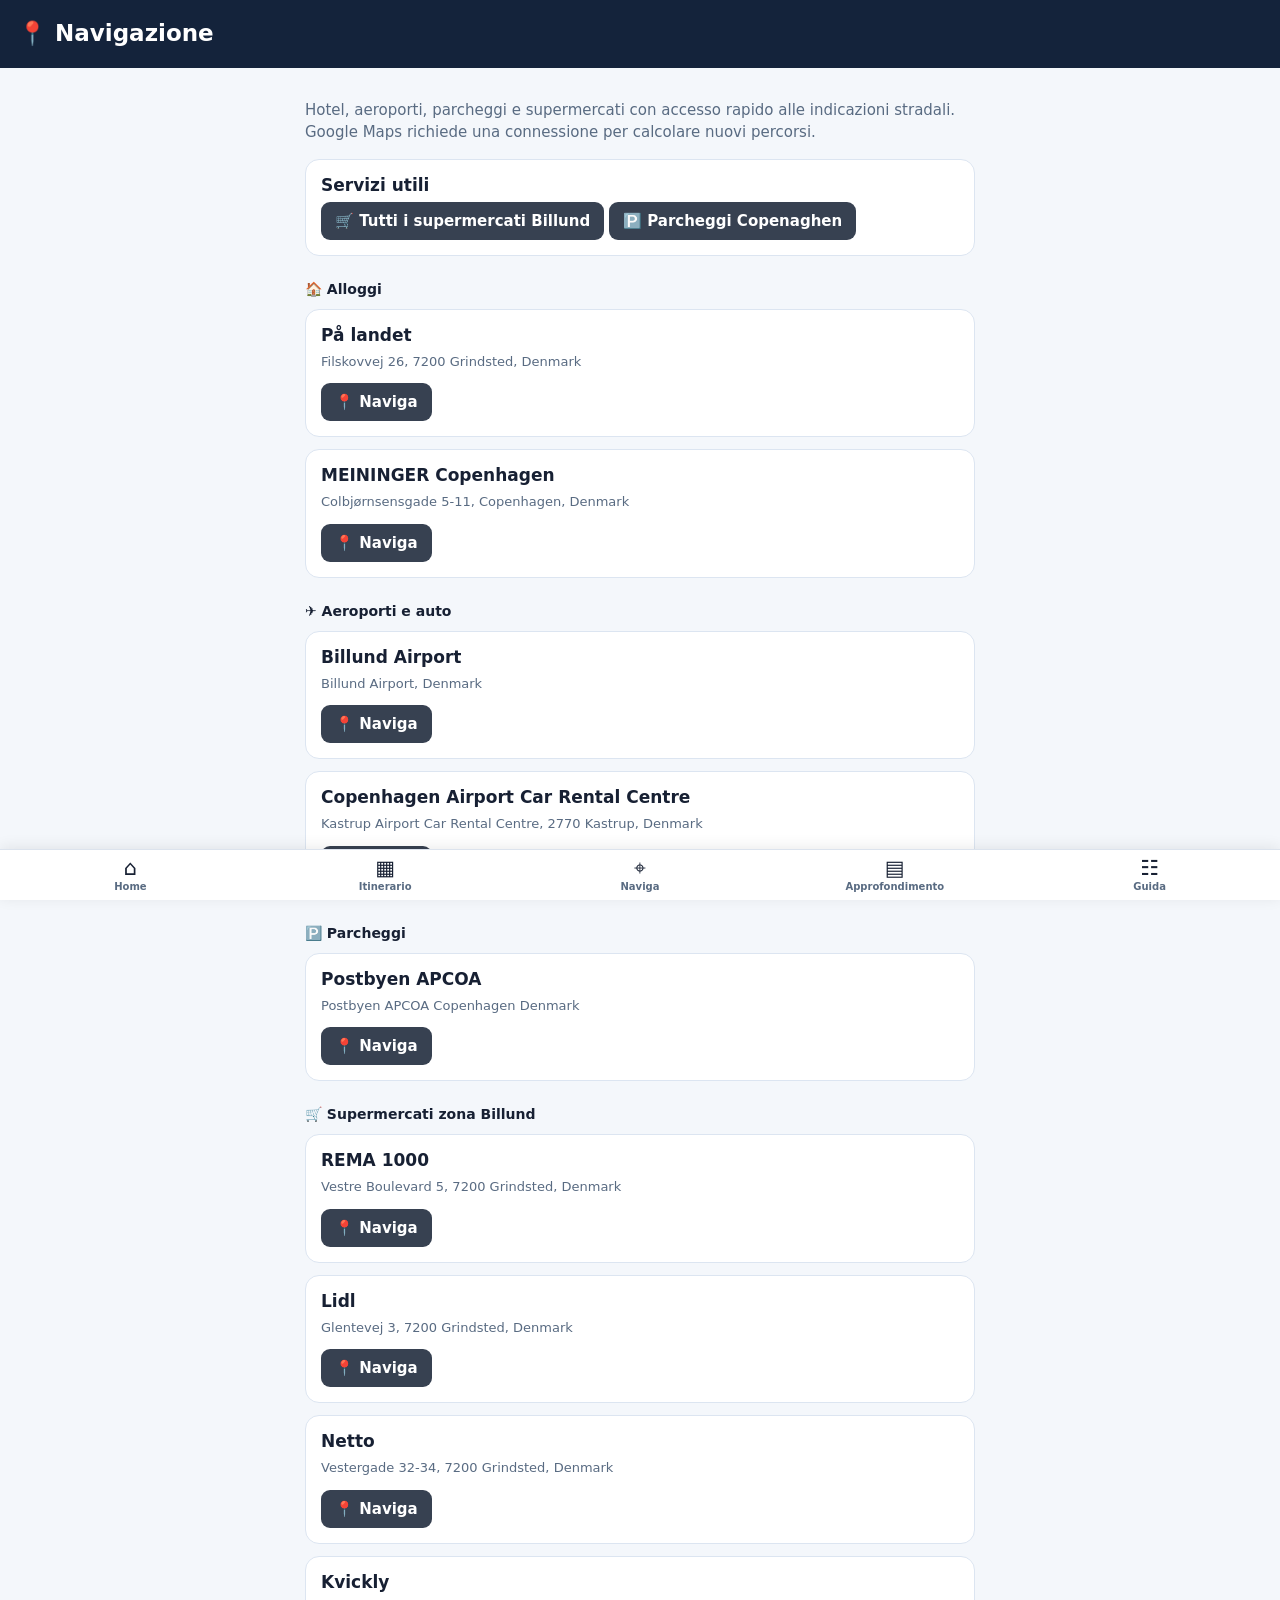
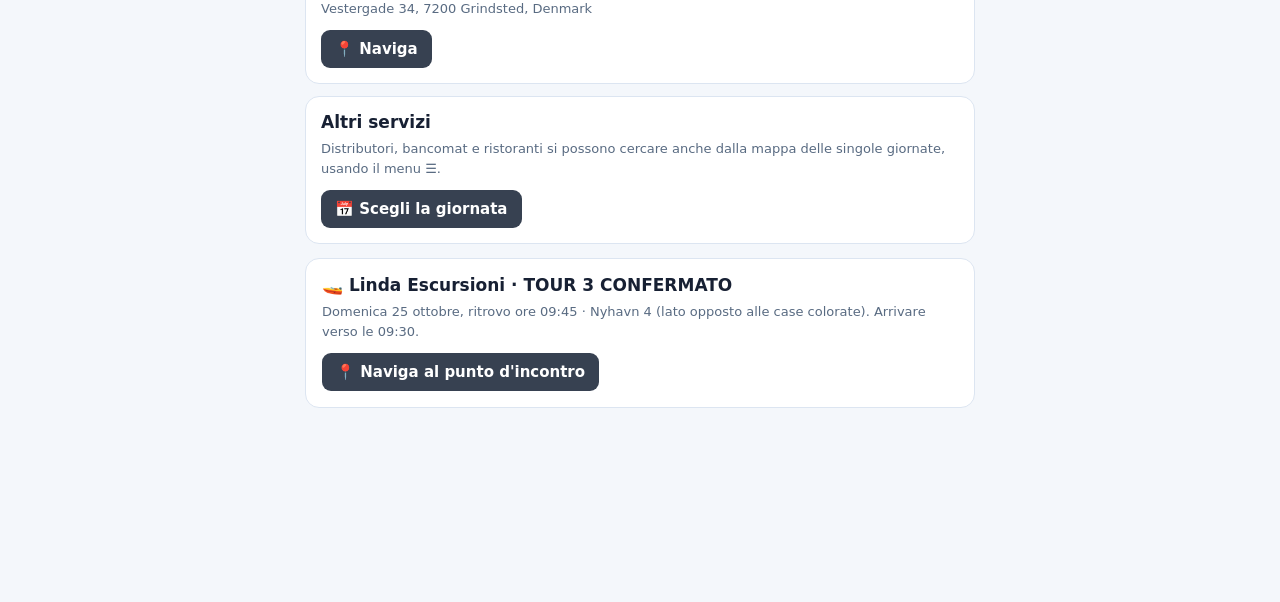
<file: navigazione.html>
<!doctype html><html lang="it"><head><meta charset="utf-8"><meta name="viewport" content="width=device-width,initial-scale=1,viewport-fit=cover"><title>Navigazione · Billund & Copenhagen v40 TEST</title><link rel="stylesheet" href="theme.css"><script defer src="theme.js"></script><style>:root{--bg:#f4f7fb;--ink:#172033;--muted:#596b82}*{box-sizing:border-box}body{margin:0;background:var(--bg);font:15px system-ui,-apple-system,Segoe UI,sans-serif;color:var(--ink)}main{max-width:700px;margin:auto;padding:18px 15px 110px}h1{font-size:25px;margin:8px 0}p{line-height:1.5;color:#596b82}.card{background:white;border:1px solid #dce5f1;border-radius:14px;padding:15px;margin:12px 0}.card h2{font-size:17px;margin:0 0 7px}.card p{margin:4px 0 12px;font-size:13px}.navbtn{display:inline-block;background:#1769e0;color:white!important;text-decoration:none;font-weight:750;padding:10px 14px;border-radius:9px}.back{color:#1769e0;text-decoration:none;font-weight:750}.section{font-size:14px;margin-top:25px}</style><meta name="color-scheme" content="light"><style>html{color-scheme:light!important}html,body{background-color:#f4f7fb}</style><style>/* v40 buttons */a.navbtn,a.btn,a.walkbtn,a.action,.actions a,.actions a.secondary,a.video,button.primary,button.printbtn,.chips button,#refresh{background:#374151!important;color:#fff!important;border-color:#374151!important}</style><style id="unified-page-header">.travel-page-header{background:#14233b!important;color:#fff!important;padding:19px 18px!important;margin:0!important;border:0!important;border-radius:0!important;max-width:none!important}.travel-page-header h1{color:#fff!important;font-size:23px!important;line-height:1.3!important;margin:0!important;font-weight:750!important}.travel-page-header p,.travel-page-header .muted,.travel-page-header div{color:#e2e8f0!important}.travel-page-header p{margin:7px 0 0!important}header.top{background:#14233b!important;color:#fff!important}.travel-page-header+main{padding-top:16px!important}@media print{.travel-page-header{display:none!important}}</style></head><body><header class="travel-page-header"><h1>📍 Navigazione</h1></header><main><p>Hotel, aeroporti, parcheggi e supermercati con accesso rapido alle indicazioni stradali. Google Maps richiede una connessione per calcolare nuovi percorsi.</p><section class="card"><h2>Servizi utili</h2><a class="navbtn" href="supermercati_billund.html">🛒 Tutti i supermercati Billund</a> <a class="navbtn" href="copenhagen_parking.html">🅿️ Parcheggi Copenaghen</a></section><h2 class="section">🏠 Alloggi</h2><section class="card"><h2>På landet</h2><p>Filskovvej 26, 7200 Grindsted, Denmark</p><a class="navbtn" href="https://www.google.com/maps/dir/?api=1&destination=Filskovvej%2026%2C%207200%20Grindsted%2C%20Denmark" target="_blank" rel="noopener">📍 Naviga</a></section><section class="card"><h2>MEININGER Copenhagen</h2><p>Colbjørnsensgade 5-11, Copenhagen, Denmark</p><a class="navbtn" href="https://www.google.com/maps/dir/?api=1&destination=Colbj%C3%B8rnsensgade%205-11%2C%20Copenhagen%2C%20Denmark" target="_blank" rel="noopener">📍 Naviga</a></section><h2 class="section">✈️ Aeroporti e auto</h2><section class="card"><h2>Billund Airport</h2><p>Billund Airport, Denmark</p><a class="navbtn" href="https://www.google.com/maps/dir/?api=1&destination=Billund%20Airport%2C%20Denmark" target="_blank" rel="noopener">📍 Naviga</a></section><section class="card"><h2>Copenhagen Airport Car Rental Centre</h2><p>Kastrup Airport Car Rental Centre, 2770 Kastrup, Denmark</p><a class="navbtn" href="https://www.google.com/maps/dir/?api=1&destination=Kastrup%20Airport%20Car%20Rental%20Centre%2C%202770%20Kastrup%2C%20Denmark" target="_blank" rel="noopener">📍 Naviga</a></section><h2 class="section">🅿️ Parcheggi</h2><section class="card"><h2>Postbyen APCOA</h2><p>Postbyen APCOA Copenhagen Denmark</p><a class="navbtn" href="https://www.google.com/maps/dir/?api=1&destination=Postbyen%20APCOA%20Copenhagen%20Denmark" target="_blank" rel="noopener">📍 Naviga</a></section><h2 class="section">🛒 Supermercati zona Billund</h2><section class="card"><h2>REMA 1000</h2><p>Vestre Boulevard 5, 7200 Grindsted, Denmark</p><a class="navbtn" href="https://www.google.com/maps/dir/?api=1&destination=Vestre%20Boulevard%205%2C%207200%20Grindsted%2C%20Denmark" target="_blank" rel="noopener">📍 Naviga</a></section><section class="card"><h2>Lidl</h2><p>Glentevej 3, 7200 Grindsted, Denmark</p><a class="navbtn" href="https://www.google.com/maps/dir/?api=1&destination=Glentevej%203%2C%207200%20Grindsted%2C%20Denmark" target="_blank" rel="noopener">📍 Naviga</a></section><section class="card"><h2>Netto</h2><p>Vestergade 32-34, 7200 Grindsted, Denmark</p><a class="navbtn" href="https://www.google.com/maps/dir/?api=1&destination=Vestergade%2032-34%2C%207200%20Grindsted%2C%20Denmark" target="_blank" rel="noopener">📍 Naviga</a></section><section class="card"><h2>Kvickly</h2><p>Vestergade 34, 7200 Grindsted, Denmark</p><a class="navbtn" href="https://www.google.com/maps/dir/?api=1&destination=Vestergade%2034%2C%207200%20Grindsted%2C%20Denmark" target="_blank" rel="noopener">📍 Naviga</a></section><section class="card"><h2>Altri servizi</h2><p>Distributori, bancomat e ristoranti si possono cercare anche dalla mappa delle singole giornate, usando il menu ☰.</p><a class="navbtn" href="index.html#giornate">📅 Scegli la giornata</a></section><section class="card" style="margin:14px auto;padding:16px"><h2>🚤 Linda Escursioni · TOUR 3 CONFERMATO</h2><p>Domenica 25 ottobre, ritrovo ore 09:45 · Nyhavn 4 (lato opposto alle case colorate). Arrivare verso le 09:30.</p><a class="navbtn" style="background:#1769e0;color:white" href="https://www.google.com/maps/dir/?api=1&amp;destination=Nyhavn%204%2C%20Copenhagen%2C%20Denmark&amp;travelmode=walking">📍 Naviga al punto d'incontro</a></section></main></body></html>
</file>
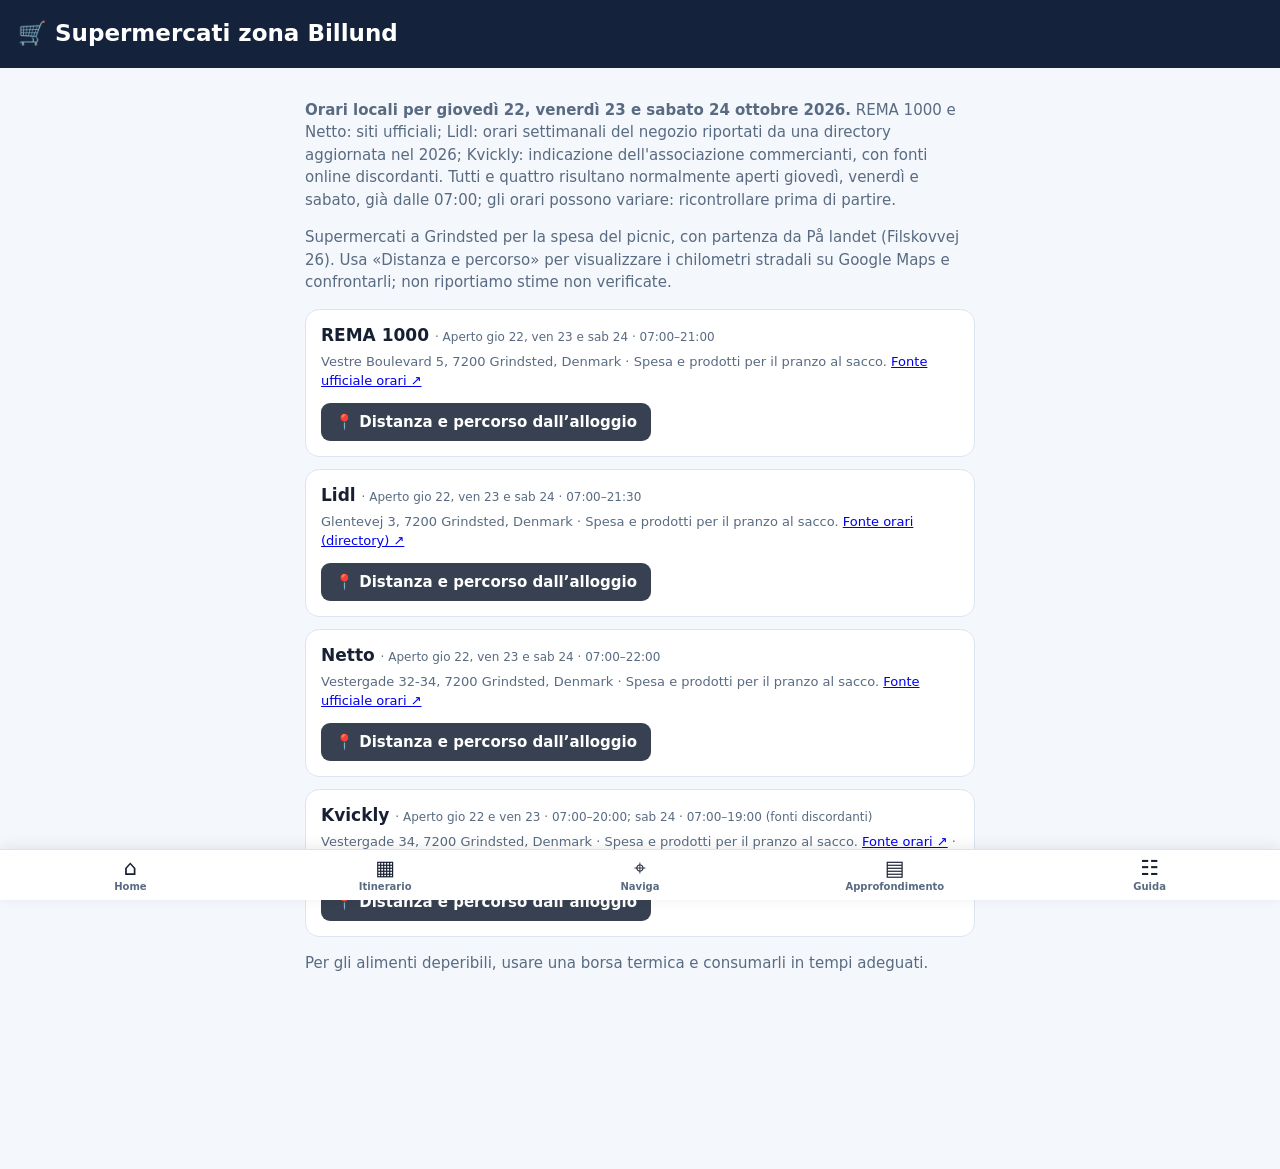
<file: supermercati_billund.html>
<!DOCTYPE html>
<html lang="it"><head><meta charset="utf-8"/><meta content="width=device-width,initial-scale=1,viewport-fit=cover" name="viewport"/><title>Supermercati zona Billund · Billund &amp; Copenhagen v40 TEST</title><link href="theme.css" rel="stylesheet"/><script defer="" src="theme.js"></script><style>:root{--bg:#f4f7fb;--ink:#172033;--muted:#596b82}*{box-sizing:border-box}body{margin:0;background:var(--bg);font:15px system-ui,-apple-system,Segoe UI,sans-serif;color:var(--ink)}main{max-width:700px;margin:auto;padding:18px 15px 110px}h1{font-size:25px;margin:8px 0}p{line-height:1.5;color:#596b82}.card{background:white;border:1px solid #dce5f1;border-radius:14px;padding:15px;margin:12px 0}.card h2{font-size:17px;margin:0 0 7px}.card p{margin:4px 0 12px;font-size:13px}.navbtn{display:inline-block;background:#1769e0;color:white!important;text-decoration:none;font-weight:750;padding:10px 14px;border-radius:9px}.back{color:#1769e0;text-decoration:none;font-weight:750}.section{font-size:14px;margin-top:25px}</style><meta name="color-scheme" content="light"><style>html{color-scheme:light!important}html,body{background-color:#f4f7fb}</style><style>/* v40 buttons */a.navbtn,a.btn,a.walkbtn,a.action,.actions a,.actions a.secondary,a.video,button.primary,button.printbtn,.chips button,#refresh{background:#374151!important;color:#fff!important;border-color:#374151!important}</style><style id="unified-page-header">.travel-page-header{background:#14233b!important;color:#fff!important;padding:19px 18px!important;margin:0!important;border:0!important;border-radius:0!important;max-width:none!important}.travel-page-header h1{color:#fff!important;font-size:23px!important;line-height:1.3!important;margin:0!important;font-weight:750!important}.travel-page-header p,.travel-page-header .muted,.travel-page-header div{color:#e2e8f0!important}.travel-page-header p{margin:7px 0 0!important}header.top{background:#14233b!important;color:#fff!important}.travel-page-header+main{padding-top:16px!important}@media print{.travel-page-header{display:none!important}}</style></head><body><header class="travel-page-header"><h1>🛒 Supermercati zona Billund</h1></header><main><p><strong>Orari locali per giovedì 22, venerdì 23 e sabato 24 ottobre 2026.</strong> REMA 1000 e Netto: siti ufficiali; Lidl: orari settimanali del negozio riportati da una directory aggiornata nel 2026; Kvickly: indicazione dell'associazione commercianti, con fonti online discordanti. Tutti e quattro risultano normalmente aperti giovedì, venerdì e sabato, già dalle 07:00; gli orari possono variare: ricontrollare prima di partire.</p><p>Supermercati a Grindsted per la spesa del picnic, con partenza da På landet (Filskovvej 26). Usa «Distanza e percorso» per visualizzare i chilometri stradali su Google Maps e confrontarli; non riportiamo stime non verificate.</p><section class="card"><h2>REMA 1000 <small style="font-size:12px;color:#596b82;font-weight:500">· Aperto gio 22, ven 23 e sab 24 · 07:00–21:00</small></h2><p>Vestre Boulevard 5, 7200 Grindsted, Denmark · Spesa e prodotti per il pranzo al sacco. <a href="https://rema1000.dk/find-butik-og-abningstider/719/" target="_blank" rel="noopener">Fonte ufficiale orari ↗</a></p><a class="navbtn" href="https://www.google.com/maps/dir/?api=1&amp;origin=Filskovvej%2026%2C%207200%20Grindsted%2C%20Denmark&amp;destination=Vestre%20Boulevard%205%2C%207200%20Grindsted%2C%20Denmark&amp;travelmode=driving" rel="noopener" target="_blank">📍 Distanza e percorso dall’alloggio</a></section><section class="card"><h2>Lidl <small style="font-size:12px;color:#596b82;font-weight:500">· Aperto gio 22, ven 23 e sab 24 · 07:00–21:30</small></h2><p>Glentevej 3, 7200 Grindsted, Denmark · Spesa e prodotti per il pranzo al sacco. <a href="https://find-aaben.dk/grindsted/lidl-38725" target="_blank" rel="noopener">Fonte orari (directory) ↗</a></p><a class="navbtn" href="https://www.google.com/maps/dir/?api=1&amp;origin=Filskovvej%2026%2C%207200%20Grindsted%2C%20Denmark&amp;destination=Glentevej%203%2C%207200%20Grindsted%2C%20Denmark&amp;travelmode=driving" rel="noopener" target="_blank">📍 Distanza e percorso dall’alloggio</a></section><section class="card"><h2>Netto <small style="font-size:12px;color:#596b82;font-weight:500">· Aperto gio 22, ven 23 e sab 24 · 07:00–22:00</small></h2><p>Vestergade 32-34, 7200 Grindsted, Denmark · Spesa e prodotti per il pranzo al sacco. <a href="https://netto.dk/butikker/grindsted/vestergade-32-34/c0988530cd914fc199bdd13f6ee9ee32/" target="_blank" rel="noopener">Fonte ufficiale orari ↗</a></p><a class="navbtn" href="https://www.google.com/maps/dir/?api=1&amp;origin=Filskovvej%2026%2C%207200%20Grindsted%2C%20Denmark&amp;destination=Vestergade%2032-34%2C%207200%20Grindsted%2C%20Denmark&amp;travelmode=driving" rel="noopener" target="_blank">📍 Distanza e percorso dall’alloggio</a></section><section class="card"><h2>Kvickly <small style="font-size:12px;color:#596b82;font-weight:500">· Aperto gio 22 e ven 23 · 07:00–20:00; sab 24 · 07:00–19:00 (fonti discordanti)</small></h2><p>Vestergade 34, 7200 Grindsted, Denmark · Spesa e prodotti per il pranzo al sacco. <a href="https://www.grindstedhandel.dk/medlemmer" target="_blank" rel="noopener">Fonte orari ↗</a> · <a href="https://kvickly.coop.dk/find-butik/kvickly-grindsted/3810/" target="_blank" rel="noopener">Verifica negozio ↗</a></p><a class="navbtn" href="https://www.google.com/maps/dir/?api=1&amp;origin=Filskovvej%2026%2C%207200%20Grindsted%2C%20Denmark&amp;destination=Vestergade%2034%2C%207200%20Grindsted%2C%20Denmark&amp;travelmode=driving" rel="noopener" target="_blank">📍 Distanza e percorso dall’alloggio</a></section><p>Per gli alimenti deperibili, usare una borsa termica e consumarli in tempi adeguati.</p></main></body></html>
</file>
<file: theme.css>
:root{color-scheme:light}html,body{color-scheme:light}/* v27 global navigation, safe areas and contrast */
body{padding-bottom:70px!important}.bottom-nav{position:fixed;bottom:0;left:0;right:0;z-index:5000;background:#fff;border-top:1px solid #dce3ed;display:flex;justify-content:space-around;padding:7px 3px max(8px,env(safe-area-inset-bottom));box-shadow:0 -2px 14px #00000015}.bottom-nav a{color:#172033!important;text-decoration:none!important;display:flex;flex-direction:column;align-items:center;gap:1px;font-size:21px;flex:1;line-height:1.1}.bottom-nav a span{font-size:10px;color:#596b82!important;font-weight:750}@media print{.bottom-nav{display:none!important}body{padding-bottom:0!important}}


/* v32: consistently legible action buttons on white cards */
a.navbtn,a.action,a[href].navbtn,button.primary,.actions a{color:#fff!important}a.navbtn:visited,a.action:visited{color:#fff!important}.bottom-nav a{color:#172033!important}.bottom-nav a span{color:#596b82!important}

/* v40 unified actionable controls, excluding navigation, plain links and tiles */
a.navbtn,a.btn,a.walkbtn,a.guidebtn,a.action,.actions a,.actions a.secondary,button.primary,button.printbtn,.chips button,#refresh{background:#374151!important;color:#fff!important;border-color:#374151!important}
</file>
